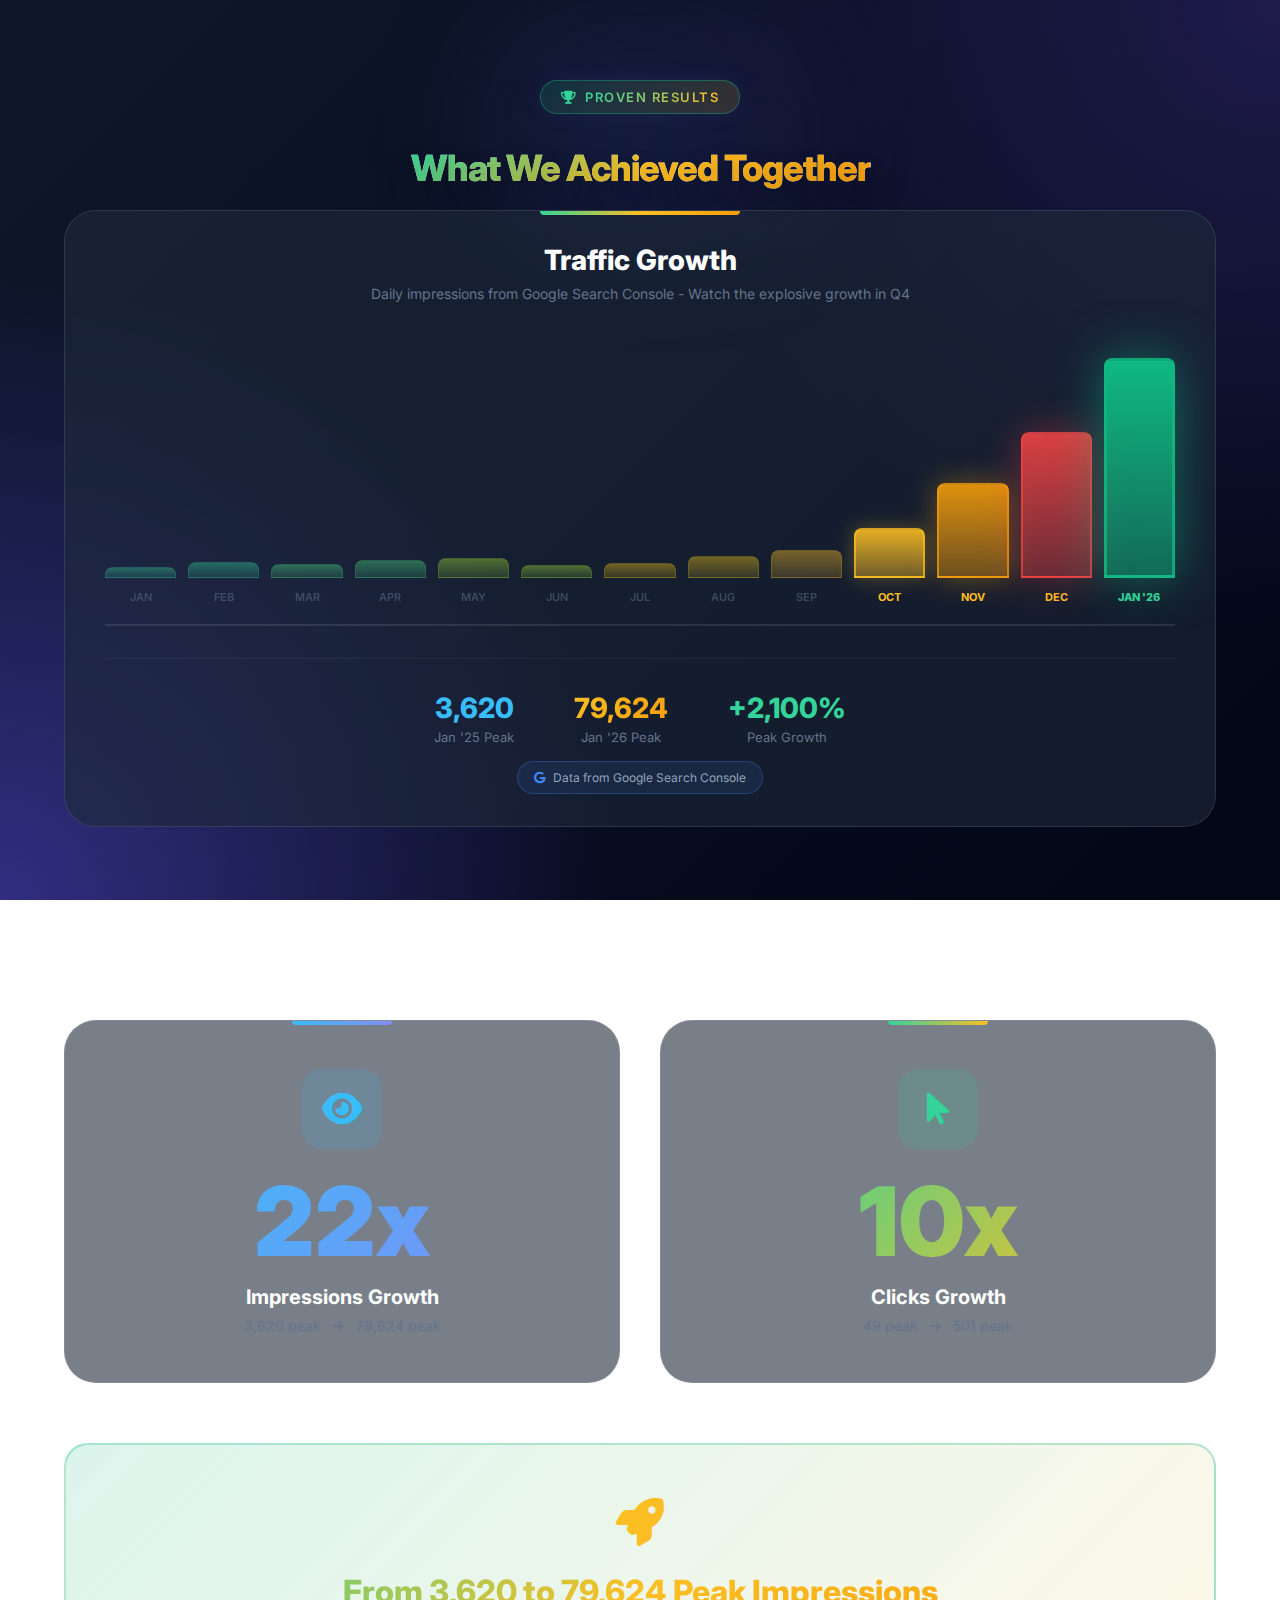
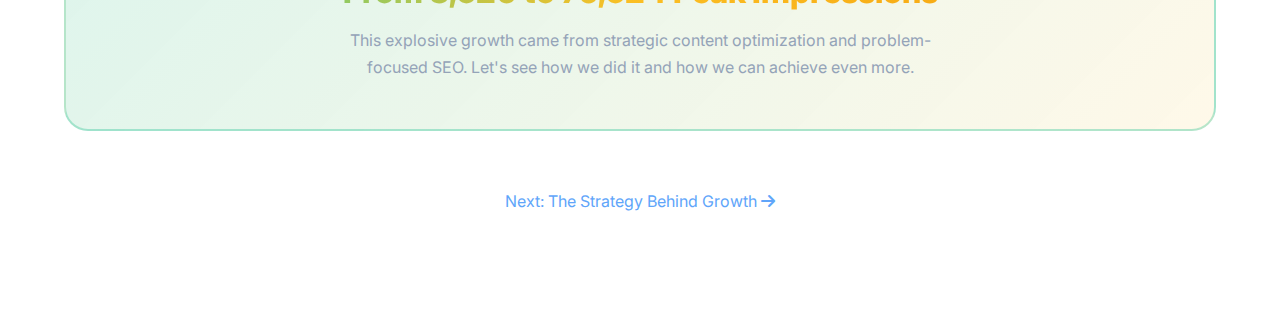
<file: index.html>
<!DOCTYPE html>
<html lang="en">
<head>
    <meta charset="UTF-8">
    <meta name="viewport" content="width=device-width, initial-scale=1.0">
    <meta name="robots" content="noindex, nofollow">
    <title>Our Results: 22x Traffic Growth | VSquare Domain Intelligence</title>
    <link href="https://fonts.googleapis.com/css2?family=Inter:wght@300;400;500;600;700;800;900&display=swap" rel="stylesheet">
    <link rel="stylesheet" href="https://cdnjs.cloudflare.com/ajax/libs/font-awesome/6.4.0/css/all.min.css">
    <link rel="stylesheet" href="styles.css">
    <style>
        /* First Screen Container */
        .first-screen {
            min-height: 100vh;
            box-sizing: border-box;
        }

        /* Big Number Display */
        .big-number-section {
            display: grid;
            grid-template-columns: 1fr 1fr;
            gap: 40px;
            margin-bottom: 60px;
        }

        .big-number-card {
            background: rgba(30, 41, 59, 0.6);
            border: 1px solid rgba(255, 255, 255, 0.1);
            border-radius: 32px;
            padding: 48px 40px;
            text-align: center;
            position: relative;
            overflow: hidden;
            transition: all 0.3s ease;
        }

        .big-number-card:hover {
            transform: translateY(-4px);
            border-color: rgba(255, 255, 255, 0.2);
        }

        .big-number-card::before {
            content: '';
            position: absolute;
            top: 0;
            left: 50%;
            transform: translateX(-50%);
            width: 100px;
            height: 4px;
            border-radius: 0 0 4px 4px;
        }

        .big-number-card.impressions::before {
            background: linear-gradient(90deg, #38bdf8, #818cf8);
        }

        .big-number-card.clicks::before {
            background: linear-gradient(90deg, #34d399, #fbbf24);
        }

        .card-icon {
            width: 80px;
            height: 80px;
            margin: 0 auto 24px;
            border-radius: 20px;
            display: flex;
            align-items: center;
            justify-content: center;
            font-size: 36px;
        }

        .impressions .card-icon {
            background: rgba(56, 189, 248, 0.15);
            color: #38bdf8;
        }

        .clicks .card-icon {
            background: rgba(52, 211, 153, 0.15);
            color: #34d399;
        }

        .big-number {
            font-size: 96px;
            font-weight: 900;
            line-height: 1;
            margin-bottom: 16px;
        }

        .impressions .big-number {
            background: linear-gradient(135deg, #38bdf8 0%, #818cf8 100%);
            -webkit-background-clip: text;
            -webkit-text-fill-color: transparent;
        }

        .clicks .big-number {
            background: linear-gradient(135deg, #34d399 0%, #fbbf24 100%);
            -webkit-background-clip: text;
            -webkit-text-fill-color: transparent;
        }

        .big-number-label {
            font-size: 20px;
            font-weight: 700;
            color: white;
            margin-bottom: 8px;
        }

        .big-number-sub {
            font-size: 14px;
            color: #64748b;
        }

        /* Traffic Growth Section */
        .traffic-growth {
            background: rgba(30, 41, 59, 0.6);
            border: 1px solid rgba(255, 255, 255, 0.1);
            border-radius: 32px;
            padding: 32px 40px;
            position: relative;
            overflow: hidden;
        }

        .traffic-growth::before {
            content: '';
            position: absolute;
            top: 0;
            left: 50%;
            transform: translateX(-50%);
            width: 200px;
            height: 4px;
            background: linear-gradient(90deg, #34d399, #fbbf24, #f59e0b);
            border-radius: 0 0 4px 4px;
        }

        .traffic-title {
            text-align: center;
            margin-bottom: 24px;
        }

        .traffic-title h2 {
            font-size: 28px;
            font-weight: 800;
            color: white;
            margin-bottom: 8px;
        }

        .traffic-title p {
            font-size: 14px;
            color: #64748b;
        }

        /* Monthly Traffic Chart - Fixed Height */
        .monthly-chart {
            display: flex;
            align-items: flex-end;
            justify-content: space-between;
            gap: 12px;
            height: 300px;
            padding: 20px 0;
            border-bottom: 2px solid rgba(255, 255, 255, 0.1);
            position: relative;
        }

        .month-bar-container {
            flex: 1;
            display: flex;
            flex-direction: column;
            align-items: center;
            gap: 12px;
        }

        .month-bar-wrapper {
            height: 250px;
            display: flex;
            align-items: flex-end;
            width: 100%;
        }

        .month-bar {
            width: 100%;
            border-radius: 8px 8px 0 0;
            position: relative;
            transition: all 0.3s ease;
            cursor: pointer;
        }

        .month-bar:hover {
            filter: brightness(1.2);
            transform: scaleY(1.02);
            transform-origin: bottom;
        }

        /* Heights based on PEAK data - scaled proportionally to max 79,624 */
        /* Jan 2025: 3,620 peak -> 4.5% */
        .month-bar[data-month="1"] { height: 11px; background: linear-gradient(180deg, rgba(52, 211, 153, 0.8), rgba(52, 211, 153, 0.3)); border: 1px solid rgba(52, 211, 153, 0.5); }
        /* Feb 2025: 5,016 peak -> 6.3% */
        .month-bar[data-month="2"] { height: 16px; background: linear-gradient(180deg, rgba(52, 211, 153, 0.8), rgba(52, 211, 153, 0.3)); border: 1px solid rgba(52, 211, 153, 0.5); }
        /* Mar 2025: 4,535 peak -> 5.7% */
        .month-bar[data-month="3"] { height: 14px; background: linear-gradient(180deg, rgba(74, 222, 128, 0.8), rgba(74, 222, 128, 0.3)); border: 1px solid rgba(74, 222, 128, 0.5); }
        /* Apr 2025: 5,728 peak -> 7.2% */
        .month-bar[data-month="4"] { height: 18px; background: linear-gradient(180deg, rgba(74, 222, 128, 0.8), rgba(74, 222, 128, 0.3)); border: 1px solid rgba(74, 222, 128, 0.5); }
        /* May 2025: 6,259 peak -> 7.9% */
        .month-bar[data-month="5"] { height: 20px; background: linear-gradient(180deg, rgba(163, 230, 53, 0.8), rgba(163, 230, 53, 0.3)); border: 1px solid rgba(163, 230, 53, 0.5); }
        /* Jun 2025: 4,083 peak -> 5.1% */
        .month-bar[data-month="6"] { height: 13px; background: linear-gradient(180deg, rgba(163, 230, 53, 0.8), rgba(163, 230, 53, 0.3)); border: 1px solid rgba(163, 230, 53, 0.5); }
        /* Jul 2025: 4,819 peak -> 6.1% */
        .month-bar[data-month="7"] { height: 15px; background: linear-gradient(180deg, rgba(250, 204, 21, 0.8), rgba(250, 204, 21, 0.3)); border: 1px solid rgba(250, 204, 21, 0.5); }
        /* Aug 2025: 7,044 peak -> 8.8% */
        .month-bar[data-month="8"] { height: 22px; background: linear-gradient(180deg, rgba(250, 204, 21, 0.8), rgba(250, 204, 21, 0.3)); border: 1px solid rgba(250, 204, 21, 0.5); }
        /* Sep 2025: 9,059 peak -> 11.4% */
        .month-bar[data-month="9"] { height: 28px; background: linear-gradient(180deg, rgba(251, 191, 36, 0.85), rgba(251, 191, 36, 0.35)); border: 1px solid rgba(251, 191, 36, 0.6); }
        /* Oct 2025: 16,035 peak -> 20.1% */
        .month-bar[data-month="10"] { height: 50px; background: linear-gradient(180deg, rgba(251, 191, 36, 0.9), rgba(251, 191, 36, 0.4)); border: 2px solid rgba(251, 191, 36, 0.7); box-shadow: 0 0 20px rgba(251, 191, 36, 0.3); }
        /* Nov 2025: 30,094 peak -> 37.8% */
        .month-bar[data-month="11"] { height: 95px; background: linear-gradient(180deg, rgba(245, 158, 11, 0.9), rgba(245, 158, 11, 0.4)); border: 2px solid rgba(245, 158, 11, 0.7); box-shadow: 0 0 30px rgba(245, 158, 11, 0.4); }
        /* Dec 2025: 46,645 peak -> 58.6% */
        .month-bar[data-month="12"] { height: 146px; background: linear-gradient(180deg, rgba(239, 68, 68, 0.9), rgba(239, 68, 68, 0.4)); border: 2px solid rgba(239, 68, 68, 0.7); box-shadow: 0 0 40px rgba(239, 68, 68, 0.4); }
        /* Jan 2026: 79,624 peak -> 100% */
        .month-bar[data-month="13"] { height: 220px; background: linear-gradient(180deg, rgba(16, 185, 129, 1), rgba(16, 185, 129, 0.5)); border: 3px solid rgba(16, 185, 129, 0.8); box-shadow: 0 0 50px rgba(16, 185, 129, 0.5); animation: currentPulse 2s ease-in-out infinite; }

        @keyframes currentPulse {
            0%, 100% { box-shadow: 0 0 30px rgba(16, 185, 129, 0.5); }
            50% { box-shadow: 0 0 60px rgba(16, 185, 129, 0.7); }
        }

        .month-label {
            font-size: 11px;
            font-weight: 600;
            color: #64748b;
            text-transform: uppercase;
        }

        .month-label.highlight {
            color: #fbbf24;
            font-weight: 700;
        }

        .month-label.current {
            color: #34d399;
            font-weight: 800;
        }

        /* Dim earlier months to highlight growth period */
        .month-bar-container:nth-child(-n+9) {
            opacity: 0.5;
        }

        /* Highlight growth period (Oct, Nov, Dec, Jan) */
        .month-bar-container:nth-child(n+10) {
            opacity: 1;
        }

        .month-bar-container {
            position: relative;
            z-index: 1;
        }


        /* Tooltip for bar click */
        .bar-tooltip {
            position: absolute;
            bottom: calc(100% + 10px);
            left: 50%;
            transform: translateX(-50%);
            background: rgba(15, 23, 42, 0.95);
            border: 1px solid rgba(255, 255, 255, 0.2);
            border-radius: 12px;
            padding: 12px 16px;
            min-width: 140px;
            opacity: 0;
            visibility: hidden;
            transition: all 0.2s ease;
            z-index: 100;
            box-shadow: 0 10px 40px rgba(0, 0, 0, 0.4);
        }

        .bar-tooltip.active {
            opacity: 1;
            visibility: visible;
        }

        .bar-tooltip::after {
            content: '';
            position: absolute;
            top: 100%;
            left: 50%;
            transform: translateX(-50%);
            border: 8px solid transparent;
            border-top-color: rgba(15, 23, 42, 0.95);
        }

        .tooltip-title {
            font-size: 12px;
            font-weight: 700;
            color: white;
            margin-bottom: 8px;
            text-align: center;
        }

        .tooltip-row {
            display: flex;
            justify-content: space-between;
            align-items: center;
            margin-bottom: 6px;
        }

        .tooltip-row:last-child {
            margin-bottom: 0;
        }

        .tooltip-label {
            font-size: 11px;
            color: #94a3b8;
        }

        .tooltip-value {
            font-size: 12px;
            font-weight: 700;
        }

        .tooltip-value.impressions {
            color: #38bdf8;
        }

        .tooltip-value.clicks {
            color: #34d399;
        }

        .month-bar-wrapper {
            position: relative;
        }

        /* Key Stats Row */
        .stats-row {
            display: flex;
            justify-content: center;
            gap: 60px;
            margin-top: 32px;
            padding-top: 32px;
            border-top: 1px solid rgba(255, 255, 255, 0.05);
        }

        .stat-item {
            text-align: center;
        }

        .stat-value {
            font-size: 28px;
            font-weight: 800;
            margin-bottom: 4px;
        }

        .stat-value.blue { color: #38bdf8; }
        .stat-value.green { color: #34d399; }
        .stat-value.gold {
            background: linear-gradient(135deg, #fbbf24, #f59e0b);
            -webkit-background-clip: text;
            -webkit-text-fill-color: transparent;
        }

        .stat-label {
            font-size: 13px;
            color: #64748b;
        }

        /* Data Source */
        .data-source {
            text-align: center;
            margin-top: 16px;
        }

        .data-source span {
            display: inline-flex;
            align-items: center;
            gap: 8px;
            padding: 8px 16px;
            background: rgba(66, 133, 244, 0.1);
            border: 1px solid rgba(66, 133, 244, 0.3);
            border-radius: 20px;
            font-size: 12px;
            color: #94a3b8;
        }

        .data-source i { color: #4285f4; }

        /* Final Statement */
        .final-statement {
            background: linear-gradient(135deg, rgba(16, 185, 129, 0.15) 0%, rgba(251, 191, 36, 0.1) 100%);
            border: 2px solid rgba(16, 185, 129, 0.3);
            border-radius: 24px;
            padding: 48px;
            text-align: center;
            margin-bottom: 60px;
        }

        .final-statement h3 {
            font-size: 32px;
            font-weight: 800;
            background: linear-gradient(135deg, #34d399 0%, #fbbf24 50%, #f59e0b 100%);
            -webkit-background-clip: text;
            -webkit-text-fill-color: transparent;
            margin-bottom: 16px;
        }

        .final-statement p {
            font-size: 16px;
            color: #94a3b8;
            max-width: 600px;
            margin: 0 auto;
            line-height: 1.7;
        }

        /* Responsive */
        @media (max-width: 1024px) {
            .big-number-section {
                grid-template-columns: 1fr;
                gap: 24px;
            }

            .monthly-chart { gap: 8px; }
            .stats-row { gap: 40px; }
        }

        @media (max-width: 768px) {
            .first-screen {
                min-height: 100vh;
                min-height: 100dvh;
            }

            .container {
                padding: 16px;
            }

            .header h1 {
                font-size: 24px !important;
            }

            .header p {
                font-size: 13px !important;
            }

            .header {
                margin-bottom: 16px !important;
            }

            .big-number-section {
                grid-template-columns: 1fr 1fr;
                gap: 16px;
                margin-bottom: 40px;
            }

            .big-number-card {
                padding: 24px 16px;
            }

            .card-icon {
                width: 56px;
                height: 56px;
                font-size: 24px;
                margin-bottom: 16px;
            }

            .big-number {
                font-size: 56px;
            }

            .big-number-label {
                font-size: 14px;
            }

            .big-number-sub {
                font-size: 11px;
            }

            .traffic-growth {
                padding: 20px 16px;
                border-radius: 20px;
            }

            .traffic-title {
                margin-bottom: 16px;
            }

            .traffic-title h2 {
                font-size: 20px;
            }

            .traffic-title p {
                font-size: 12px;
            }

            .monthly-chart {
                gap: 4px;
                height: 200px;
            }

            .bar-tooltip {
                min-width: 120px;
                padding: 10px 12px;
            }

            .tooltip-title {
                font-size: 11px;
            }

            .tooltip-label,
            .tooltip-value {
                font-size: 10px;
            }

            .month-bar-wrapper {
                height: 160px;
            }

            /* Mobile bar heights - scaled down based on peak values */
            .month-bar[data-month="1"] { height: 7px; }
            .month-bar[data-month="2"] { height: 10px; }
            .month-bar[data-month="3"] { height: 9px; }
            .month-bar[data-month="4"] { height: 11px; }
            .month-bar[data-month="5"] { height: 13px; }
            .month-bar[data-month="6"] { height: 8px; }
            .month-bar[data-month="7"] { height: 10px; }
            .month-bar[data-month="8"] { height: 14px; }
            .month-bar[data-month="9"] { height: 18px; }
            .month-bar[data-month="10"] { height: 32px; }
            .month-bar[data-month="11"] { height: 60px; }
            .month-bar[data-month="12"] { height: 94px; }
            .month-bar[data-month="13"] { height: 140px; }

            .month-bar-container {
                gap: 8px;
            }

            .month-label {
                font-size: 8px;
            }

            .stats-row {
                flex-direction: row;
                gap: 20px;
                margin-top: 20px;
                padding-top: 20px;
            }

            .stat-value {
                font-size: 18px;
            }

            .stat-label {
                font-size: 10px;
            }

            .data-source {
                margin-top: 12px;
            }

            .data-source span {
                font-size: 10px;
                padding: 6px 12px;
            }

            .final-statement {
                padding: 32px 20px;
                margin-bottom: 32px;
            }

            .final-statement h3 {
                font-size: 20px !important;
            }

            .final-statement p {
                font-size: 14px;
            }
        }
    </style>
</head>
<body>
    <div class="container">
        <!-- First Screen - Fits Viewport -->
        <div class="first-screen">
            <!-- Hero Section -->
            <header class="header" style="margin-bottom: 20px;">
                <div class="phase-badge" style="background: linear-gradient(135deg, rgba(16, 185, 129, 0.15), rgba(251, 191, 36, 0.15)); border-color: rgba(16, 185, 129, 0.4);">
                    <i class="fa-solid fa-trophy" style="color: #34d399;"></i>
                    <span style="background: linear-gradient(90deg, #34d399, #fbbf24); -webkit-background-clip: text; -webkit-text-fill-color: transparent;">Proven Results</span>
                </div>

                <h1 style="font-size: 36px; margin-bottom: 8px;">
                    <span style="background: linear-gradient(135deg, #34d399 0%, #fbbf24 50%, #f59e0b 100%); -webkit-background-clip: text; -webkit-text-fill-color: transparent;">What We Achieved Together</span>
                </h1>
            </header>

            <!-- Traffic Growth Section -->
            <div class="traffic-growth">
                <div class="traffic-title">
                    <h2>Traffic Growth</h2>
                    <p>Daily impressions from Google Search Console - Watch the explosive growth in Q4</p>
                </div>

                <div class="monthly-chart">
                    <div class="month-bar-container">
                        <div class="month-bar-wrapper">
                            <div class="month-bar" data-month="1"></div>
                            <div class="bar-tooltip">
                                <div class="tooltip-title">Jan '25 Peak</div>
                                <div class="tooltip-row">
                                    <span class="tooltip-label">Impressions</span>
                                    <span class="tooltip-value impressions">3,620</span>
                                </div>
                                <div class="tooltip-row">
                                    <span class="tooltip-label">Clicks</span>
                                    <span class="tooltip-value clicks">49</span>
                                </div>
                            </div>
                        </div>
                        <div class="month-label">Jan</div>
                    </div>
                    <div class="month-bar-container">
                        <div class="month-bar-wrapper">
                            <div class="month-bar" data-month="2"></div>
                            <div class="bar-tooltip">
                                <div class="tooltip-title">Feb '25 Peak</div>
                                <div class="tooltip-row">
                                    <span class="tooltip-label">Impressions</span>
                                    <span class="tooltip-value impressions">5,016</span>
                                </div>
                                <div class="tooltip-row">
                                    <span class="tooltip-label">Clicks</span>
                                    <span class="tooltip-value clicks">38</span>
                                </div>
                            </div>
                        </div>
                        <div class="month-label">Feb</div>
                    </div>
                    <div class="month-bar-container">
                        <div class="month-bar-wrapper">
                            <div class="month-bar" data-month="3"></div>
                            <div class="bar-tooltip">
                                <div class="tooltip-title">Mar '25 Peak</div>
                                <div class="tooltip-row">
                                    <span class="tooltip-label">Impressions</span>
                                    <span class="tooltip-value impressions">4,535</span>
                                </div>
                                <div class="tooltip-row">
                                    <span class="tooltip-label">Clicks</span>
                                    <span class="tooltip-value clicks">42</span>
                                </div>
                            </div>
                        </div>
                        <div class="month-label">Mar</div>
                    </div>
                    <div class="month-bar-container">
                        <div class="month-bar-wrapper">
                            <div class="month-bar" data-month="4"></div>
                            <div class="bar-tooltip">
                                <div class="tooltip-title">Apr '25 Peak</div>
                                <div class="tooltip-row">
                                    <span class="tooltip-label">Impressions</span>
                                    <span class="tooltip-value impressions">5,728</span>
                                </div>
                                <div class="tooltip-row">
                                    <span class="tooltip-label">Clicks</span>
                                    <span class="tooltip-value clicks">45</span>
                                </div>
                            </div>
                        </div>
                        <div class="month-label">Apr</div>
                    </div>
                    <div class="month-bar-container">
                        <div class="month-bar-wrapper">
                            <div class="month-bar" data-month="5"></div>
                            <div class="bar-tooltip">
                                <div class="tooltip-title">May '25 Peak</div>
                                <div class="tooltip-row">
                                    <span class="tooltip-label">Impressions</span>
                                    <span class="tooltip-value impressions">6,259</span>
                                </div>
                                <div class="tooltip-row">
                                    <span class="tooltip-label">Clicks</span>
                                    <span class="tooltip-value clicks">40</span>
                                </div>
                            </div>
                        </div>
                        <div class="month-label">May</div>
                    </div>
                    <div class="month-bar-container">
                        <div class="month-bar-wrapper">
                            <div class="month-bar" data-month="6"></div>
                            <div class="bar-tooltip">
                                <div class="tooltip-title">Jun '25 Peak</div>
                                <div class="tooltip-row">
                                    <span class="tooltip-label">Impressions</span>
                                    <span class="tooltip-value impressions">4,083</span>
                                </div>
                                <div class="tooltip-row">
                                    <span class="tooltip-label">Clicks</span>
                                    <span class="tooltip-value clicks">33</span>
                                </div>
                            </div>
                        </div>
                        <div class="month-label">Jun</div>
                    </div>
                    <div class="month-bar-container">
                        <div class="month-bar-wrapper">
                            <div class="month-bar" data-month="7"></div>
                            <div class="bar-tooltip">
                                <div class="tooltip-title">Jul '25 Peak</div>
                                <div class="tooltip-row">
                                    <span class="tooltip-label">Impressions</span>
                                    <span class="tooltip-value impressions">4,819</span>
                                </div>
                                <div class="tooltip-row">
                                    <span class="tooltip-label">Clicks</span>
                                    <span class="tooltip-value clicks">35</span>
                                </div>
                            </div>
                        </div>
                        <div class="month-label">Jul</div>
                    </div>
                    <div class="month-bar-container">
                        <div class="month-bar-wrapper">
                            <div class="month-bar" data-month="8"></div>
                            <div class="bar-tooltip">
                                <div class="tooltip-title">Aug '25 Peak</div>
                                <div class="tooltip-row">
                                    <span class="tooltip-label">Impressions</span>
                                    <span class="tooltip-value impressions">7,044</span>
                                </div>
                                <div class="tooltip-row">
                                    <span class="tooltip-label">Clicks</span>
                                    <span class="tooltip-value clicks">46</span>
                                </div>
                            </div>
                        </div>
                        <div class="month-label">Aug</div>
                    </div>
                    <div class="month-bar-container">
                        <div class="month-bar-wrapper">
                            <div class="month-bar" data-month="9"></div>
                            <div class="bar-tooltip">
                                <div class="tooltip-title">Sep '25 Peak</div>
                                <div class="tooltip-row">
                                    <span class="tooltip-label">Impressions</span>
                                    <span class="tooltip-value impressions">9,059</span>
                                </div>
                                <div class="tooltip-row">
                                    <span class="tooltip-label">Clicks</span>
                                    <span class="tooltip-value clicks">82</span>
                                </div>
                            </div>
                        </div>
                        <div class="month-label">Sep</div>
                    </div>
                    <div class="month-bar-container">
                        <div class="month-bar-wrapper">
                            <div class="month-bar" data-month="10"></div>
                            <div class="bar-tooltip">
                                <div class="tooltip-title">Oct '25 Peak</div>
                                <div class="tooltip-row">
                                    <span class="tooltip-label">Impressions</span>
                                    <span class="tooltip-value impressions">16,035</span>
                                </div>
                                <div class="tooltip-row">
                                    <span class="tooltip-label">Clicks</span>
                                    <span class="tooltip-value clicks">122</span>
                                </div>
                            </div>
                        </div>
                        <div class="month-label highlight">Oct</div>
                    </div>
                    <div class="month-bar-container">
                        <div class="month-bar-wrapper">
                            <div class="month-bar" data-month="11"></div>
                            <div class="bar-tooltip">
                                <div class="tooltip-title">Nov '25 Peak</div>
                                <div class="tooltip-row">
                                    <span class="tooltip-label">Impressions</span>
                                    <span class="tooltip-value impressions">30,094</span>
                                </div>
                                <div class="tooltip-row">
                                    <span class="tooltip-label">Clicks</span>
                                    <span class="tooltip-value clicks">223</span>
                                </div>
                            </div>
                        </div>
                        <div class="month-label highlight">Nov</div>
                    </div>
                    <div class="month-bar-container">
                        <div class="month-bar-wrapper">
                            <div class="month-bar" data-month="12"></div>
                            <div class="bar-tooltip">
                                <div class="tooltip-title">Dec '25 Peak</div>
                                <div class="tooltip-row">
                                    <span class="tooltip-label">Impressions</span>
                                    <span class="tooltip-value impressions">46,645</span>
                                </div>
                                <div class="tooltip-row">
                                    <span class="tooltip-label">Clicks</span>
                                    <span class="tooltip-value clicks">315</span>
                                </div>
                            </div>
                        </div>
                        <div class="month-label highlight">Dec</div>
                    </div>
                    <div class="month-bar-container">
                        <div class="month-bar-wrapper">
                            <div class="month-bar" data-month="13"></div>
                            <div class="bar-tooltip">
                                <div class="tooltip-title">Jan '26 Peak</div>
                                <div class="tooltip-row">
                                    <span class="tooltip-label">Impressions</span>
                                    <span class="tooltip-value impressions">79,624</span>
                                </div>
                                <div class="tooltip-row">
                                    <span class="tooltip-label">Clicks</span>
                                    <span class="tooltip-value clicks">501</span>
                                </div>
                            </div>
                        </div>
                        <div class="month-label current">Jan '26</div>
                    </div>
                </div>

                <div class="stats-row">
                    <div class="stat-item">
                        <div class="stat-value blue">3,620</div>
                        <div class="stat-label">Jan '25 Peak</div>
                    </div>
                    <div class="stat-item">
                        <div class="stat-value gold">79,624</div>
                        <div class="stat-label">Jan '26 Peak</div>
                    </div>
                    <div class="stat-item">
                        <div class="stat-value green">+2,100%</div>
                        <div class="stat-label">Peak Growth</div>
                    </div>
                </div>

                <div class="data-source">
                    <span><i class="fa-brands fa-google"></i> Data from Google Search Console</span>
                </div>
            </div>
        </div>
        <!-- End First Screen -->

        <!-- Below the Fold - Scroll to see -->
        <!-- Big Numbers Section -->
        <div class="big-number-section" style="margin-top: 40px;">
            <div class="big-number-card impressions">
                <div class="card-icon">
                    <i class="fa-solid fa-eye"></i>
                </div>
                <div class="big-number">22x</div>
                <div class="big-number-label">Impressions Growth</div>
                <div class="big-number-sub">3,620 peak <i class="fa-solid fa-arrow-right" style="margin: 0 8px; font-size: 12px;"></i> 79,624 peak</div>
            </div>

            <div class="big-number-card clicks">
                <div class="card-icon">
                    <i class="fa-solid fa-mouse-pointer"></i>
                </div>
                <div class="big-number">10x</div>
                <div class="big-number-label">Clicks Growth</div>
                <div class="big-number-sub">49 peak <i class="fa-solid fa-arrow-right" style="margin: 0 8px; font-size: 12px;"></i> 501 peak</div>
            </div>
        </div>

        <!-- Final Statement -->
        <div class="final-statement">
            <div style="font-size: 48px; margin-bottom: 20px;">
                <i class="fa-solid fa-rocket" style="color: #fbbf24;"></i>
            </div>
            <h3>From 3,620 to 79,624 Peak Impressions</h3>
            <p>This explosive growth came from strategic content optimization and problem-focused SEO. Let's see how we did it and how we can achieve even more.</p>
        </div>

        <!-- Next Page Link -->
        <div style="text-align: center; margin: 40px 0;">
            <a href="1.traffic-knowledge-graph.html" style="color: #60a5fa; font-size: 16px; text-decoration: none;">
                Next: The Strategy Behind Growth <i class="fa-solid fa-arrow-right"></i>
            </a>
        </div>
    </div>

    <script>
        // Bar click functionality
        document.querySelectorAll('.month-bar').forEach(bar => {
            bar.addEventListener('click', function(e) {
                e.stopPropagation();

                // Close all other tooltips
                document.querySelectorAll('.bar-tooltip').forEach(tip => {
                    tip.classList.remove('active');
                });

                // Toggle current tooltip
                const tooltip = this.parentElement.querySelector('.bar-tooltip');
                tooltip.classList.toggle('active');
            });
        });

        // Close tooltip when clicking outside
        document.addEventListener('click', function() {
            document.querySelectorAll('.bar-tooltip').forEach(tip => {
                tip.classList.remove('active');
            });
        });
    </script>
</body>
</html>
</file>
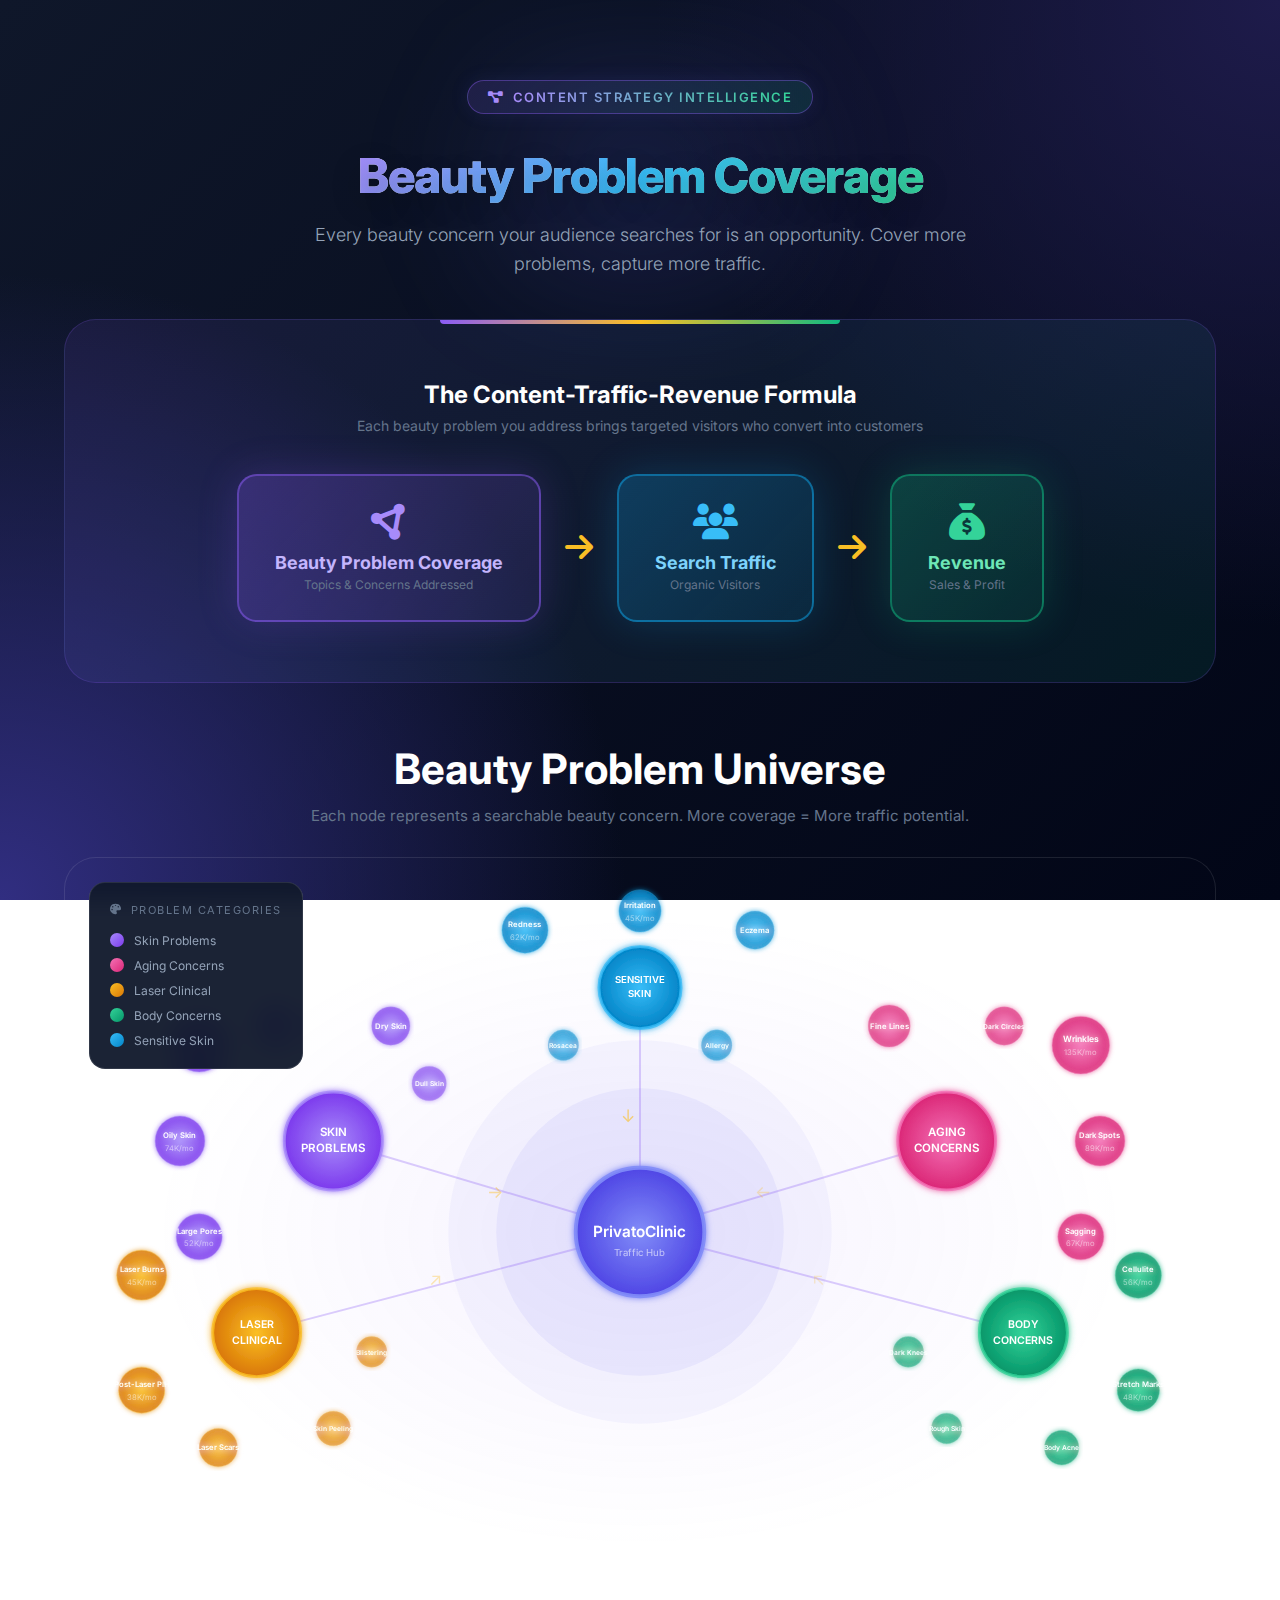
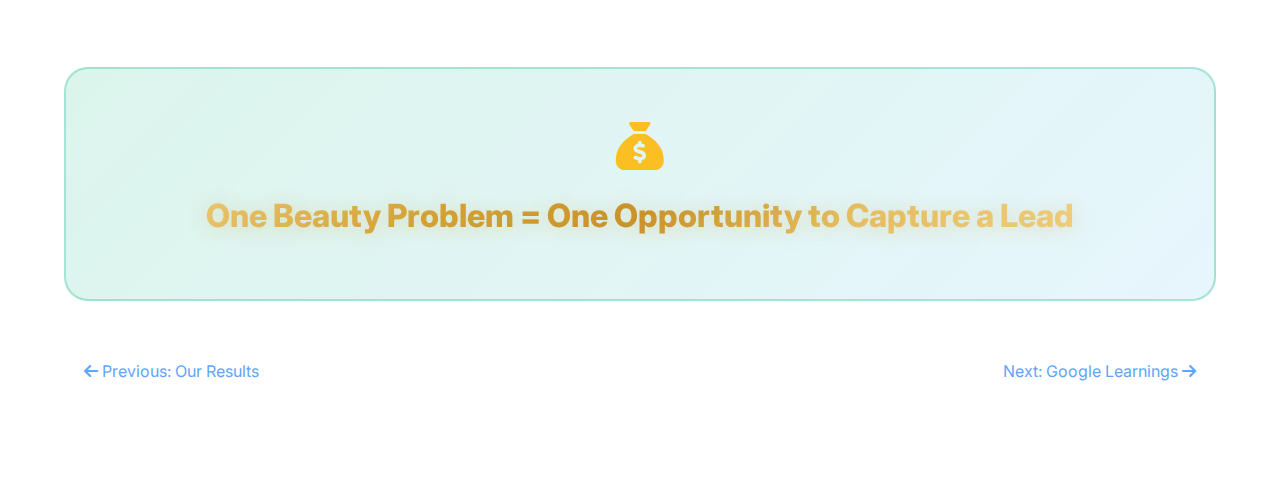
<file: 1.traffic-knowledge-graph.html>
<!DOCTYPE html>
<html lang="en">
<head>
    <meta charset="UTF-8">
    <meta name="viewport" content="width=device-width, initial-scale=1.0">
    <meta name="robots" content="noindex, nofollow">
    <title>Beauty Problem Coverage = Traffic = Money | VSquare Domain Intelligence</title>
    <link href="https://fonts.googleapis.com/css2?family=Inter:wght@300;400;500;600;700;800&display=swap" rel="stylesheet">
    <link rel="stylesheet" href="https://cdnjs.cloudflare.com/ajax/libs/font-awesome/6.4.0/css/all.min.css">
    <link rel="stylesheet" href="styles.css">
    <style>
        /* Hero Formula Section */
        .formula-hero {
            text-align: center;
            margin-bottom: 60px;
            padding: 60px 40px;
            background: linear-gradient(135deg, rgba(139, 92, 246, 0.1) 0%, rgba(16, 185, 129, 0.1) 100%);
            border: 1px solid rgba(139, 92, 246, 0.2);
            border-radius: 32px;
            position: relative;
            overflow: hidden;
        }

        .formula-hero::before {
            content: '';
            position: absolute;
            top: 0;
            left: 50%;
            transform: translateX(-50%);
            width: 400px;
            height: 4px;
            background: linear-gradient(90deg, #8b5cf6, #fbbf24, #10b981);
            border-radius: 0 0 4px 4px;
        }

        .formula-flow {
            display: flex;
            align-items: center;
            justify-content: center;
            gap: 24px;
            flex-wrap: wrap;
            margin-top: 40px;
        }

        .formula-box {
            padding: 28px 36px;
            border-radius: 20px;
            text-align: center;
            position: relative;
        }

        .formula-box.problems {
            background: linear-gradient(135deg, rgba(139, 92, 246, 0.25), rgba(139, 92, 246, 0.1));
            border: 2px solid rgba(139, 92, 246, 0.5);
            box-shadow: 0 0 40px rgba(139, 92, 246, 0.2);
        }

        .formula-box.traffic {
            background: linear-gradient(135deg, rgba(14, 165, 233, 0.25), rgba(14, 165, 233, 0.1));
            border: 2px solid rgba(14, 165, 233, 0.5);
            box-shadow: 0 0 40px rgba(14, 165, 233, 0.2);
        }

        .formula-box.money {
            background: linear-gradient(135deg, rgba(16, 185, 129, 0.25), rgba(16, 185, 129, 0.1));
            border: 2px solid rgba(16, 185, 129, 0.5);
            box-shadow: 0 0 40px rgba(16, 185, 129, 0.2);
        }

        .formula-box i {
            font-size: 36px;
            margin-bottom: 12px;
            display: block;
        }

        .formula-box.problems i { color: #a78bfa; }
        .formula-box.traffic i { color: #38bdf8; }
        .formula-box.money i { color: #34d399; }

        .formula-box-title {
            font-size: 18px;
            font-weight: 700;
            margin-bottom: 4px;
        }

        .formula-box.problems .formula-box-title { color: #c4b5fd; }
        .formula-box.traffic .formula-box-title { color: #7dd3fc; }
        .formula-box.money .formula-box-title { color: #6ee7b7; }

        .formula-box-sub {
            font-size: 12px;
            color: #64748b;
        }

        .formula-arrow {
            font-size: 32px;
            color: #fbbf24;
            animation: pulseArrow 2s ease-in-out infinite;
        }

        @keyframes pulseArrow {
            0%, 100% { opacity: 0.6; transform: scale(1); }
            50% { opacity: 1; transform: scale(1.1); }
        }

        /* Knowledge Graph Container */
        .kg-container {
            position: relative;
            width: 100%;
            height: 750px;
            background: radial-gradient(ellipse at center, rgba(139, 92, 246, 0.08) 0%, transparent 60%);
            border-radius: 32px;
            border: 1px solid rgba(255, 255, 255, 0.1);
            overflow: hidden;
            margin-bottom: 60px;
        }

        .kg-svg {
            width: 100%;
            height: 100%;
        }

        /* Entity Node Styles */
        .entity-node {
            cursor: pointer;
            transition: all 0.3s ease;
        }

        .entity-node:hover {
            filter: brightness(1.3);
        }

        .entity-label {
            font-family: 'Inter', sans-serif;
            font-weight: 600;
            fill: white;
            text-anchor: middle;
            pointer-events: none;
        }

        .entity-sublabel {
            font-family: 'Inter', sans-serif;
            font-weight: 400;
            fill: rgba(255,255,255,0.5);
            text-anchor: middle;
            font-size: 8px;
            pointer-events: none;
        }

        /* Connection Lines */
        .connection-line {
            stroke: rgba(255, 255, 255, 0.1);
            stroke-width: 1;
            fill: none;
        }

        .connection-line.strong {
            stroke: rgba(139, 92, 246, 0.3);
            stroke-width: 2;
        }

        /* Legend */
        .kg-legend {
            position: absolute;
            top: 24px;
            left: 24px;
            background: rgba(15, 23, 42, 0.95);
            backdrop-filter: blur(12px);
            border: 1px solid rgba(255, 255, 255, 0.1);
            border-radius: 16px;
            padding: 20px;
        }

        .legend-title {
            font-size: 11px;
            text-transform: uppercase;
            letter-spacing: 1.5px;
            color: #64748b;
            margin-bottom: 16px;
            display: flex;
            align-items: center;
            gap: 8px;
        }

        .legend-item {
            display: flex;
            align-items: center;
            gap: 10px;
            margin-bottom: 10px;
            font-size: 12px;
            color: #94a3b8;
        }

        .legend-item:last-child {
            margin-bottom: 0;
        }

        .legend-circle {
            border-radius: 50%;
            flex-shrink: 0;
        }

        /* Traffic Stats Panel */
        .kg-stats {
            position: absolute;
            top: 24px;
            right: 24px;
            background: rgba(15, 23, 42, 0.95);
            backdrop-filter: blur(12px);
            border: 1px solid rgba(255, 255, 255, 0.1);
            border-radius: 16px;
            padding: 20px;
            min-width: 200px;
        }

        .kg-stats-title {
            font-size: 11px;
            text-transform: uppercase;
            letter-spacing: 1.5px;
            color: #64748b;
            margin-bottom: 16px;
            display: flex;
            align-items: center;
            gap: 8px;
        }

        .kg-stat-row {
            display: flex;
            justify-content: space-between;
            align-items: center;
            padding: 8px 0;
            border-bottom: 1px solid rgba(255, 255, 255, 0.05);
        }

        .kg-stat-row:last-child {
            border-bottom: none;
        }

        .kg-stat-label {
            font-size: 13px;
            color: #94a3b8;
        }

        .kg-stat-value {
            font-size: 14px;
            font-weight: 700;
            color: #38bdf8;
        }

        .kg-stat-value.highlight {
            color: #34d399;
        }

        /* Center Hub Glow */
        .center-glow {
            animation: centerPulse 4s ease-in-out infinite;
        }

        @keyframes centerPulse {
            0%, 100% { opacity: 0.3; }
            50% { opacity: 0.6; }
        }

        /* Insight Section */
        .insight-section {
            display: grid;
            grid-template-columns: repeat(3, 1fr);
            gap: 24px;
            margin-bottom: 60px;
        }

        .insight-card {
            background: rgba(30, 41, 59, 0.6);
            border: 1px solid rgba(255, 255, 255, 0.1);
            border-radius: 20px;
            padding: 32px;
            text-align: center;
            position: relative;
            overflow: hidden;
            transition: all 0.3s ease;
        }

        .insight-card:hover {
            transform: translateY(-4px);
            border-color: rgba(255, 255, 255, 0.2);
        }

        .insight-card::before {
            content: '';
            position: absolute;
            top: 0;
            left: 50%;
            transform: translateX(-50%);
            width: 60px;
            height: 3px;
            border-radius: 0 0 3px 3px;
        }

        .insight-card:nth-child(1)::before { background: #a78bfa; }
        .insight-card:nth-child(2)::before { background: #38bdf8; }
        .insight-card:nth-child(3)::before { background: #34d399; }

        .insight-icon {
            width: 64px;
            height: 64px;
            margin: 0 auto 20px;
            border-radius: 16px;
            display: flex;
            align-items: center;
            justify-content: center;
            font-size: 28px;
        }

        .insight-card:nth-child(1) .insight-icon {
            background: rgba(167, 139, 250, 0.15);
            color: #a78bfa;
        }

        .insight-card:nth-child(2) .insight-icon {
            background: rgba(56, 189, 248, 0.15);
            color: #38bdf8;
        }

        .insight-card:nth-child(3) .insight-icon {
            background: rgba(52, 211, 153, 0.15);
            color: #34d399;
        }

        .insight-value {
            font-size: 42px;
            font-weight: 800;
            margin-bottom: 8px;
        }

        .insight-card:nth-child(1) .insight-value { color: #a78bfa; }
        .insight-card:nth-child(2) .insight-value { color: #38bdf8; }
        .insight-card:nth-child(3) .insight-value { color: #34d399; }

        .insight-label {
            font-size: 14px;
            color: #94a3b8;
        }

        /* Final CTA */
        .final-cta {
            background: linear-gradient(135deg, rgba(16, 185, 129, 0.15) 0%, rgba(14, 165, 233, 0.1) 100%);
            border: 2px solid rgba(16, 185, 129, 0.3);
            border-radius: 24px;
            padding: 48px;
            text-align: center;
            margin-bottom: 60px;
        }

        .final-cta h3 {
            font-size: 28px;
            font-weight: 800;
            color: white;
            margin-bottom: 16px;
        }

        .final-cta p {
            font-size: 16px;
            color: #94a3b8;
            max-width: 700px;
            margin: 0 auto;
            line-height: 1.7;
        }

        /* Responsive */
        @media (max-width: 1024px) {
            .insight-section { grid-template-columns: 1fr; }
            .formula-flow { gap: 16px; }
        }

        @media (max-width: 768px) {
            .kg-container { height: 500px; }
            .kg-legend, .kg-stats { display: none; }
            .formula-box { padding: 20px 24px; }
            .formula-box i { font-size: 28px; }
            .formula-box-title { font-size: 14px; }
            .formula-arrow { font-size: 24px; }
        }

        /* Enhanced Mobile Responsive Styles */
        @media (max-width: 768px) {
            .container {
                padding: 20px 16px;
            }

            .header h1, [style*="font-size: 48px"] {
                font-size: 28px !important;
            }

            .header p, [style*="font-size: 18px"] {
                font-size: 14px !important;
            }

            .formula-hero {
                padding: 30px 20px;
                margin-bottom: 30px;
            }

            .formula-hero h2 {
                font-size: 18px;
            }

            .formula-flow {
                flex-direction: column;
                gap: 12px;
            }

            .formula-box {
                padding: 16px 20px;
                width: 100%;
            }

            .formula-box i {
                font-size: 24px;
            }

            .formula-box-title {
                font-size: 14px;
            }

            .formula-arrow {
                transform: rotate(90deg);
                font-size: 20px;
            }

            .kg-container {
                height: 350px;
                margin-bottom: 30px;
            }

            .insight-section {
                grid-template-columns: 1fr;
                gap: 16px;
                margin-bottom: 30px;
            }

            .insight-card {
                padding: 24px;
            }

            .insight-value {
                font-size: 32px;
            }

            .final-cta {
                padding: 30px 20px;
                margin-bottom: 30px;
            }

            .final-cta h3 {
                font-size: 20px !important;
            }

            .final-cta p {
                font-size: 14px;
            }

            .section-title {
                font-size: 24px;
            }
        }
    </style>
</head>
<body>
    <div class="container">
        <!-- Hero Section -->
        <header class="header" style="margin-bottom: 40px;">
            <div class="phase-badge" style="background: linear-gradient(135deg, rgba(139, 92, 246, 0.15), rgba(16, 185, 129, 0.15)); border-color: rgba(139, 92, 246, 0.4);">
                <i class="fa-solid fa-diagram-project" style="color: #a78bfa;"></i>
                <span style="background: linear-gradient(90deg, #a78bfa, #34d399); -webkit-background-clip: text; -webkit-text-fill-color: transparent;">Content Strategy Intelligence</span>
            </div>

            <h1 style="font-size: 48px; margin-bottom: 16px;">
                <span style="background: linear-gradient(135deg, #a78bfa 0%, #38bdf8 50%, #34d399 100%); -webkit-background-clip: text; -webkit-text-fill-color: transparent;">Beauty Problem Coverage</span>
            </h1>
            <p style="font-size: 18px; color: #94a3b8; max-width: 700px; margin: 0 auto;">
                Every beauty concern your audience searches for is an opportunity. Cover more problems, capture more traffic.
            </p>
        </header>

        <!-- Formula Hero -->
        <div class="formula-hero">
            <h2 style="font-size: 24px; color: white; margin-bottom: 8px;">The Content-Traffic-Revenue Formula</h2>
            <p style="color: #64748b; font-size: 14px;">Each beauty problem you address brings targeted visitors who convert into customers</p>

            <div class="formula-flow">
                <div class="formula-box problems">
                    <i class="fa-solid fa-circle-nodes"></i>
                    <div class="formula-box-title">Beauty Problem Coverage</div>
                    <div class="formula-box-sub">Topics & Concerns Addressed</div>
                </div>

                <div class="formula-arrow">
                    <i class="fa-solid fa-arrow-right"></i>
                </div>

                <div class="formula-box traffic">
                    <i class="fa-solid fa-users"></i>
                    <div class="formula-box-title">Search Traffic</div>
                    <div class="formula-box-sub">Organic Visitors</div>
                </div>

                <div class="formula-arrow">
                    <i class="fa-solid fa-arrow-right"></i>
                </div>

                <div class="formula-box money">
                    <i class="fa-solid fa-sack-dollar"></i>
                    <div class="formula-box-title">Revenue</div>
                    <div class="formula-box-sub">Sales & Profit</div>
                </div>
            </div>
        </div>

        <!-- Knowledge Graph Section Title -->
        <div style="text-align: center; margin-bottom: 32px;">
            <h2 class="section-title" style="margin-bottom: 12px;">Beauty Problem Universe</h2>
            <p style="color: #64748b; font-size: 15px;">Each node represents a searchable beauty concern. More coverage = More traffic potential.</p>
        </div>

        <!-- Knowledge Graph Visualization -->
        <div class="kg-container">
            <svg class="kg-svg" viewBox="0 0 1200 750">
                <!-- Gradient Definitions -->
                <defs>
                    <!-- Category Gradients -->
                    <radialGradient id="grad-skin" cx="50%" cy="50%" r="50%">
                        <stop offset="0%" style="stop-color:#a78bfa;stop-opacity:1" />
                        <stop offset="100%" style="stop-color:#7c3aed;stop-opacity:1" />
                    </radialGradient>
                    <radialGradient id="grad-aging" cx="50%" cy="50%" r="50%">
                        <stop offset="0%" style="stop-color:#f472b6;stop-opacity:1" />
                        <stop offset="100%" style="stop-color:#db2777;stop-opacity:1" />
                    </radialGradient>
                    <radialGradient id="grad-laser" cx="50%" cy="50%" r="50%">
                        <stop offset="0%" style="stop-color:#fbbf24;stop-opacity:1" />
                        <stop offset="100%" style="stop-color:#d97706;stop-opacity:1" />
                    </radialGradient>
                    <radialGradient id="grad-body" cx="50%" cy="50%" r="50%">
                        <stop offset="0%" style="stop-color:#34d399;stop-opacity:1" />
                        <stop offset="100%" style="stop-color:#059669;stop-opacity:1" />
                    </radialGradient>
                    <radialGradient id="grad-sensitive" cx="50%" cy="50%" r="50%">
                        <stop offset="0%" style="stop-color:#38bdf8;stop-opacity:1" />
                        <stop offset="100%" style="stop-color:#0284c7;stop-opacity:1" />
                    </radialGradient>
                    <radialGradient id="grad-center" cx="50%" cy="50%" r="50%">
                        <stop offset="0%" style="stop-color:#818cf8;stop-opacity:1" />
                        <stop offset="100%" style="stop-color:#4f46e5;stop-opacity:1" />
                    </radialGradient>
                    <filter id="glow">
                        <feGaussianBlur stdDeviation="2.5" result="coloredBlur"/>
                        <feMerge>
                            <feMergeNode in="coloredBlur"/>
                            <feMergeNode in="SourceGraphic"/>
                        </feMerge>
                    </filter>
                    <filter id="glow-strong">
                        <feGaussianBlur stdDeviation="4" result="coloredBlur"/>
                        <feMerge>
                            <feMergeNode in="coloredBlur"/>
                            <feMergeNode in="SourceGraphic"/>
                        </feMerge>
                    </filter>
                </defs>

                <!-- Center Glow Effect -->
                <circle cx="600" cy="375" r="200" fill="rgba(99, 102, 241, 0.05)" class="center-glow"/>
                <circle cx="600" cy="375" r="150" fill="rgba(99, 102, 241, 0.08)" class="center-glow"/>

                <!-- Connection Lines -->
                <g class="connections">
                    <!-- From Center to Categories -->
                    <line class="connection-line strong" x1="600" y1="375" x2="280" y2="280"/>
                    <line class="connection-line strong" x1="600" y1="375" x2="920" y2="280"/>
                    <line class="connection-line strong" x1="600" y1="375" x2="200" y2="480"/>
                    <line class="connection-line strong" x1="600" y1="375" x2="1000" y2="480"/>
                    <line class="connection-line strong" x1="600" y1="375" x2="600" y2="120"/>

                    <!-- Skin Problems connections -->
                    <line class="connection-line" x1="280" y1="280" x2="140" y2="180"/>
                    <line class="connection-line" x1="280" y1="280" x2="120" y2="280"/>
                    <line class="connection-line" x1="280" y1="280" x2="140" y2="380"/>
                    <line class="connection-line" x1="280" y1="280" x2="220" y2="160"/>
                    <line class="connection-line" x1="280" y1="280" x2="340" y2="160"/>
                    <line class="connection-line" x1="280" y1="280" x2="380" y2="220"/>

                    <!-- Aging Problems connections -->
                    <line class="connection-line" x1="920" y1="280" x2="1060" y2="180"/>
                    <line class="connection-line" x1="920" y1="280" x2="1080" y2="280"/>
                    <line class="connection-line" x1="920" y1="280" x2="1060" y2="380"/>
                    <line class="connection-line" x1="920" y1="280" x2="860" y2="160"/>
                    <line class="connection-line" x1="920" y1="280" x2="980" y2="160"/>

                    <!-- Laser/Clinical Problems connections -->
                    <line class="connection-line" x1="200" y1="480" x2="80" y2="420"/>
                    <line class="connection-line" x1="200" y1="480" x2="80" y2="540"/>
                    <line class="connection-line" x1="200" y1="480" x2="160" y2="600"/>
                    <line class="connection-line" x1="200" y1="480" x2="280" y2="580"/>
                    <line class="connection-line" x1="200" y1="480" x2="320" y2="500"/>

                    <!-- Body Problems connections -->
                    <line class="connection-line" x1="1000" y1="480" x2="1120" y2="420"/>
                    <line class="connection-line" x1="1000" y1="480" x2="1120" y2="540"/>
                    <line class="connection-line" x1="1000" y1="480" x2="1040" y2="600"/>
                    <line class="connection-line" x1="1000" y1="480" x2="920" y2="580"/>
                    <line class="connection-line" x1="1000" y1="480" x2="880" y2="500"/>

                    <!-- Sensitive Skin connections -->
                    <line class="connection-line" x1="600" y1="120" x2="480" y2="60"/>
                    <line class="connection-line" x1="600" y1="120" x2="600" y2="40"/>
                    <line class="connection-line" x1="600" y1="120" x2="720" y2="60"/>
                    <line class="connection-line" x1="600" y1="120" x2="520" y2="180"/>
                    <line class="connection-line" x1="600" y1="120" x2="680" y2="180"/>

                    <!-- Cross-category connections -->
                    <line class="connection-line" x1="280" y1="280" x2="200" y2="480" style="stroke-dasharray: 4;"/>
                    <line class="connection-line" x1="920" y1="280" x2="1000" y2="480" style="stroke-dasharray: 4;"/>
                    <line class="connection-line" x1="280" y1="280" x2="600" y2="120" style="stroke-dasharray: 4;"/>
                    <line class="connection-line" x1="920" y1="280" x2="600" y2="120" style="stroke-dasharray: 4;"/>
                </g>

                <!-- Sub-nodes: Skin Problems -->
                <g class="entity-node" filter="url(#glow)">
                    <circle cx="140" cy="180" r="28" fill="url(#grad-skin)" opacity="0.7" stroke="rgba(167,139,250,0.5)" stroke-width="1"/>
                    <text x="140" y="177" class="entity-label" style="font-size: 9px;">Acne</text>
                    <text x="140" y="190" class="entity-sublabel">110K/mo</text>
                </g>
                <g class="entity-node" filter="url(#glow)">
                    <circle cx="120" cy="280" r="26" fill="url(#grad-skin)" opacity="0.7" stroke="rgba(167,139,250,0.5)" stroke-width="1"/>
                    <text x="120" y="277" class="entity-label" style="font-size: 8px;">Oily Skin</text>
                    <text x="120" y="290" class="entity-sublabel">74K/mo</text>
                </g>
                <g class="entity-node" filter="url(#glow)">
                    <circle cx="140" cy="380" r="24" fill="url(#grad-skin)" opacity="0.7" stroke="rgba(167,139,250,0.5)" stroke-width="1"/>
                    <text x="140" y="377" class="entity-label" style="font-size: 8px;">Large Pores</text>
                    <text x="140" y="390" class="entity-sublabel">52K/mo</text>
                </g>
                <g class="entity-node" filter="url(#glow)">
                    <circle cx="220" cy="160" r="22" fill="url(#grad-skin)" opacity="0.6" stroke="rgba(167,139,250,0.4)" stroke-width="1"/>
                    <text x="220" y="163" class="entity-label" style="font-size: 8px;">Blackheads</text>
                </g>
                <g class="entity-node" filter="url(#glow)">
                    <circle cx="340" cy="160" r="20" fill="url(#grad-skin)" opacity="0.6" stroke="rgba(167,139,250,0.4)" stroke-width="1"/>
                    <text x="340" y="163" class="entity-label" style="font-size: 8px;">Dry Skin</text>
                </g>
                <g class="entity-node" filter="url(#glow)">
                    <circle cx="380" cy="220" r="18" fill="url(#grad-skin)" opacity="0.5" stroke="rgba(167,139,250,0.3)" stroke-width="1"/>
                    <text x="380" y="223" class="entity-label" style="font-size: 7px;">Dull Skin</text>
                </g>

                <!-- Sub-nodes: Aging Problems -->
                <g class="entity-node" filter="url(#glow)">
                    <circle cx="1060" cy="180" r="30" fill="url(#grad-aging)" opacity="0.7" stroke="rgba(244,114,182,0.5)" stroke-width="1"/>
                    <text x="1060" y="177" class="entity-label" style="font-size: 9px;">Wrinkles</text>
                    <text x="1060" y="190" class="entity-sublabel">135K/mo</text>
                </g>
                <g class="entity-node" filter="url(#glow)">
                    <circle cx="1080" cy="280" r="26" fill="url(#grad-aging)" opacity="0.7" stroke="rgba(244,114,182,0.5)" stroke-width="1"/>
                    <text x="1080" y="277" class="entity-label" style="font-size: 8px;">Dark Spots</text>
                    <text x="1080" y="290" class="entity-sublabel">89K/mo</text>
                </g>
                <g class="entity-node" filter="url(#glow)">
                    <circle cx="1060" cy="380" r="24" fill="url(#grad-aging)" opacity="0.7" stroke="rgba(244,114,182,0.5)" stroke-width="1"/>
                    <text x="1060" y="377" class="entity-label" style="font-size: 8px;">Sagging</text>
                    <text x="1060" y="390" class="entity-sublabel">67K/mo</text>
                </g>
                <g class="entity-node" filter="url(#glow)">
                    <circle cx="860" cy="160" r="22" fill="url(#grad-aging)" opacity="0.6" stroke="rgba(244,114,182,0.4)" stroke-width="1"/>
                    <text x="860" y="163" class="entity-label" style="font-size: 8px;">Fine Lines</text>
                </g>
                <g class="entity-node" filter="url(#glow)">
                    <circle cx="980" cy="160" r="20" fill="url(#grad-aging)" opacity="0.6" stroke="rgba(244,114,182,0.4)" stroke-width="1"/>
                    <text x="980" y="163" class="entity-label" style="font-size: 7px;">Dark Circles</text>
                </g>

                <!-- Sub-nodes: Laser/Clinical Problems -->
                <g class="entity-node" filter="url(#glow)">
                    <circle cx="80" cy="420" r="26" fill="url(#grad-laser)" opacity="0.7" stroke="rgba(251,191,36,0.5)" stroke-width="1"/>
                    <text x="80" y="417" class="entity-label" style="font-size: 8px;">Laser Burns</text>
                    <text x="80" y="430" class="entity-sublabel">45K/mo</text>
                </g>
                <g class="entity-node" filter="url(#glow)">
                    <circle cx="80" cy="540" r="24" fill="url(#grad-laser)" opacity="0.7" stroke="rgba(251,191,36,0.5)" stroke-width="1"/>
                    <text x="80" y="537" class="entity-label" style="font-size: 8px;">Post-Laser PIH</text>
                    <text x="80" y="550" class="entity-sublabel">38K/mo</text>
                </g>
                <g class="entity-node" filter="url(#glow)">
                    <circle cx="160" cy="600" r="20" fill="url(#grad-laser)" opacity="0.6" stroke="rgba(251,191,36,0.4)" stroke-width="1"/>
                    <text x="160" y="603" class="entity-label" style="font-size: 8px;">Laser Scars</text>
                </g>
                <g class="entity-node" filter="url(#glow)">
                    <circle cx="280" cy="580" r="18" fill="url(#grad-laser)" opacity="0.5" stroke="rgba(251,191,36,0.3)" stroke-width="1"/>
                    <text x="280" y="583" class="entity-label" style="font-size: 7px;">Skin Peeling</text>
                </g>
                <g class="entity-node" filter="url(#glow)">
                    <circle cx="320" cy="500" r="16" fill="url(#grad-laser)" opacity="0.5" stroke="rgba(251,191,36,0.3)" stroke-width="1"/>
                    <text x="320" y="503" class="entity-label" style="font-size: 7px;">Blistering</text>
                </g>

                <!-- Sub-nodes: Body Problems -->
                <g class="entity-node" filter="url(#glow)">
                    <circle cx="1120" cy="420" r="24" fill="url(#grad-body)" opacity="0.7" stroke="rgba(52,211,153,0.5)" stroke-width="1"/>
                    <text x="1120" y="417" class="entity-label" style="font-size: 8px;">Cellulite</text>
                    <text x="1120" y="430" class="entity-sublabel">56K/mo</text>
                </g>
                <g class="entity-node" filter="url(#glow)">
                    <circle cx="1120" cy="540" r="22" fill="url(#grad-body)" opacity="0.7" stroke="rgba(52,211,153,0.5)" stroke-width="1"/>
                    <text x="1120" y="537" class="entity-label" style="font-size: 8px;">Stretch Marks</text>
                    <text x="1120" y="550" class="entity-sublabel">48K/mo</text>
                </g>
                <g class="entity-node" filter="url(#glow)">
                    <circle cx="1040" cy="600" r="18" fill="url(#grad-body)" opacity="0.6" stroke="rgba(52,211,153,0.4)" stroke-width="1"/>
                    <text x="1040" y="603" class="entity-label" style="font-size: 7px;">Body Acne</text>
                </g>
                <g class="entity-node" filter="url(#glow)">
                    <circle cx="920" cy="580" r="16" fill="url(#grad-body)" opacity="0.5" stroke="rgba(52,211,153,0.3)" stroke-width="1"/>
                    <text x="920" y="583" class="entity-label" style="font-size: 7px;">Rough Skin</text>
                </g>
                <g class="entity-node" filter="url(#glow)">
                    <circle cx="880" cy="500" r="16" fill="url(#grad-body)" opacity="0.5" stroke="rgba(52,211,153,0.3)" stroke-width="1"/>
                    <text x="880" y="503" class="entity-label" style="font-size: 7px;">Dark Knees</text>
                </g>

                <!-- Sub-nodes: Sensitive Skin Problems -->
                <g class="entity-node" filter="url(#glow)">
                    <circle cx="480" cy="60" r="24" fill="url(#grad-sensitive)" opacity="0.7" stroke="rgba(56,189,248,0.5)" stroke-width="1"/>
                    <text x="480" y="57" class="entity-label" style="font-size: 8px;">Redness</text>
                    <text x="480" y="70" class="entity-sublabel">62K/mo</text>
                </g>
                <g class="entity-node" filter="url(#glow)">
                    <circle cx="600" cy="40" r="22" fill="url(#grad-sensitive)" opacity="0.7" stroke="rgba(56,189,248,0.5)" stroke-width="1"/>
                    <text x="600" y="37" class="entity-label" style="font-size: 8px;">Irritation</text>
                    <text x="600" y="50" class="entity-sublabel">45K/mo</text>
                </g>
                <g class="entity-node" filter="url(#glow)">
                    <circle cx="720" cy="60" r="20" fill="url(#grad-sensitive)" opacity="0.6" stroke="rgba(56,189,248,0.4)" stroke-width="1"/>
                    <text x="720" y="63" class="entity-label" style="font-size: 8px;">Eczema</text>
                </g>
                <g class="entity-node" filter="url(#glow)">
                    <circle cx="520" cy="180" r="16" fill="url(#grad-sensitive)" opacity="0.5" stroke="rgba(56,189,248,0.3)" stroke-width="1"/>
                    <text x="520" y="183" class="entity-label" style="font-size: 7px;">Rosacea</text>
                </g>
                <g class="entity-node" filter="url(#glow)">
                    <circle cx="680" cy="180" r="16" fill="url(#grad-sensitive)" opacity="0.5" stroke="rgba(56,189,248,0.3)" stroke-width="1"/>
                    <text x="680" y="183" class="entity-label" style="font-size: 7px;">Allergy</text>
                </g>

                <!-- Main Category Nodes -->
                <g class="entity-node" filter="url(#glow-strong)">
                    <circle cx="280" cy="280" r="50" fill="url(#grad-skin)" stroke="rgba(167,139,250,0.8)" stroke-width="3">
                        <animate attributeName="r" values="50;52;50" dur="3s" repeatCount="indefinite"/>
                    </circle>
                    <text x="280" y="275" class="entity-label" style="font-size: 12px;">SKIN</text>
                    <text x="280" y="292" class="entity-label" style="font-size: 12px;">PROBLEMS</text>
                </g>

                <g class="entity-node" filter="url(#glow-strong)">
                    <circle cx="920" cy="280" r="50" fill="url(#grad-aging)" stroke="rgba(244,114,182,0.8)" stroke-width="3">
                        <animate attributeName="r" values="50;52;50" dur="3.5s" repeatCount="indefinite"/>
                    </circle>
                    <text x="920" y="275" class="entity-label" style="font-size: 12px;">AGING</text>
                    <text x="920" y="292" class="entity-label" style="font-size: 12px;">CONCERNS</text>
                </g>

                <g class="entity-node" filter="url(#glow-strong)">
                    <circle cx="200" cy="480" r="45" fill="url(#grad-laser)" stroke="rgba(251,191,36,0.8)" stroke-width="3">
                        <animate attributeName="r" values="45;47;45" dur="4s" repeatCount="indefinite"/>
                    </circle>
                    <text x="200" y="475" class="entity-label" style="font-size: 11px;">LASER</text>
                    <text x="200" y="492" class="entity-label" style="font-size: 11px;">CLINICAL</text>
                </g>

                <g class="entity-node" filter="url(#glow-strong)">
                    <circle cx="1000" cy="480" r="45" fill="url(#grad-body)" stroke="rgba(52,211,153,0.8)" stroke-width="3">
                        <animate attributeName="r" values="45;47;45" dur="3.8s" repeatCount="indefinite"/>
                    </circle>
                    <text x="1000" y="475" class="entity-label" style="font-size: 11px;">BODY</text>
                    <text x="1000" y="492" class="entity-label" style="font-size: 11px;">CONCERNS</text>
                </g>

                <g class="entity-node" filter="url(#glow-strong)">
                    <circle cx="600" cy="120" r="42" fill="url(#grad-sensitive)" stroke="rgba(56,189,248,0.8)" stroke-width="3">
                        <animate attributeName="r" values="42;44;42" dur="4.2s" repeatCount="indefinite"/>
                    </circle>
                    <text x="600" y="115" class="entity-label" style="font-size: 10px;">SENSITIVE</text>
                    <text x="600" y="130" class="entity-label" style="font-size: 10px;">SKIN</text>
                </g>

                <!-- Center Hub: Website -->
                <g class="entity-node" filter="url(#glow-strong)">
                    <circle cx="600" cy="375" r="65" fill="url(#grad-center)" stroke="rgba(129,140,248,0.9)" stroke-width="4">
                        <animate attributeName="r" values="65;68;65" dur="2.5s" repeatCount="indefinite"/>
                    </circle>
                    <text x="600" y="380" class="entity-label" style="font-size: 16px;">PrivatoClinic</text>
                    <text x="600" y="400" style="font-size: 10px; fill: rgba(255,255,255,0.6); text-anchor: middle;">Traffic Hub</text>
                </g>

                <!-- Traffic Flow Indicators -->
                <g style="opacity: 0.6;">
                    <text x="440" y="340" style="font-size: 18px; fill: #fbbf24;">
                        <animate attributeName="opacity" values="0.3;0.8;0.3" dur="2s" repeatCount="indefinite"/>
                        &#x2192;
                    </text>
                    <text x="720" y="340" style="font-size: 18px; fill: #fbbf24;">
                        <animate attributeName="opacity" values="0.3;0.8;0.3" dur="2s" repeatCount="indefinite" begin="0.5s"/>
                        &#x2190;
                    </text>
                    <text x="580" y="260" style="font-size: 18px; fill: #fbbf24;">
                        <animate attributeName="opacity" values="0.3;0.8;0.3" dur="2s" repeatCount="indefinite" begin="1s"/>
                        &#x2193;
                    </text>
                    <text x="380" y="430" style="font-size: 18px; fill: #fbbf24;">
                        <animate attributeName="opacity" values="0.3;0.8;0.3" dur="2s" repeatCount="indefinite" begin="0.3s"/>
                        &#x2197;
                    </text>
                    <text x="780" y="430" style="font-size: 18px; fill: #fbbf24;">
                        <animate attributeName="opacity" values="0.3;0.8;0.3" dur="2s" repeatCount="indefinite" begin="0.7s"/>
                        &#x2196;
                    </text>
                </g>
            </svg>

            <!-- Legend -->
            <div class="kg-legend">
                <div class="legend-title">
                    <i class="fa-solid fa-palette"></i> Problem Categories
                </div>
                <div class="legend-item">
                    <div class="legend-circle" style="width: 14px; height: 14px; background: linear-gradient(135deg, #a78bfa, #7c3aed);"></div>
                    <span>Skin Problems</span>
                </div>
                <div class="legend-item">
                    <div class="legend-circle" style="width: 14px; height: 14px; background: linear-gradient(135deg, #f472b6, #db2777);"></div>
                    <span>Aging Concerns</span>
                </div>
                <div class="legend-item">
                    <div class="legend-circle" style="width: 14px; height: 14px; background: linear-gradient(135deg, #fbbf24, #d97706);"></div>
                    <span>Laser Clinical</span>
                </div>
                <div class="legend-item">
                    <div class="legend-circle" style="width: 14px; height: 14px; background: linear-gradient(135deg, #34d399, #059669);"></div>
                    <span>Body Concerns</span>
                </div>
                <div class="legend-item">
                    <div class="legend-circle" style="width: 14px; height: 14px; background: linear-gradient(135deg, #38bdf8, #0284c7);"></div>
                    <span>Sensitive Skin</span>
                </div>
            </div>

        </div>

        <!-- Final CTA -->
        <div class="final-cta">
            <div style="font-size: 48px; margin-bottom: 20px;">
                <i class="fa-solid fa-sack-dollar" style="color: #fbbf24;"></i>
            </div>
            <h3 style="font-size: 32px; font-weight: 800; background: linear-gradient(135deg, #f5d78e 0%, #d4a437 30%, #c9922a 50%, #e8c266 70%, #f5d78e 100%); -webkit-background-clip: text; -webkit-text-fill-color: transparent; text-shadow: 0 2px 20px rgba(212, 164, 55, 0.3);">One Beauty Problem = One Opportunity to Capture a Lead</h3>
        </div>

        <!-- Navigation Links -->
        <div style="display: flex; justify-content: space-between; margin: 40px 0; padding: 0 20px;">
            <a href="0.previous-work.html" style="color: #60a5fa; font-size: 16px; text-decoration: none;">
                <i class="fa-solid fa-arrow-left"></i> Previous: Our Results
            </a>
            <a href="2.google-learnings.html" style="color: #60a5fa; font-size: 16px; text-decoration: none;">
                Next: Google Learnings <i class="fa-solid fa-arrow-right"></i>
            </a>
        </div>
    </div>
</body>
</html>
</file>
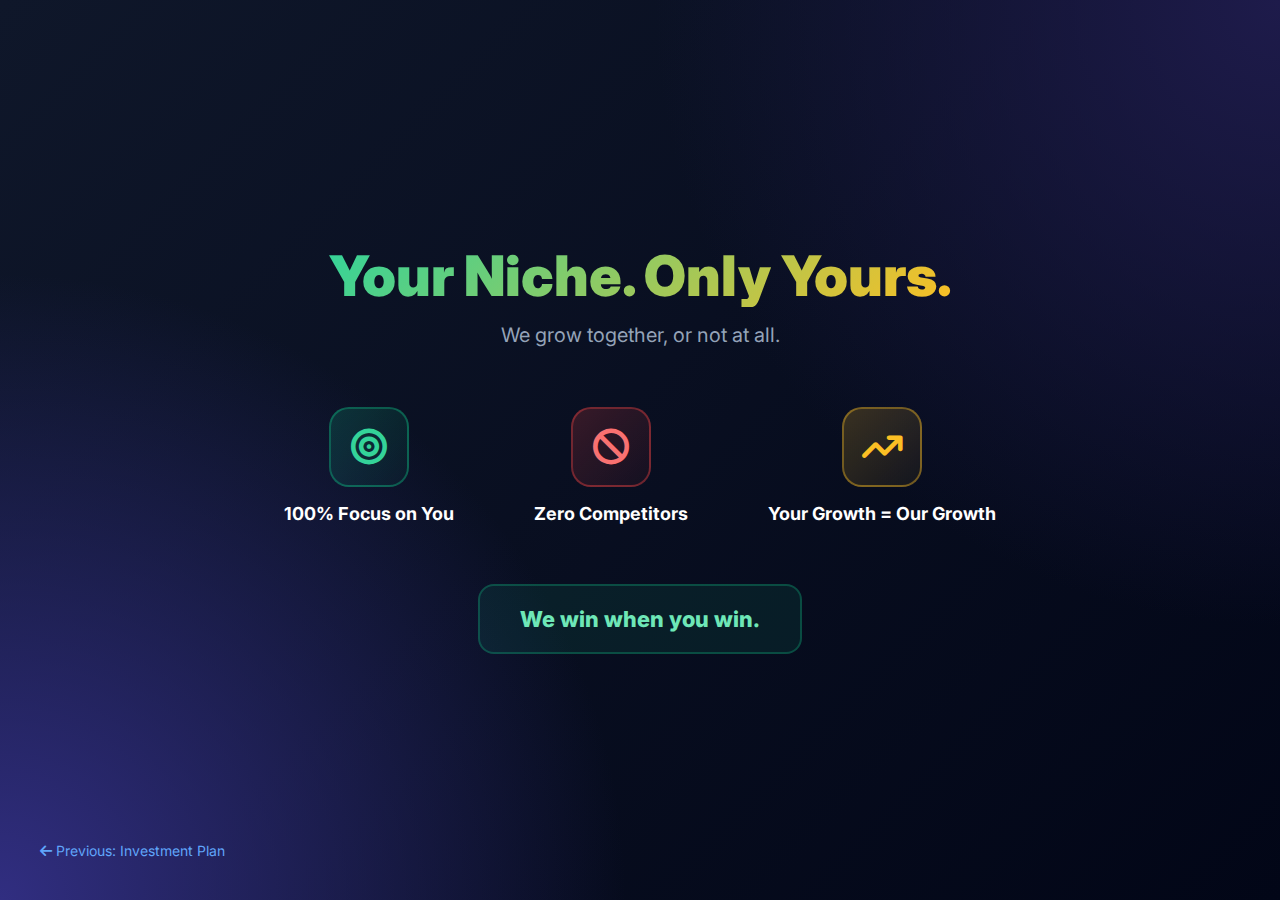
<file: 10.growth-together.html>
<!DOCTYPE html>
<html lang="en">
<head>
    <meta charset="UTF-8">
    <meta name="viewport" content="width=device-width, initial-scale=1.0">
    <meta name="robots" content="noindex, nofollow">
    <title>Exclusive Partnership | Growing Together</title>
    <link href="https://fonts.googleapis.com/css2?family=Inter:wght@300;400;500;600;700;800;900&display=swap" rel="stylesheet">
    <link rel="stylesheet" href="https://cdnjs.cloudflare.com/ajax/libs/font-awesome/6.4.0/css/all.min.css">
    <style>
        * {
            margin: 0;
            padding: 0;
            box-sizing: border-box;
        }

        html, body {
            height: 100%;
            overflow: hidden;
            font-family: 'Inter', system-ui, -apple-system, sans-serif;
            background: radial-gradient(circle at top right, #1e1b4b, transparent 40%),
                        radial-gradient(circle at bottom left, #312e81, transparent 40%),
                        linear-gradient(135deg, #0f172a 0%, #020617 100%);
            background-attachment: fixed;
            color: #f8fafc;
        }

        .container {
            height: 100vh;
            display: flex;
            flex-direction: column;
            justify-content: center;
            align-items: center;
            padding: 40px;
            text-align: center;
        }

        /* Main Statement */
        .main-statement {
            margin-bottom: 60px;
        }

        .main-statement h1 {
            font-size: 56px;
            font-weight: 900;
            background: linear-gradient(135deg, #34d399 0%, #fbbf24 100%);
            -webkit-background-clip: text;
            -webkit-text-fill-color: transparent;
            margin-bottom: 16px;
            line-height: 1.1;
        }

        .main-statement p {
            font-size: 20px;
            color: #94a3b8;
        }

        /* Commitment Points */
        .commitments {
            display: flex;
            gap: 80px;
            margin-bottom: 60px;
        }

        .commit-item {
            display: flex;
            flex-direction: column;
            align-items: center;
            gap: 16px;
        }

        .commit-icon {
            width: 80px;
            height: 80px;
            border-radius: 20px;
            display: flex;
            align-items: center;
            justify-content: center;
            font-size: 36px;
        }

        .commit-item:nth-child(1) .commit-icon {
            background: linear-gradient(135deg, rgba(16, 185, 129, 0.2), rgba(16, 185, 129, 0.05));
            border: 2px solid rgba(16, 185, 129, 0.4);
            color: #34d399;
        }

        .commit-item:nth-child(2) .commit-icon {
            background: linear-gradient(135deg, rgba(239, 68, 68, 0.2), rgba(239, 68, 68, 0.05));
            border: 2px solid rgba(239, 68, 68, 0.4);
            color: #f87171;
        }

        .commit-item:nth-child(3) .commit-icon {
            background: linear-gradient(135deg, rgba(251, 191, 36, 0.2), rgba(251, 191, 36, 0.05));
            border: 2px solid rgba(251, 191, 36, 0.4);
            color: #fbbf24;
        }

        .commit-text {
            font-size: 18px;
            font-weight: 700;
            color: white;
        }

        /* Bottom Line */
        .bottom-line {
            padding: 20px 40px;
            background: rgba(16, 185, 129, 0.1);
            border: 2px solid rgba(16, 185, 129, 0.3);
            border-radius: 16px;
        }

        .bottom-line p {
            font-size: 22px;
            font-weight: 800;
            color: #6ee7b7;
        }

        /* Navigation */
        .nav-links {
            position: absolute;
            bottom: 40px;
            left: 40px;
        }

        .nav-links a {
            color: #60a5fa;
            font-size: 14px;
            text-decoration: none;
        }

        /* Responsive */
        @media (max-width: 900px) {
            .commitments {
                gap: 40px;
            }
        }

        @media (max-width: 768px) {
            html, body {
                height: auto;
                overflow: auto;
            }

            .container {
                height: auto;
                min-height: 100vh;
                padding: 40px 24px;
                justify-content: center;
            }

            .main-statement {
                margin-bottom: 40px;
            }

            .main-statement h1 {
                font-size: 36px;
            }

            .main-statement p {
                font-size: 16px;
            }

            .commitments {
                flex-direction: column;
                gap: 28px;
                margin-bottom: 40px;
            }

            .commit-item {
                flex-direction: row;
                gap: 20px;
            }

            .commit-icon {
                width: 60px;
                height: 60px;
                min-width: 60px;
                font-size: 28px;
            }

            .commit-text {
                font-size: 16px;
                text-align: left;
            }

            .bottom-line {
                padding: 16px 24px;
            }

            .bottom-line p {
                font-size: 16px;
            }

            .nav-links {
                position: relative;
                bottom: auto;
                left: auto;
                margin-top: 40px;
            }
        }
    </style>
</head>
<body>
    <div class="container">
        <div class="main-statement">
            <h1>Your Niche. Only Yours.</h1>
            <p>We grow together, or not at all.</p>
        </div>

        <div class="commitments">
            <div class="commit-item">
                <div class="commit-icon">
                    <i class="fa-solid fa-bullseye"></i>
                </div>
                <div class="commit-text">100% Focus on You</div>
            </div>

            <div class="commit-item">
                <div class="commit-icon">
                    <i class="fa-solid fa-ban"></i>
                </div>
                <div class="commit-text">Zero Competitors</div>
            </div>

            <div class="commit-item">
                <div class="commit-icon">
                    <i class="fa-solid fa-arrow-trend-up"></i>
                </div>
                <div class="commit-text">Your Growth = Our Growth</div>
            </div>
        </div>

        <div class="bottom-line">
            <p>We win when you win.</p>
        </div>

        <div class="nav-links">
            <a href="9.investment-roi.html">
                <i class="fa-solid fa-arrow-left"></i> Previous: Investment Plan
            </a>
        </div>
    </div>
</body>
</html>
</file>
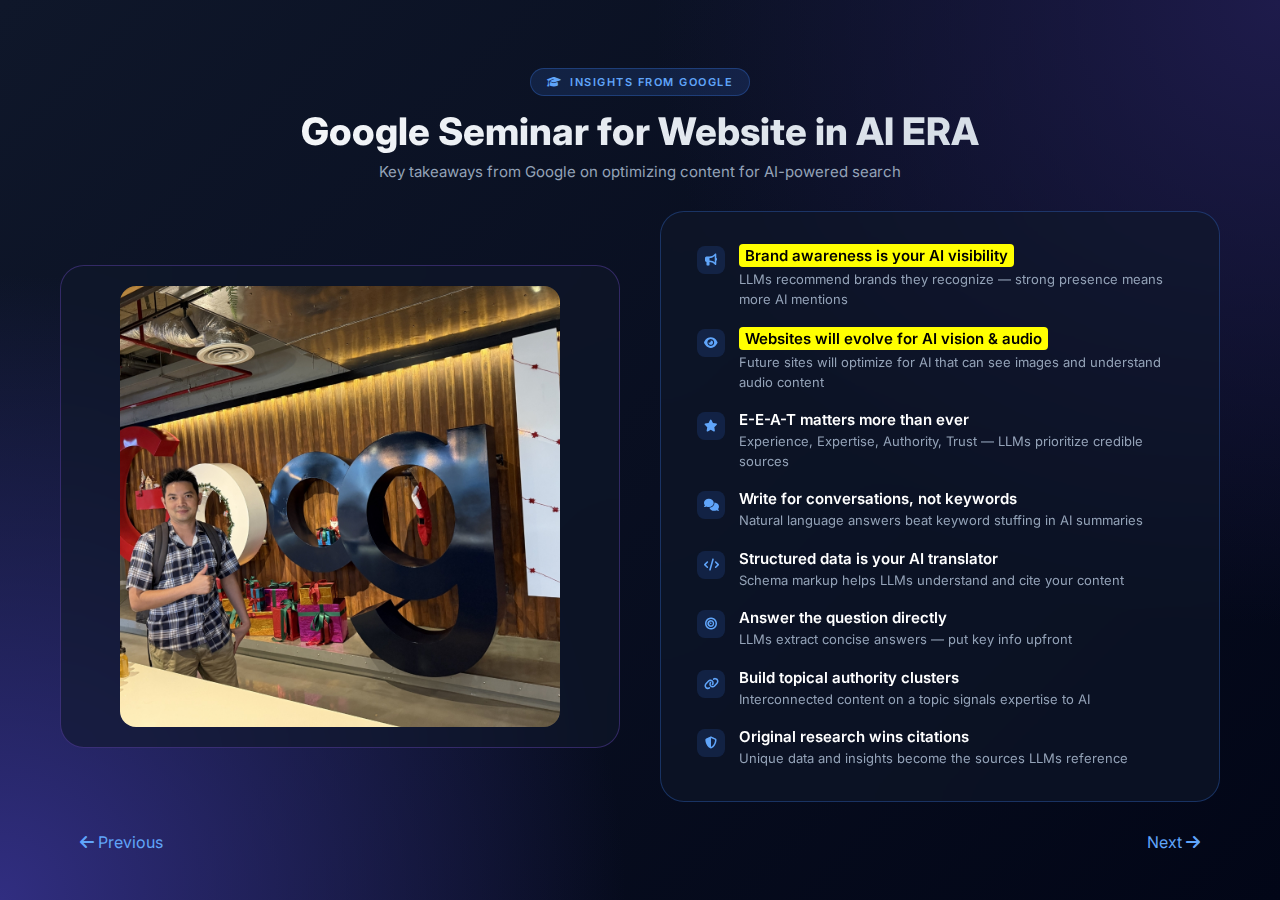
<file: 2.google-learnings.html>
<!DOCTYPE html>
<html lang="en">
<head>
    <meta charset="UTF-8">
    <meta name="viewport" content="width=device-width, initial-scale=1.0">
    <meta name="robots" content="noindex, nofollow">
    <title>Google Learnings | SEO for LLM Era</title>
    <link href="https://fonts.googleapis.com/css2?family=Inter:wght@300;400;500;600;700;800&display=swap" rel="stylesheet">
    <link rel="stylesheet" href="https://cdnjs.cloudflare.com/ajax/libs/font-awesome/6.4.0/css/all.min.css">
    <link rel="stylesheet" href="styles.css">
    <style>
        html, body {
            height: 100%;
            overflow: hidden;
        }
        .fullscreen-container {
            height: 100vh;
            display: flex;
            flex-direction: column;
            justify-content: center;
            padding: 40px 60px;
            max-width: 1400px;
            margin: 0 auto;
        }
        .hero-header {
            text-align: center;
            margin-bottom: 30px;
            margin-top: 20px;
        }
        .hero-header h1 {
            font-size: 38px;
            font-weight: 800;
            background: linear-gradient(135deg, #ffffff 0%, #cbd5e1 100%);
            -webkit-background-clip: text;
            -webkit-text-fill-color: transparent;
            margin-bottom: 8px;
        }
        .hero-header p {
            font-size: 15px;
            color: var(--text-muted);
        }
        .main-grid {
            display: grid;
            grid-template-columns: 1fr 1fr;
            gap: 40px;
            align-items: center;
        }
        .panel {
            background: rgba(15, 23, 42, 0.6);
            backdrop-filter: blur(20px);
            border-radius: 24px;
            padding: 32px 36px;
        }
        .panel.learnings {
            border: 1px solid rgba(59, 130, 246, 0.3);
        }
        .image-panel {
            background: rgba(15, 23, 42, 0.6);
            backdrop-filter: blur(20px);
            border-radius: 24px;
            padding: 20px;
            border: 1px solid rgba(139, 92, 246, 0.3);
            display: flex;
            flex-direction: column;
            align-items: center;
        }
        .image-panel img {
            width: 85%;
            max-width: 85%;
            border-radius: 16px;
            object-fit: cover;
        }
        .panel-header {
            display: flex;
            align-items: center;
            gap: 14px;
            margin-bottom: 28px;
            padding-bottom: 20px;
            border-bottom: 1px solid rgba(255, 255, 255, 0.08);
        }
        .panel-icon {
            width: 48px;
            height: 48px;
            border-radius: 12px;
            display: flex;
            align-items: center;
            justify-content: center;
            font-size: 22px;
        }
        .learnings .panel-icon {
            background: linear-gradient(135deg, rgba(59, 130, 246, 0.3), rgba(37, 99, 235, 0.2));
            color: #60a5fa;
        }
        .panel-title {
            font-size: 20px;
            font-weight: 700;
        }
        .learnings .panel-title { color: #60a5fa; }
        .panel-subtitle {
            font-size: 12px;
            color: var(--text-muted);
        }
        .bullet-list {
            list-style: none;
            padding: 0;
            margin: 0;
            display: flex;
            flex-direction: column;
            gap: 18px;
        }
        .bullet-item {
            display: flex;
            align-items: flex-start;
            gap: 14px;
        }
        .bullet-icon {
            width: 28px;
            height: 28px;
            min-width: 28px;
            border-radius: 8px;
            display: flex;
            align-items: center;
            justify-content: center;
            font-size: 12px;
            margin-top: 2px;
        }
        .learnings .bullet-icon {
            background: rgba(59, 130, 246, 0.15);
            color: #60a5fa;
        }
        .bullet-text {
            flex: 1;
        }
        .bullet-title {
            font-size: 15px;
            font-weight: 600;
            color: white;
            margin-bottom: 3px;
        }
        .bullet-desc {
            font-size: 13px;
            color: var(--text-muted);
            line-height: 1.5;
        }
        .nav-back {
            position: absolute;
            top: 24px;
            left: 32px;
            display: inline-flex;
            align-items: center;
            gap: 8px;
            color: #818cf8;
            text-decoration: none;
            font-size: 13px;
            font-weight: 500;
            opacity: 0.8;
            transition: opacity 0.3s;
        }
        .nav-back:hover {
            opacity: 1;
        }

        /* Mobile Responsive Styles */
        @media (max-width: 1024px) {
            .main-grid {
                grid-template-columns: 1fr !important;
                gap: 24px !important;
            }

            .image-panel {
                order: 2;
                max-width: 400px;
                margin: 0 auto;
            }

            .panel.learnings {
                order: 1;
            }
        }

        @media (max-width: 768px) {
            html, body {
                height: auto !important;
                overflow: auto !important;
                overflow-x: hidden !important;
            }

            .fullscreen-container {
                height: auto !important;
                min-height: auto !important;
                padding: 20px 16px !important;
                justify-content: flex-start !important;
            }

            .hero-header {
                margin-bottom: 20px !important;
                margin-top: 10px !important;
            }

            .hero-header h1 {
                font-size: 22px !important;
                line-height: 1.3 !important;
            }

            .hero-header p {
                font-size: 13px !important;
            }

            .hero-header > div:first-child {
                font-size: 9px !important;
                padding: 5px 12px !important;
            }

            .main-grid {
                display: flex !important;
                flex-direction: column !important;
                gap: 16px !important;
            }

            .image-panel {
                order: 2 !important;
                padding: 12px !important;
                max-width: 280px !important;
                margin: 0 auto !important;
            }

            .image-panel img {
                width: 100% !important;
                max-width: 100% !important;
                border-radius: 12px !important;
            }

            .panel.learnings {
                order: 1 !important;
            }

            .panel {
                padding: 20px 16px !important;
            }

            .panel-header {
                margin-bottom: 16px !important;
                padding-bottom: 12px !important;
            }

            .panel-icon {
                width: 36px !important;
                height: 36px !important;
                font-size: 16px !important;
            }

            .panel-title {
                font-size: 15px !important;
            }

            .bullet-list {
                gap: 12px !important;
            }

            .bullet-item {
                gap: 10px !important;
            }

            .bullet-icon {
                width: 24px !important;
                height: 24px !important;
                min-width: 24px !important;
                font-size: 10px !important;
            }

            .bullet-title {
                font-size: 13px !important;
                line-height: 1.3 !important;
            }

            .bullet-desc {
                font-size: 11px !important;
                line-height: 1.4 !important;
            }

            /* Navigation fix */
            .nav-links-mobile {
                flex-direction: column !important;
                gap: 12px !important;
                align-items: center !important;
            }
        }

        @media (max-width: 480px) {
            .hero-header h1 {
                font-size: 18px !important;
            }

            .image-panel {
                max-width: 220px !important;
            }

            .bullet-title {
                font-size: 12px !important;
            }

            .bullet-desc {
                font-size: 10px !important;
            }
        }
    </style>
</head>
<body>

    <div class="fullscreen-container">
        <!-- Header -->
        <div class="hero-header">
            <div style="display: inline-flex; align-items: center; gap: 8px; background: rgba(59, 130, 246, 0.15); border: 1px solid rgba(59, 130, 246, 0.3); padding: 6px 16px; border-radius: 100px; font-size: 11px; font-weight: 600; letter-spacing: 1.5px; text-transform: uppercase; color: #60a5fa; margin-bottom: 12px;">
                <i class="fa-solid fa-graduation-cap"></i>
                Insights from Google
            </div>
            <h1>Google Seminar for Website in AI ERA</h1>
            <p>Key takeaways from Google on optimizing content for AI-powered search</p>
        </div>

        <!-- Main Grid: Image & Learnings -->
        <div class="main-grid">
            <!-- Image Panel -->
            <div class="image-panel">
                <img src="thanart.jpg" alt="Visit to Google Office">
            </div>

            <!-- Learnings Panel -->
            <div class="panel learnings">
                                <ul class="bullet-list">
                    <li class="bullet-item">
                        <div class="bullet-icon"><i class="fa-solid fa-bullhorn"></i></div>
                        <div class="bullet-text">
                            <div class="bullet-title" style="background-color: yellow; color: #000; padding: 2px 6px; border-radius: 4px; display: inline-block;">Brand awareness is your AI visibility</div>
                            <div class="bullet-desc">LLMs recommend brands they recognize — strong presence means more AI mentions</div>
                        </div>
                    </li>
                    <li class="bullet-item">
                        <div class="bullet-icon"><i class="fa-solid fa-eye"></i></div>
                        <div class="bullet-text">
                            <div class="bullet-title" style="background-color: yellow; color: #000; padding: 2px 6px; border-radius: 4px; display: inline-block;">Websites will evolve for AI vision & audio</div>
                            <div class="bullet-desc">Future sites will optimize for AI that can see images and understand audio content</div>
                        </div>
                    </li>
                    <li class="bullet-item">
                        <div class="bullet-icon"><i class="fa-solid fa-star"></i></div>
                        <div class="bullet-text">
                            <div class="bullet-title">E-E-A-T matters more than ever</div>
                            <div class="bullet-desc">Experience, Expertise, Authority, Trust — LLMs prioritize credible sources</div>
                        </div>
                    </li>
                    <li class="bullet-item">
                        <div class="bullet-icon"><i class="fa-solid fa-comments"></i></div>
                        <div class="bullet-text">
                            <div class="bullet-title">Write for conversations, not keywords</div>
                            <div class="bullet-desc">Natural language answers beat keyword stuffing in AI summaries</div>
                        </div>
                    </li>
                    <li class="bullet-item">
                        <div class="bullet-icon"><i class="fa-solid fa-code"></i></div>
                        <div class="bullet-text">
                            <div class="bullet-title">Structured data is your AI translator</div>
                            <div class="bullet-desc">Schema markup helps LLMs understand and cite your content</div>
                        </div>
                    </li>
                    <li class="bullet-item">
                        <div class="bullet-icon"><i class="fa-solid fa-bullseye"></i></div>
                        <div class="bullet-text">
                            <div class="bullet-title">Answer the question directly</div>
                            <div class="bullet-desc">LLMs extract concise answers — put key info upfront</div>
                        </div>
                    </li>
                    <li class="bullet-item">
                        <div class="bullet-icon"><i class="fa-solid fa-link"></i></div>
                        <div class="bullet-text">
                            <div class="bullet-title">Build topical authority clusters</div>
                            <div class="bullet-desc">Interconnected content on a topic signals expertise to AI</div>
                        </div>
                    </li>
                    <li class="bullet-item">
                        <div class="bullet-icon"><i class="fa-solid fa-shield-halved"></i></div>
                        <div class="bullet-text">
                            <div class="bullet-title">Original research wins citations</div>
                            <div class="bullet-desc">Unique data and insights become the sources LLMs reference</div>
                        </div>
                    </li>
                </ul>
            </div>
        </div>

        <!-- Navigation Links -->
        <div class="nav-links-mobile" style="display: flex; justify-content: space-between; margin-top: 30px; padding: 0 20px;">
            <a href="1.traffic-knowledge-graph.html" style="color: #60a5fa; font-size: 16px; text-decoration: none;">
                <i class="fa-solid fa-arrow-left"></i> Previous
            </a>
            <a href="3.multi-domain-strategy.html" style="color: #60a5fa; font-size: 16px; text-decoration: none;">
                Next <i class="fa-solid fa-arrow-right"></i>
            </a>
        </div>
    </div>
</body>
</html>
</file>
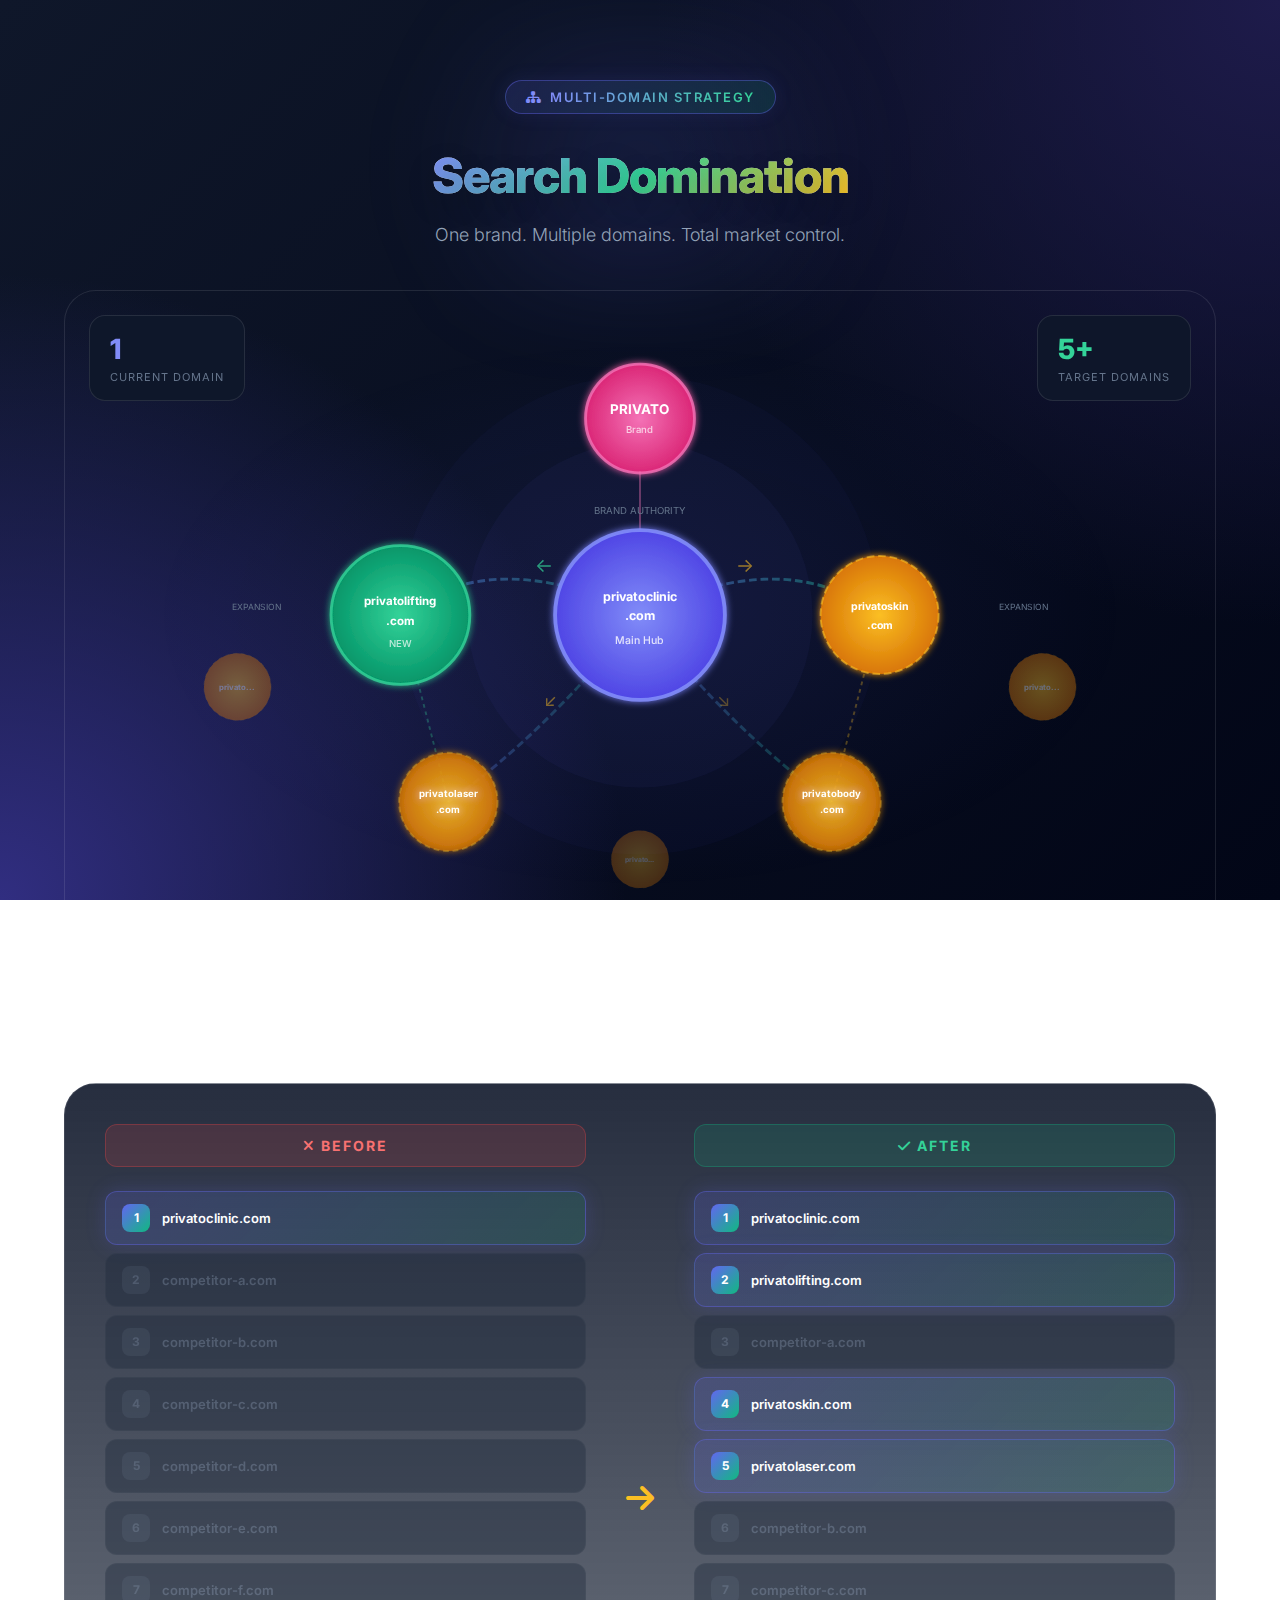
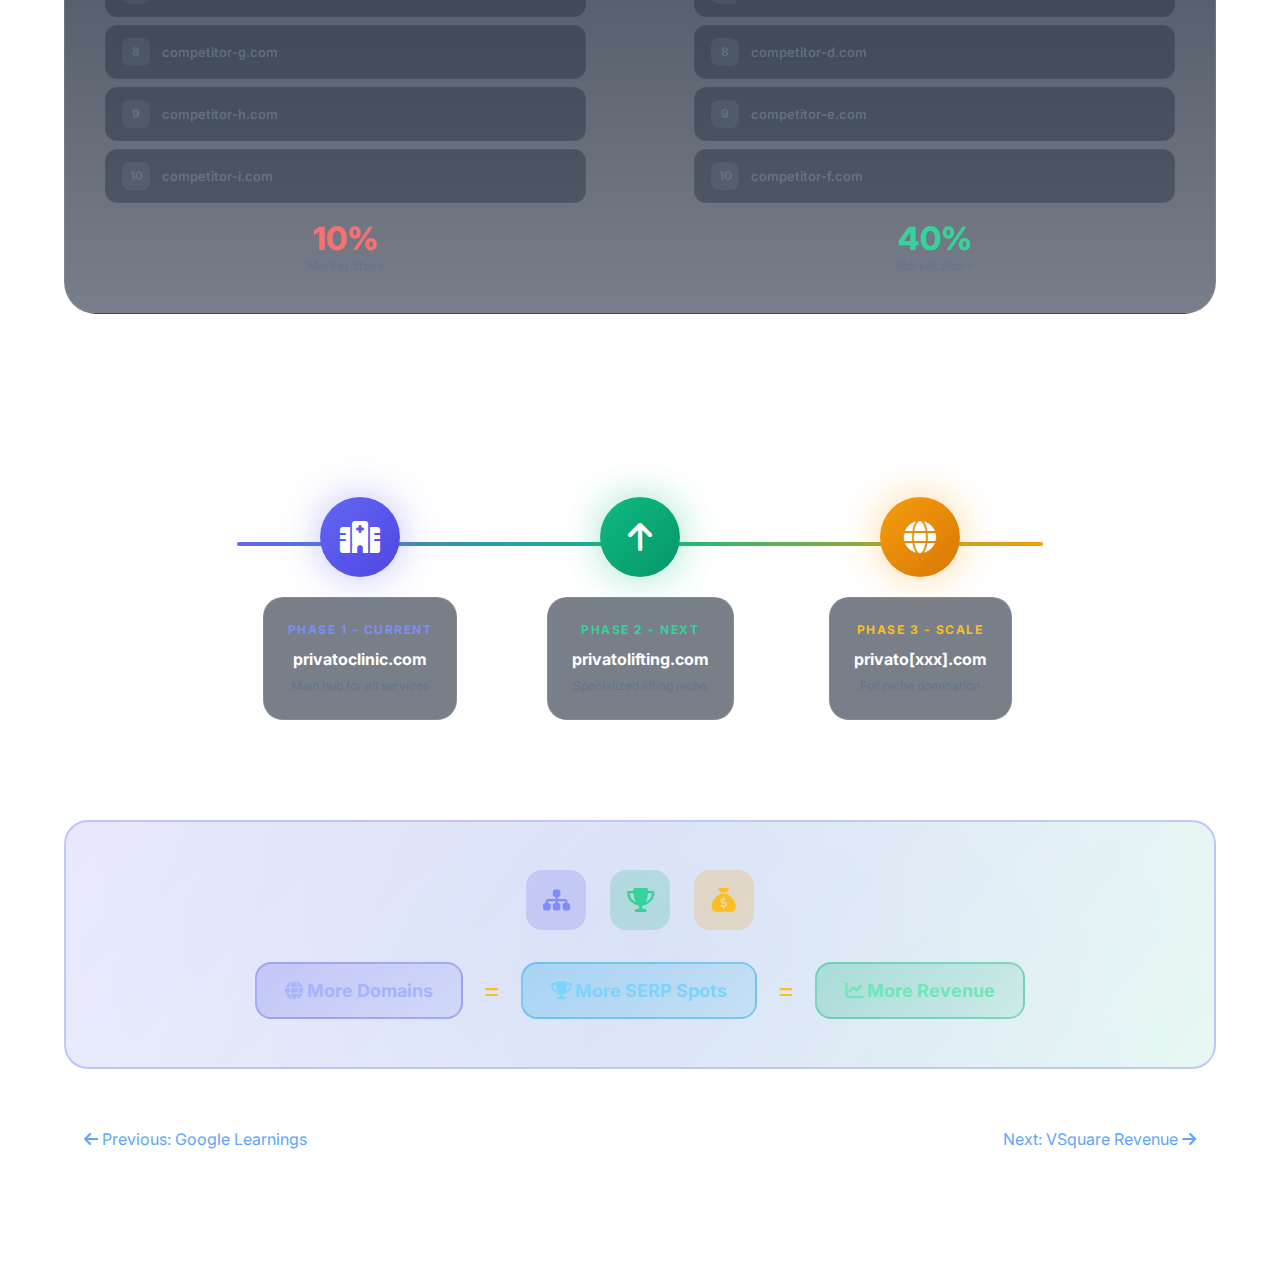
<file: 3.multi-domain-strategy.html>
<!DOCTYPE html>
<html lang="en">
<head>
    <meta charset="UTF-8">
    <meta name="viewport" content="width=device-width, initial-scale=1.0">
    <meta name="robots" content="noindex, nofollow">
    <title>Multi-Domain Strategy | Search Domination Blueprint</title>
    <link href="https://fonts.googleapis.com/css2?family=Inter:wght@300;400;500;600;700;800&display=swap" rel="stylesheet">
    <link rel="stylesheet" href="https://cdnjs.cloudflare.com/ajax/libs/font-awesome/6.4.0/css/all.min.css">
    <link rel="stylesheet" href="styles.css">
    <style>
        /* Strategy Hero */
        .strategy-hero {
            text-align: center;
            margin-bottom: 60px;
            padding: 60px 40px;
            background: linear-gradient(135deg, rgba(99, 102, 241, 0.1) 0%, rgba(16, 185, 129, 0.1) 100%);
            border: 1px solid rgba(99, 102, 241, 0.2);
            border-radius: 32px;
            position: relative;
            overflow: hidden;
        }

        .strategy-hero::before {
            content: '';
            position: absolute;
            top: 0;
            left: 50%;
            transform: translateX(-50%);
            width: 400px;
            height: 4px;
            background: linear-gradient(90deg, #6366f1, #10b981, #f59e0b);
            border-radius: 0 0 4px 4px;
        }

        /* Domain Empire Visual */
        .empire-container {
            position: relative;
            width: 100%;
            height: 650px;
            background: radial-gradient(ellipse at center, rgba(99, 102, 241, 0.08) 0%, transparent 60%);
            border-radius: 32px;
            border: 1px solid rgba(255, 255, 255, 0.1);
            overflow: hidden;
            margin-bottom: 60px;
        }

        .empire-svg {
            width: 100%;
            height: 100%;
        }

        /* Domain Node Styles */
        .domain-node {
            cursor: pointer;
            transition: all 0.3s ease;
        }

        .domain-node:hover {
            filter: brightness(1.3);
        }

        .domain-label {
            font-family: 'Inter', sans-serif;
            font-weight: 700;
            fill: white;
            text-anchor: middle;
        }

        .domain-sublabel {
            font-family: 'Inter', sans-serif;
            font-weight: 500;
            fill: rgba(255,255,255,0.7);
            text-anchor: middle;
        }

        /* Animated Pulse */
        @keyframes domainPulse {
            0%, 100% { opacity: 0.3; transform: scale(1); }
            50% { opacity: 0.6; transform: scale(1.02); }
        }

        .pulse-ring {
            animation: domainPulse 3s ease-in-out infinite;
        }

        /* Traffic Flow Animation */
        @keyframes flowTraffic {
            0% { stroke-dashoffset: 20; }
            100% { stroke-dashoffset: 0; }
        }

        .traffic-flow {
            stroke-dasharray: 8 4;
            animation: flowTraffic 1s linear infinite;
        }

        /* Search Domination Section */
        .search-domination {
            position: relative;
            width: 100%;
            background: linear-gradient(180deg, rgba(15, 23, 42, 0.9) 0%, rgba(30, 41, 59, 0.6) 100%);
            border-radius: 32px;
            border: 1px solid rgba(255, 255, 255, 0.1);
            margin-bottom: 60px;
            padding: 40px;
        }

        .serp-container {
            display: flex;
            gap: 40px;
            height: 100%;
            align-items: center;
        }

        .serp-before, .serp-after {
            flex: 1;
            height: 100%;
            position: relative;
        }

        .serp-title {
            text-align: center;
            font-size: 14px;
            font-weight: 700;
            text-transform: uppercase;
            letter-spacing: 2px;
            margin-bottom: 24px;
            padding: 12px 24px;
            border-radius: 12px;
        }

        .serp-before .serp-title {
            background: rgba(239, 68, 68, 0.15);
            color: #f87171;
            border: 1px solid rgba(239, 68, 68, 0.3);
        }

        .serp-after .serp-title {
            background: rgba(16, 185, 129, 0.15);
            color: #34d399;
            border: 1px solid rgba(16, 185, 129, 0.3);
        }

        .serp-results {
            display: flex;
            flex-direction: column;
            gap: 8px;
        }

        .serp-result {
            display: flex;
            align-items: center;
            gap: 12px;
            padding: 12px 16px;
            background: rgba(30, 41, 59, 0.8);
            border-radius: 12px;
            border: 1px solid rgba(255, 255, 255, 0.05);
            transition: all 0.3s ease;
        }

        .serp-result.yours {
            background: linear-gradient(135deg, rgba(99, 102, 241, 0.2), rgba(16, 185, 129, 0.15));
            border-color: rgba(99, 102, 241, 0.4);
            box-shadow: 0 0 20px rgba(99, 102, 241, 0.2);
        }

        .serp-result.competitor {
            opacity: 0.5;
        }

        .serp-rank {
            width: 28px;
            height: 28px;
            border-radius: 8px;
            display: flex;
            align-items: center;
            justify-content: center;
            font-size: 12px;
            font-weight: 700;
            flex-shrink: 0;
        }

        .serp-result.yours .serp-rank {
            background: linear-gradient(135deg, #6366f1, #10b981);
            color: white;
        }

        .serp-result.competitor .serp-rank {
            background: rgba(100, 116, 139, 0.3);
            color: #64748b;
        }

        .serp-domain {
            font-size: 13px;
            font-weight: 600;
            color: white;
        }

        .serp-result.competitor .serp-domain {
            color: #64748b;
        }

        .serp-arrow {
            display: flex;
            flex-direction: column;
            align-items: center;
            justify-content: center;
            gap: 8px;
        }

        .serp-arrow i {
            font-size: 32px;
            color: #fbbf24;
            animation: pulseArrow 2s ease-in-out infinite;
        }

        @keyframes pulseArrow {
            0%, 100% { opacity: 0.6; transform: translateX(0); }
            50% { opacity: 1; transform: translateX(5px); }
        }

        /* Stats Badge */
        .stats-badge {
            position: absolute;
            background: rgba(15, 23, 42, 0.95);
            backdrop-filter: blur(12px);
            border: 1px solid rgba(255, 255, 255, 0.1);
            border-radius: 16px;
            padding: 16px 20px;
        }

        .stats-badge.top-left {
            top: 24px;
            left: 24px;
        }

        .stats-badge.top-right {
            top: 24px;
            right: 24px;
        }

        .stats-badge.bottom-center {
            bottom: 24px;
            left: 50%;
            transform: translateX(-50%);
        }

        .stats-badge-value {
            font-size: 28px;
            font-weight: 800;
            margin-bottom: 4px;
        }

        .stats-badge-label {
            font-size: 11px;
            color: #64748b;
            text-transform: uppercase;
            letter-spacing: 1px;
        }

        /* Expansion Timeline */
        .expansion-timeline {
            display: flex;
            justify-content: center;
            align-items: flex-start;
            gap: 0;
            margin-bottom: 60px;
            padding: 40px 20px;
            position: relative;
        }

        .expansion-timeline::before {
            content: '';
            position: absolute;
            top: 85px;
            left: 15%;
            right: 15%;
            height: 4px;
            background: linear-gradient(90deg, #6366f1, #10b981, #f59e0b);
            border-radius: 2px;
        }

        .timeline-phase {
            display: flex;
            flex-direction: column;
            align-items: center;
            flex: 1;
            max-width: 280px;
            position: relative;
            z-index: 1;
        }

        .timeline-icon {
            width: 80px;
            height: 80px;
            border-radius: 50%;
            display: flex;
            align-items: center;
            justify-content: center;
            font-size: 32px;
            margin-bottom: 20px;
            position: relative;
        }

        .timeline-phase:nth-child(1) .timeline-icon {
            background: linear-gradient(135deg, #6366f1, #4f46e5);
            box-shadow: 0 0 40px rgba(99, 102, 241, 0.4);
        }

        .timeline-phase:nth-child(2) .timeline-icon {
            background: linear-gradient(135deg, #10b981, #059669);
            box-shadow: 0 0 40px rgba(16, 185, 129, 0.4);
        }

        .timeline-phase:nth-child(3) .timeline-icon {
            background: linear-gradient(135deg, #f59e0b, #d97706);
            box-shadow: 0 0 40px rgba(245, 158, 11, 0.4);
        }

        .timeline-icon i {
            color: white;
        }

        .timeline-content {
            text-align: center;
            padding: 24px;
            background: rgba(30, 41, 59, 0.6);
            border-radius: 20px;
            border: 1px solid rgba(255, 255, 255, 0.1);
        }

        .timeline-label {
            font-size: 12px;
            font-weight: 700;
            text-transform: uppercase;
            letter-spacing: 1.5px;
            margin-bottom: 12px;
        }

        .timeline-phase:nth-child(1) .timeline-label { color: #818cf8; }
        .timeline-phase:nth-child(2) .timeline-label { color: #34d399; }
        .timeline-phase:nth-child(3) .timeline-label { color: #fbbf24; }

        .timeline-domain {
            font-size: 16px;
            font-weight: 700;
            color: white;
            margin-bottom: 8px;
        }

        .timeline-desc {
            font-size: 12px;
            color: #64748b;
            line-height: 1.5;
        }

        /* Final Vision */
        .final-vision {
            background: linear-gradient(135deg, rgba(99, 102, 241, 0.15) 0%, rgba(16, 185, 129, 0.1) 100%);
            border: 2px solid rgba(99, 102, 241, 0.3);
            border-radius: 24px;
            padding: 48px;
            text-align: center;
            margin-bottom: 60px;
            position: relative;
            overflow: hidden;
        }

        .final-vision::before {
            content: '';
            position: absolute;
            top: -50%;
            left: -50%;
            width: 200%;
            height: 200%;
            background: radial-gradient(circle at center, rgba(99, 102, 241, 0.1) 0%, transparent 50%);
            animation: rotateGlow 20s linear infinite;
        }

        @keyframes rotateGlow {
            0% { transform: rotate(0deg); }
            100% { transform: rotate(360deg); }
        }

        .vision-icons {
            display: flex;
            justify-content: center;
            gap: 24px;
            margin-bottom: 24px;
            position: relative;
            z-index: 1;
        }

        .vision-icon {
            width: 60px;
            height: 60px;
            border-radius: 16px;
            display: flex;
            align-items: center;
            justify-content: center;
            font-size: 24px;
        }

        .vision-icon:nth-child(1) {
            background: rgba(99, 102, 241, 0.2);
            color: #818cf8;
        }

        .vision-icon:nth-child(2) {
            background: rgba(16, 185, 129, 0.2);
            color: #34d399;
        }

        .vision-icon:nth-child(3) {
            background: rgba(245, 158, 11, 0.2);
            color: #fbbf24;
        }

        .vision-equation {
            display: flex;
            align-items: center;
            justify-content: center;
            gap: 20px;
            margin-top: 32px;
            flex-wrap: wrap;
            position: relative;
            z-index: 1;
        }

        .equation-item {
            padding: 16px 28px;
            border-radius: 16px;
            font-weight: 700;
            font-size: 18px;
        }

        .equation-item.domains {
            background: linear-gradient(135deg, rgba(99, 102, 241, 0.25), rgba(99, 102, 241, 0.1));
            border: 2px solid rgba(99, 102, 241, 0.4);
            color: #a5b4fc;
        }

        .equation-item.serp {
            background: linear-gradient(135deg, rgba(14, 165, 233, 0.25), rgba(14, 165, 233, 0.1));
            border: 2px solid rgba(14, 165, 233, 0.4);
            color: #7dd3fc;
        }

        .equation-item.revenue {
            background: linear-gradient(135deg, rgba(16, 185, 129, 0.25), rgba(16, 185, 129, 0.1));
            border: 2px solid rgba(16, 185, 129, 0.4);
            color: #6ee7b7;
        }

        .equation-operator {
            font-size: 28px;
            color: #fbbf24;
        }

        /* Responsive */
        @media (max-width: 1024px) {
            .serp-container {
                flex-direction: column;
                gap: 20px;
            }
            .serp-arrow {
                transform: rotate(90deg);
            }
            .expansion-timeline {
                flex-direction: column;
                gap: 40px;
            }
            .expansion-timeline::before {
                display: none;
            }
        }

        @media (max-width: 768px) {
            .container {
                padding: 20px 16px;
            }

            .header h1, [style*="font-size: 48px"] {
                font-size: 28px !important;
            }

            .header p, [style*="font-size: 18px"] {
                font-size: 14px !important;
            }

            .strategy-hero {
                padding: 30px 20px;
                margin-bottom: 30px;
            }

            .empire-container {
                height: 400px;
                margin-bottom: 30px;
            }

            .search-domination {
                height: auto;
                padding: 20px;
                margin-bottom: 30px;
            }

            .serp-title {
                font-size: 12px;
                padding: 10px 16px;
            }

            .serp-result {
                padding: 10px 12px;
            }

            .serp-rank {
                width: 24px;
                height: 24px;
                font-size: 10px;
            }

            .serp-domain {
                font-size: 11px;
            }

            .serp-arrow i {
                font-size: 24px;
            }

            [style*="font-size: 32px"] {
                font-size: 24px !important;
            }

            .stats-badge {
                display: none;
            }

            .expansion-timeline {
                padding: 20px 10px;
            }

            .timeline-phase {
                max-width: 100%;
            }

            .timeline-icon {
                width: 60px;
                height: 60px;
                font-size: 24px;
            }

            .timeline-content {
                padding: 16px;
            }

            .timeline-label {
                font-size: 10px;
            }

            .timeline-domain {
                font-size: 14px;
            }

            .final-vision {
                padding: 30px 20px;
                margin-bottom: 30px;
            }

            .vision-icons {
                gap: 12px;
            }

            .vision-icon {
                width: 48px;
                height: 48px;
                font-size: 20px;
            }

            .vision-equation {
                gap: 8px;
                flex-direction: column;
            }

            .equation-item {
                padding: 12px 16px;
                font-size: 12px;
                width: 100%;
                text-align: center;
            }

            .equation-operator {
                font-size: 20px;
            }

            .section-title {
                font-size: 24px;
            }

            [style*="display: flex"][style*="justify-content: space-between"][style*="margin: 40px"] {
                flex-direction: column;
                gap: 16px;
                align-items: center;
            }
        }
    </style>
</head>
<body>
    <div class="container">
        <!-- Hero Section -->
        <header class="header" style="margin-bottom: 40px;">
            <div class="phase-badge" style="background: linear-gradient(135deg, rgba(99, 102, 241, 0.15), rgba(16, 185, 129, 0.15)); border-color: rgba(99, 102, 241, 0.4);">
                <i class="fa-solid fa-sitemap" style="color: #818cf8;"></i>
                <span style="background: linear-gradient(90deg, #818cf8, #34d399); -webkit-background-clip: text; -webkit-text-fill-color: transparent;">Multi-Domain Strategy</span>
            </div>

            <h1 style="font-size: 48px; margin-bottom: 16px;">
                <span style="background: linear-gradient(135deg, #818cf8 0%, #34d399 50%, #fbbf24 100%); -webkit-background-clip: text; -webkit-text-fill-color: transparent;">Search Domination</span>
            </h1>
            <p style="font-size: 18px; color: #94a3b8; max-width: 700px; margin: 0 auto;">
                One brand. Multiple domains. Total market control.
            </p>
        </header>

        <!-- Domain Empire Visualization -->
        <div class="empire-container">
            <svg class="empire-svg" viewBox="0 0 1200 650">
                <defs>
                    <!-- Gradients -->
                    <radialGradient id="grad-main" cx="50%" cy="50%" r="50%">
                        <stop offset="0%" style="stop-color:#818cf8;stop-opacity:1" />
                        <stop offset="100%" style="stop-color:#4f46e5;stop-opacity:1" />
                    </radialGradient>
                    <radialGradient id="grad-lifting" cx="50%" cy="50%" r="50%">
                        <stop offset="0%" style="stop-color:#34d399;stop-opacity:1" />
                        <stop offset="100%" style="stop-color:#059669;stop-opacity:1" />
                    </radialGradient>
                    <radialGradient id="grad-future" cx="50%" cy="50%" r="50%">
                        <stop offset="0%" style="stop-color:#fbbf24;stop-opacity:1" />
                        <stop offset="100%" style="stop-color:#d97706;stop-opacity:1" />
                    </radialGradient>
                    <radialGradient id="grad-brand" cx="50%" cy="50%" r="50%">
                        <stop offset="0%" style="stop-color:#f472b6;stop-opacity:1" />
                        <stop offset="100%" style="stop-color:#db2777;stop-opacity:1" />
                    </radialGradient>
                    <filter id="glow-domain">
                        <feGaussianBlur stdDeviation="4" result="coloredBlur"/>
                        <feMerge>
                            <feMergeNode in="coloredBlur"/>
                            <feMergeNode in="SourceGraphic"/>
                        </feMerge>
                    </filter>
                    <linearGradient id="traffic-grad" x1="0%" y1="0%" x2="100%" y2="0%">
                        <stop offset="0%" style="stop-color:#6366f1;stop-opacity:0.8" />
                        <stop offset="100%" style="stop-color:#10b981;stop-opacity:0.8" />
                    </linearGradient>
                </defs>

                <!-- Background Glow -->
                <circle cx="600" cy="325" r="250" fill="rgba(99, 102, 241, 0.03)" class="pulse-ring"/>
                <circle cx="600" cy="325" r="180" fill="rgba(99, 102, 241, 0.05)" class="pulse-ring"/>

                <!-- Traffic Flow Lines -->
                <g class="traffic-flows">
                    <!-- Main to Lifting -->
                    <path d="M 600 325 Q 450 250 350 325" fill="none" stroke="url(#traffic-grad)" stroke-width="3" class="traffic-flow" opacity="0.6"/>
                    <!-- Main to Future 1 -->
                    <path d="M 600 325 Q 750 250 850 325" fill="none" stroke="url(#traffic-grad)" stroke-width="3" class="traffic-flow" opacity="0.6"/>
                    <!-- Main to Future 2 -->
                    <path d="M 600 325 Q 500 450 400 520" fill="none" stroke="url(#traffic-grad)" stroke-width="3" class="traffic-flow" opacity="0.4"/>
                    <!-- Main to Future 3 -->
                    <path d="M 600 325 Q 700 450 800 520" fill="none" stroke="url(#traffic-grad)" stroke-width="3" class="traffic-flow" opacity="0.4"/>
                    <!-- Lifting to Future 2 -->
                    <path d="M 350 325 Q 375 420 400 520" fill="none" stroke="rgba(52, 211, 153, 0.3)" stroke-width="2" stroke-dasharray="4 4"/>
                    <!-- Future 1 to Future 3 -->
                    <path d="M 850 325 Q 825 420 800 520" fill="none" stroke="rgba(251, 191, 36, 0.3)" stroke-width="2" stroke-dasharray="4 4"/>
                </g>

                <!-- Brand Center (Top) -->
                <g class="domain-node" filter="url(#glow-domain)">
                    <circle cx="600" cy="120" r="55" fill="url(#grad-brand)" stroke="rgba(244, 114, 182, 0.8)" stroke-width="3">
                        <animate attributeName="r" values="55;58;55" dur="3s" repeatCount="indefinite"/>
                    </circle>
                    <text x="600" y="115" class="domain-label" style="font-size: 14px;">PRIVATO</text>
                    <text x="600" y="135" class="domain-sublabel" style="font-size: 10px;">Brand</text>
                </g>

                <!-- Connection from Brand to Main -->
                <line x1="600" y1="175" x2="600" y2="240" stroke="rgba(244, 114, 182, 0.4)" stroke-width="2"/>

                <!-- Main Domain (Center) -->
                <g class="domain-node" filter="url(#glow-domain)">
                    <circle cx="600" cy="325" r="85" fill="url(#grad-main)" stroke="rgba(129, 140, 248, 0.9)" stroke-width="4">
                        <animate attributeName="r" values="85;90;85" dur="2.5s" repeatCount="indefinite"/>
                    </circle>
                    <text x="600" y="310" class="domain-label" style="font-size: 13px;">privatoclinic</text>
                    <text x="600" y="330" class="domain-label" style="font-size: 13px;">.com</text>
                    <text x="600" y="355" class="domain-sublabel" style="font-size: 11px; fill: rgba(255,255,255,0.8);">Main Hub</text>
                </g>

                <!-- Lifting Domain (Left) -->
                <g class="domain-node" filter="url(#glow-domain)">
                    <circle cx="350" cy="325" r="70" fill="url(#grad-lifting)" stroke="rgba(52, 211, 153, 0.8)" stroke-width="3">
                        <animate attributeName="r" values="70;74;70" dur="3s" repeatCount="indefinite"/>
                    </circle>
                    <text x="350" y="315" class="domain-label" style="font-size: 12px;">privatolifting</text>
                    <text x="350" y="335" class="domain-label" style="font-size: 12px;">.com</text>
                    <text x="350" y="358" class="domain-sublabel" style="font-size: 10px; fill: rgba(255,255,255,0.7);">NEW</text>
                </g>

                <!-- Future Domain 1 (Right) -->
                <g class="domain-node" filter="url(#glow-domain)">
                    <circle cx="850" cy="325" r="60" fill="url(#grad-future)" stroke="rgba(251, 191, 36, 0.6)" stroke-width="2" stroke-dasharray="8 4">
                        <animate attributeName="r" values="60;63;60" dur="3.5s" repeatCount="indefinite"/>
                    </circle>
                    <text x="850" y="320" class="domain-label" style="font-size: 11px;">privatoskin</text>
                    <text x="850" y="340" class="domain-label" style="font-size: 11px;">.com</text>
                </g>

                <!-- Future Domain 2 (Bottom Left) -->
                <g class="domain-node" filter="url(#glow-domain)">
                    <circle cx="400" cy="520" r="50" fill="url(#grad-future)" stroke="rgba(251, 191, 36, 0.5)" stroke-width="2" stroke-dasharray="6 4" opacity="0.7">
                        <animate attributeName="r" values="50;53;50" dur="4s" repeatCount="indefinite"/>
                    </circle>
                    <text x="400" y="515" class="domain-label" style="font-size: 10px;">privatolaser</text>
                    <text x="400" y="532" class="domain-label" style="font-size: 10px;">.com</text>
                </g>

                <!-- Future Domain 3 (Bottom Right) -->
                <g class="domain-node" filter="url(#glow-domain)">
                    <circle cx="800" cy="520" r="50" fill="url(#grad-future)" stroke="rgba(251, 191, 36, 0.5)" stroke-width="2" stroke-dasharray="6 4" opacity="0.7">
                        <animate attributeName="r" values="50;53;50" dur="4.2s" repeatCount="indefinite"/>
                    </circle>
                    <text x="800" y="515" class="domain-label" style="font-size: 10px;">privatobody</text>
                    <text x="800" y="532" class="domain-label" style="font-size: 10px;">.com</text>
                </g>

                <!-- More Future Domains (Small, Faded) -->
                <g class="domain-node" opacity="0.4">
                    <circle cx="180" cy="400" r="35" fill="url(#grad-future)" stroke="rgba(251, 191, 36, 0.3)" stroke-width="1" stroke-dasharray="4 4"/>
                    <text x="180" y="403" class="domain-label" style="font-size: 8px;">privato...</text>
                </g>
                <g class="domain-node" opacity="0.4">
                    <circle cx="1020" cy="400" r="35" fill="url(#grad-future)" stroke="rgba(251, 191, 36, 0.3)" stroke-width="1" stroke-dasharray="4 4"/>
                    <text x="1020" y="403" class="domain-label" style="font-size: 8px;">privato...</text>
                </g>
                <g class="domain-node" opacity="0.3">
                    <circle cx="600" cy="580" r="30" fill="url(#grad-future)" stroke="rgba(251, 191, 36, 0.2)" stroke-width="1" stroke-dasharray="4 4"/>
                    <text x="600" y="583" class="domain-label" style="font-size: 7px;">privato...</text>
                </g>

                <!-- Traffic Arrows -->
                <g style="opacity: 0.8;">
                    <text x="490" y="280" style="font-size: 20px; fill: #34d399;">
                        <animate attributeName="opacity" values="0.4;1;0.4" dur="1.5s" repeatCount="indefinite"/>
                        &#8592;
                    </text>
                    <text x="700" y="280" style="font-size: 20px; fill: #fbbf24;">
                        <animate attributeName="opacity" values="0.4;1;0.4" dur="1.5s" repeatCount="indefinite" begin="0.5s"/>
                        &#8594;
                    </text>
                    <text x="500" y="420" style="font-size: 18px; fill: #fbbf24;">
                        <animate attributeName="opacity" values="0.3;0.8;0.3" dur="2s" repeatCount="indefinite" begin="0.3s"/>
                        &#8601;
                    </text>
                    <text x="680" y="420" style="font-size: 18px; fill: #fbbf24;">
                        <animate attributeName="opacity" values="0.3;0.8;0.3" dur="2s" repeatCount="indefinite" begin="0.7s"/>
                        &#8600;
                    </text>
                </g>

                <!-- Labels -->
                <text x="600" y="220" style="font-size: 10px; fill: #64748b; text-anchor: middle;">BRAND AUTHORITY</text>
                <text x="200" y="320" style="font-size: 9px; fill: #64748b; text-anchor: middle;">EXPANSION</text>
                <text x="1000" y="320" style="font-size: 9px; fill: #64748b; text-anchor: middle;">EXPANSION</text>
            </svg>

            <!-- Stats Badges -->
            <div class="stats-badge top-left">
                <div class="stats-badge-value" style="color: #818cf8;">1</div>
                <div class="stats-badge-label">Current Domain</div>
            </div>
            <div class="stats-badge top-right">
                <div class="stats-badge-value" style="color: #34d399;">5+</div>
                <div class="stats-badge-label">Target Domains</div>
            </div>
        </div>

        <!-- Search Domination Visual -->
        <div style="text-align: center; margin-bottom: 32px;">
            <h2 class="section-title" style="margin-bottom: 12px;">Search Result Domination</h2>
        </div>

        <div class="search-domination">
            <div class="serp-container">
                <!-- Before -->
                <div class="serp-before">
                    <div class="serp-title">
                        <i class="fa-solid fa-xmark"></i> Before
                    </div>
                    <div class="serp-results">
                        <div class="serp-result yours">
                            <div class="serp-rank">1</div>
                            <div class="serp-domain">privatoclinic.com</div>
                        </div>
                        <div class="serp-result competitor">
                            <div class="serp-rank">2</div>
                            <div class="serp-domain">competitor-a.com</div>
                        </div>
                        <div class="serp-result competitor">
                            <div class="serp-rank">3</div>
                            <div class="serp-domain">competitor-b.com</div>
                        </div>
                        <div class="serp-result competitor">
                            <div class="serp-rank">4</div>
                            <div class="serp-domain">competitor-c.com</div>
                        </div>
                        <div class="serp-result competitor">
                            <div class="serp-rank">5</div>
                            <div class="serp-domain">competitor-d.com</div>
                        </div>
                        <div class="serp-result competitor">
                            <div class="serp-rank">6</div>
                            <div class="serp-domain">competitor-e.com</div>
                        </div>
                        <div class="serp-result competitor">
                            <div class="serp-rank">7</div>
                            <div class="serp-domain">competitor-f.com</div>
                        </div>
                        <div class="serp-result competitor">
                            <div class="serp-rank">8</div>
                            <div class="serp-domain">competitor-g.com</div>
                        </div>
                        <div class="serp-result competitor">
                            <div class="serp-rank">9</div>
                            <div class="serp-domain">competitor-h.com</div>
                        </div>
                        <div class="serp-result competitor">
                            <div class="serp-rank">10</div>
                            <div class="serp-domain">competitor-i.com</div>
                        </div>
                    </div>
                    <div style="text-align: center; margin-top: 16px;">
                        <span style="font-size: 32px; font-weight: 800; color: #f87171;">10%</span>
                        <span style="font-size: 12px; color: #64748b; display: block;">Market Share</span>
                    </div>
                </div>

                <!-- Arrow -->
                <div class="serp-arrow">
                    <i class="fa-solid fa-arrow-right"></i>
                </div>

                <!-- After -->
                <div class="serp-after">
                    <div class="serp-title">
                        <i class="fa-solid fa-check"></i> After
                    </div>
                    <div class="serp-results">
                        <div class="serp-result yours">
                            <div class="serp-rank">1</div>
                            <div class="serp-domain">privatoclinic.com</div>
                        </div>
                        <div class="serp-result yours">
                            <div class="serp-rank">2</div>
                            <div class="serp-domain">privatolifting.com</div>
                        </div>
                        <div class="serp-result competitor">
                            <div class="serp-rank">3</div>
                            <div class="serp-domain">competitor-a.com</div>
                        </div>
                        <div class="serp-result yours">
                            <div class="serp-rank">4</div>
                            <div class="serp-domain">privatoskin.com</div>
                        </div>
                        <div class="serp-result yours">
                            <div class="serp-rank">5</div>
                            <div class="serp-domain">privatolaser.com</div>
                        </div>
                        <div class="serp-result competitor">
                            <div class="serp-rank">6</div>
                            <div class="serp-domain">competitor-b.com</div>
                        </div>
                        <div class="serp-result competitor">
                            <div class="serp-rank">7</div>
                            <div class="serp-domain">competitor-c.com</div>
                        </div>
                        <div class="serp-result competitor">
                            <div class="serp-rank">8</div>
                            <div class="serp-domain">competitor-d.com</div>
                        </div>
                        <div class="serp-result competitor">
                            <div class="serp-rank">9</div>
                            <div class="serp-domain">competitor-e.com</div>
                        </div>
                        <div class="serp-result competitor">
                            <div class="serp-rank">10</div>
                            <div class="serp-domain">competitor-f.com</div>
                        </div>
                    </div>
                    <div style="text-align: center; margin-top: 16px;">
                        <span style="font-size: 32px; font-weight: 800; color: #34d399;">40%</span>
                        <span style="font-size: 12px; color: #64748b; display: block;">Market Share</span>
                    </div>
                </div>
            </div>
        </div>

        <!-- Expansion Timeline -->
        <div style="text-align: center; margin-bottom: 32px;">
            <h2 class="section-title" style="margin-bottom: 12px;">Expansion Roadmap</h2>
        </div>

        <div class="expansion-timeline">
            <div class="timeline-phase">
                <div class="timeline-icon">
                    <i class="fa-solid fa-hospital"></i>
                </div>
                <div class="timeline-content">
                    <div class="timeline-label">Phase 1 - Current</div>
                    <div class="timeline-domain">privatoclinic.com</div>
                    <div class="timeline-desc">Main hub for all services</div>
                </div>
            </div>

            <div class="timeline-phase">
                <div class="timeline-icon">
                    <i class="fa-solid fa-arrow-up"></i>
                </div>
                <div class="timeline-content">
                    <div class="timeline-label">Phase 2 - Next</div>
                    <div class="timeline-domain">privatolifting.com</div>
                    <div class="timeline-desc">Specialized lifting niche</div>
                </div>
            </div>

            <div class="timeline-phase">
                <div class="timeline-icon">
                    <i class="fa-solid fa-globe"></i>
                </div>
                <div class="timeline-content">
                    <div class="timeline-label">Phase 3 - Scale</div>
                    <div class="timeline-domain">privato[xxx].com</div>
                    <div class="timeline-desc">Full niche domination</div>
                </div>
            </div>
        </div>

        <!-- Final Vision -->
        <div class="final-vision">
            <div class="vision-icons">
                <div class="vision-icon"><i class="fa-solid fa-sitemap"></i></div>
                <div class="vision-icon"><i class="fa-solid fa-trophy"></i></div>
                <div class="vision-icon"><i class="fa-solid fa-sack-dollar"></i></div>
            </div>

            <div class="vision-equation">
                <div class="equation-item domains">
                    <i class="fa-solid fa-globe"></i> More Domains
                </div>
                <div class="equation-operator">=</div>
                <div class="equation-item serp">
                    <i class="fa-solid fa-trophy"></i> More SERP Spots
                </div>
                <div class="equation-operator">=</div>
                <div class="equation-item revenue">
                    <i class="fa-solid fa-chart-line"></i> More Revenue
                </div>
            </div>
        </div>

        <!-- Navigation Links -->
        <div style="display: flex; justify-content: space-between; margin: 40px 0; padding: 0 20px;">
            <a href="2.google-learnings.html" style="color: #60a5fa; font-size: 16px; text-decoration: none;">
                <i class="fa-solid fa-arrow-left"></i> Previous: Google Learnings
            </a>
            <a href="4.vsquare-revenue.html" style="color: #60a5fa; font-size: 16px; text-decoration: none;">
                Next: VSquare Revenue <i class="fa-solid fa-arrow-right"></i>
            </a>
        </div>

    </div>
</body>
</html>
</file>
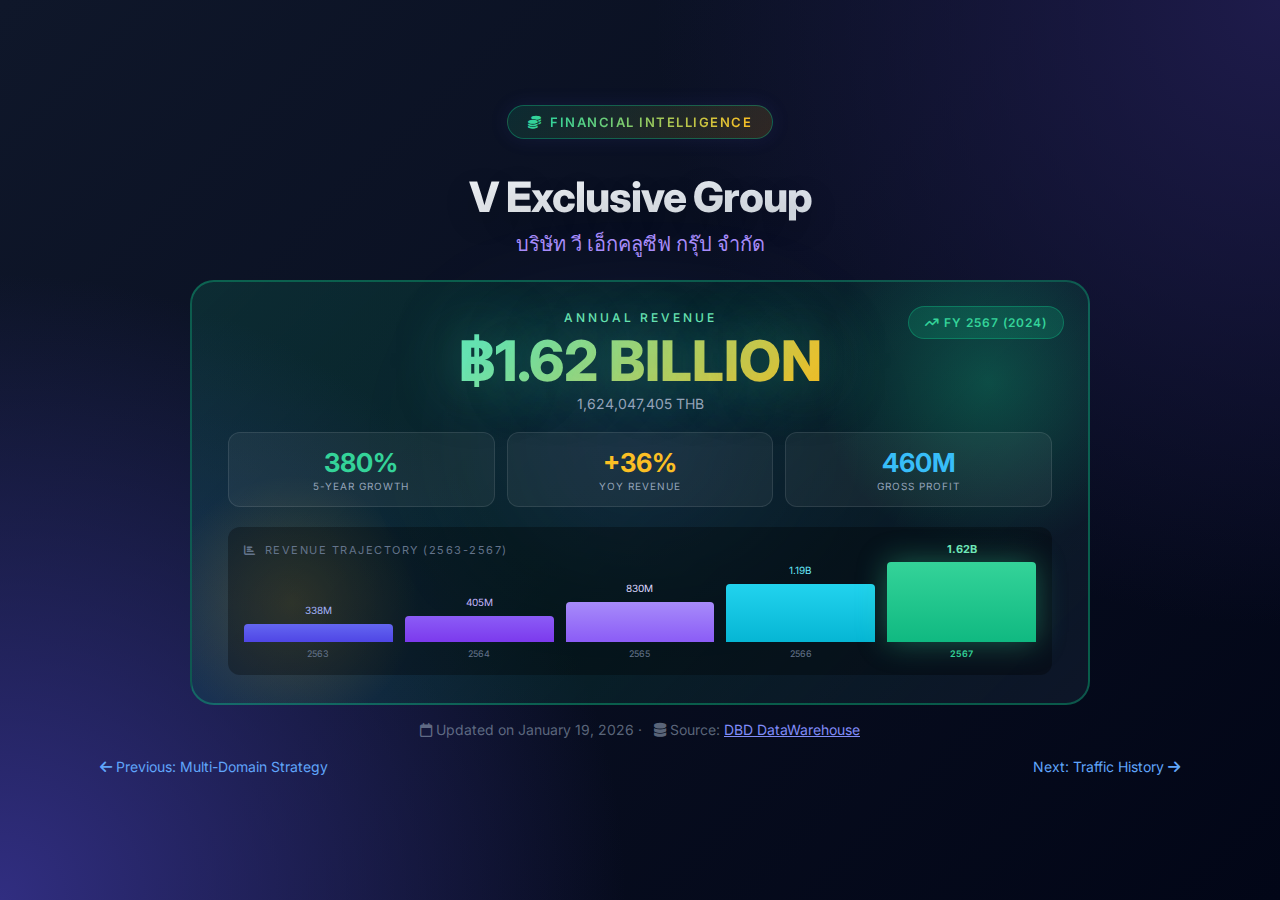
<file: 4.vsquare-revenue.html>
<!DOCTYPE html>
<html lang="en">
<head>
    <meta charset="UTF-8">
    <meta name="viewport" content="width=device-width, initial-scale=1.0">
    <meta name="robots" content="noindex, nofollow">
    <title>V Exclusive Group | Financial Performance | VSquare Domain Intelligence</title>
    <link href="https://fonts.googleapis.com/css2?family=Inter:wght@300;400;500;600;700;800&display=swap" rel="stylesheet">
    <link rel="stylesheet" href="https://cdnjs.cloudflare.com/ajax/libs/font-awesome/6.4.0/css/all.min.css">
    <link rel="stylesheet" href="styles.css">
    <style>
        html, body {
            height: 100%;
            overflow: hidden;
        }
        .container {
            height: 100vh;
            display: flex;
            flex-direction: column;
            justify-content: center;
            padding: 20px 40px;
        }
        .header {
            margin-bottom: 20px !important;
        }
        .footer, .section-nav {
            display: none;
        }

        @media (max-width: 1024px) {
            [style*="grid-template-columns: repeat(3"] {
                grid-template-columns: 1fr 1fr !important;
            }
        }

        @media (max-width: 768px) {
            html, body {
                height: auto;
                overflow: auto;
            }

            .container {
                height: auto;
                min-height: 100vh;
                padding: 20px 16px;
            }

            .header {
                margin-bottom: 20px !important;
            }

            [style*="font-size: 42px"] {
                font-size: 28px !important;
            }

            [style*="font-size: 20px"] {
                font-size: 14px !important;
            }

            [style*="padding: 28px 36px"] {
                padding: 20px 16px !important;
            }

            [style*="font-size: 56px"] {
                font-size: 32px !important;
            }

            [style*="font-size: 26px"] {
                font-size: 18px !important;
            }

            [style*="grid-template-columns: repeat(3"] {
                grid-template-columns: 1fr !important;
                gap: 8px !important;
            }

            [style*="padding: 14px"] {
                padding: 10px !important;
            }

            [style*="height: 90px"] {
                height: 70px !important;
            }

            [style*="gap: 12px"][style*="display: flex"][style*="align-items: flex-end"] {
                gap: 6px !important;
            }

            [style*="font-size: 10px"] {
                font-size: 8px !important;
            }

            .report-date {
                font-size: 11px;
            }

            [style*="display: flex"][style*="justify-content: space-between"][style*="margin-top: 20px"] {
                flex-direction: column;
                gap: 12px;
                align-items: center;
            }

            [style*="display: flex"][style*="justify-content: space-between"][style*="margin-top: 20px"] a {
                font-size: 12px !important;
            }
        }
    </style>
</head>
<body>
    <div class="container">
        <!-- Hero Section - Financial Performance -->
        <header class="header" style="margin-bottom: 60px;">
            <div class="phase-badge" style="background: linear-gradient(135deg, rgba(16, 185, 129, 0.15), rgba(245, 158, 11, 0.15)); border-color: rgba(16, 185, 129, 0.4);">
                <i class="fa-solid fa-coins" style="color: #34d399;"></i>
                <span style="background: linear-gradient(90deg, #34d399, #fbbf24); -webkit-background-clip: text; -webkit-text-fill-color: transparent;">Financial Intelligence</span>
            </div>

            <!-- Company Identity -->
            <div style="margin-bottom: 20px;">
                <h1 style="font-size: 42px; margin-bottom: 6px;">V Exclusive Group</h1>
                <div style="font-size: 20px; color: #a78bfa; font-weight: 500;">บริษัท วี เอ็กคลูซีฟ กรุ๊ป จำกัด</div>
            </div>

            <!-- Massive Revenue Hero Card -->
            <div style="position: relative; background: linear-gradient(135deg, rgba(16, 185, 129, 0.15) 0%, rgba(6, 78, 59, 0.3) 50%, rgba(15, 23, 42, 0.9) 100%); border: 2px solid rgba(16, 185, 129, 0.4); border-radius: 24px; padding: 28px 36px; max-width: 900px; margin: 0 auto; overflow: hidden;">
                <!-- Animated glow effect -->
                <div style="position: absolute; top: -100px; right: -100px; width: 400px; height: 400px; background: radial-gradient(circle, rgba(16, 185, 129, 0.3) 0%, transparent 60%); animation: pulse 3s ease-in-out infinite;"></div>
                <div style="position: absolute; bottom: -50px; left: -50px; width: 300px; height: 300px; background: radial-gradient(circle, rgba(251, 191, 36, 0.2) 0%, transparent 60%); animation: pulse 4s ease-in-out infinite reverse;"></div>

                <!-- Revenue Badge -->
                <div style="position: absolute; top: 24px; right: 24px; background: rgba(16, 185, 129, 0.2); border: 1px solid rgba(16, 185, 129, 0.4); border-radius: 100px; padding: 8px 16px; font-size: 12px; font-weight: 600; color: #34d399; text-transform: uppercase; letter-spacing: 1px;">
                    <i class="fa-solid fa-arrow-trend-up"></i> FY 2567 (2024)
                </div>

                <div style="position: relative; z-index: 1;">
                    <div style="text-align: center; margin-bottom: 20px;">
                        <div style="font-size: 12px; text-transform: uppercase; letter-spacing: 3px; color: #6ee7b7; margin-bottom: 8px; font-weight: 500;">Annual Revenue</div>
                        <div style="font-size: 56px; font-weight: 800; background: linear-gradient(135deg, #34d399 0%, #6ee7b7 30%, #fbbf24 70%, #f59e0b 100%); -webkit-background-clip: text; -webkit-text-fill-color: transparent; line-height: 1; margin-bottom: 6px; text-shadow: 0 0 60px rgba(52, 211, 153, 0.5); animation: shimmer 3s ease-in-out infinite;">
                            ฿1.62 BILLION
                        </div>
                        <div style="font-size: 14px; color: #94a3b8;">1,624,047,405 THB</div>
                    </div>

                    <!-- Growth Stats Row -->
                    <div style="display: grid; grid-template-columns: repeat(3, 1fr); gap: 12px; margin-bottom: 20px;">
                        <div style="background: rgba(255, 255, 255, 0.05); border: 1px solid rgba(255, 255, 255, 0.1); border-radius: 12px; padding: 14px; text-align: center;">
                            <div style="font-size: 26px; font-weight: 700; color: #34d399; margin-bottom: 2px;">380%</div>
                            <div style="font-size: 10px; color: #94a3b8; text-transform: uppercase; letter-spacing: 1px;">5-Year Growth</div>
                        </div>
                        <div style="background: rgba(255, 255, 255, 0.05); border: 1px solid rgba(255, 255, 255, 0.1); border-radius: 12px; padding: 14px; text-align: center;">
                            <div style="font-size: 26px; font-weight: 700; color: #fbbf24; margin-bottom: 2px;">+36%</div>
                            <div style="font-size: 10px; color: #94a3b8; text-transform: uppercase; letter-spacing: 1px;">YoY Revenue</div>
                        </div>
                        <div style="background: rgba(255, 255, 255, 0.05); border: 1px solid rgba(255, 255, 255, 0.1); border-radius: 12px; padding: 14px; text-align: center;">
                            <div style="font-size: 26px; font-weight: 700; color: #38bdf8; margin-bottom: 2px;">460M</div>
                            <div style="font-size: 10px; color: #94a3b8; text-transform: uppercase; letter-spacing: 1px;">Gross Profit</div>
                        </div>
                    </div>

                    <!-- Visual Revenue Bar Chart -->
                    <div style="background: rgba(0, 0, 0, 0.3); border-radius: 12px; padding: 16px;">
                        <div style="font-size: 11px; color: #64748b; text-transform: uppercase; letter-spacing: 1.5px; margin-bottom: 12px; display: flex; align-items: center; gap: 8px;">
                            <i class="fa-solid fa-chart-bar"></i> Revenue Trajectory (2563-2567)
                        </div>
                        <div style="display: flex; align-items: flex-end; gap: 12px; height: 90px;">
                            <div style="flex: 1; display: flex; flex-direction: column; align-items: center; gap: 6px;">
                                <div style="width: 100%; height: 18px; background: linear-gradient(180deg, #6366f1, #4f46e5); border-radius: 4px 4px 0 0; position: relative;">
                                    <span style="position: absolute; top: -20px; left: 50%; transform: translateX(-50%); font-size: 10px; color: #a5b4fc; white-space: nowrap;">338M</span>
                                </div>
                                <span style="font-size: 9px; color: #64748b;">2563</span>
                            </div>
                            <div style="flex: 1; display: flex; flex-direction: column; align-items: center; gap: 6px;">
                                <div style="width: 100%; height: 26px; background: linear-gradient(180deg, #8b5cf6, #7c3aed); border-radius: 4px 4px 0 0; position: relative;">
                                    <span style="position: absolute; top: -20px; left: 50%; transform: translateX(-50%); font-size: 10px; color: #c4b5fd; white-space: nowrap;">405M</span>
                                </div>
                                <span style="font-size: 9px; color: #64748b;">2564</span>
                            </div>
                            <div style="flex: 1; display: flex; flex-direction: column; align-items: center; gap: 6px;">
                                <div style="width: 100%; height: 40px; background: linear-gradient(180deg, #a78bfa, #8b5cf6); border-radius: 4px 4px 0 0; position: relative;">
                                    <span style="position: absolute; top: -20px; left: 50%; transform: translateX(-50%); font-size: 10px; color: #ddd6fe; white-space: nowrap;">830M</span>
                                </div>
                                <span style="font-size: 9px; color: #64748b;">2565</span>
                            </div>
                            <div style="flex: 1; display: flex; flex-direction: column; align-items: center; gap: 6px;">
                                <div style="width: 100%; height: 58px; background: linear-gradient(180deg, #22d3ee, #06b6d4); border-radius: 4px 4px 0 0; position: relative;">
                                    <span style="position: absolute; top: -20px; left: 50%; transform: translateX(-50%); font-size: 10px; color: #67e8f9; white-space: nowrap;">1.19B</span>
                                </div>
                                <span style="font-size: 9px; color: #64748b;">2566</span>
                            </div>
                            <div style="flex: 1; display: flex; flex-direction: column; align-items: center; gap: 6px;">
                                <div style="width: 100%; height: 80px; background: linear-gradient(180deg, #34d399, #10b981); border-radius: 4px 4px 0 0; box-shadow: 0 0 30px rgba(52, 211, 153, 0.4); position: relative;">
                                    <span style="position: absolute; top: -20px; left: 50%; transform: translateX(-50%); font-size: 11px; color: #6ee7b7; font-weight: 700; white-space: nowrap;">1.62B</span>
                                </div>
                                <span style="font-size: 9px; color: #34d399; font-weight: 600;">2567</span>
                            </div>
                        </div>
                    </div>
                </div>
            </div>

            <div class="report-date" style="margin-top: 16px;">
                <i class="fa-regular fa-calendar"></i> Updated on January 19, 2026 · <i class="fa-solid fa-database" style="margin-left: 8px;"></i> Source: <a href="https://datawarehouse.dbd.go.th/company/profile/50105560205922" target="_blank" style="color: #818cf8;">DBD DataWarehouse</a>
            </div>

            <!-- Navigation Links -->
            <div style="display: flex; justify-content: space-between; margin-top: 20px; padding: 0 20px;">
                <a href="3.multi-domain-strategy.html" style="color: #60a5fa; font-size: 14px; text-decoration: none;">
                    <i class="fa-solid fa-arrow-left"></i> Previous: Multi-Domain Strategy
                </a>
                <a href="5.vsquare-traffic-history.html" style="color: #60a5fa; font-size: 14px; text-decoration: none;">
                    Next: Traffic History <i class="fa-solid fa-arrow-right"></i>
                </a>
            </div>
        </header>

        <!-- Section Navigation -->
        <div class="section-nav">
            <div></div>
            <a href="traffic-ranking.html">
                Next: Traffic Ranking <i class="fa-solid fa-arrow-right"></i>
            </a>
        </div>

        <!-- Footer -->
        <footer class="footer">
            <p class="footer-brand"><i class="fa-solid fa-shield-halved"></i> Domain Intelligence Report</p>
            <p class="footer-note">Data collected via DNS lookup, WHOIS queries, HTTP header analysis & Creden.co (Thai DBD) | Generated by Claude AI</p>

            <div class="nav-links">
                <a href="index.html" class="nav-link" style="background: rgba(16, 185, 129, 0.2); border-color: rgba(16, 185, 129, 0.4); color: #34d399;"><i class="fa-solid fa-coins"></i> Financial</a>
                <a href="traffic-ranking.html" class="nav-link"><i class="fa-solid fa-trophy"></i> Ranking</a>
                <a href="traffic-history.html" class="nav-link"><i class="fa-solid fa-chart-line"></i> History</a>
                <a href="traffic-comparison.html" class="nav-link"><i class="fa-solid fa-chart-bar"></i> Comparison</a>
                <a href="domain-infrastructure.html" class="nav-link"><i class="fa-solid fa-server"></i> Infrastructure</a>
                <a href="technology-stack.html" class="nav-link"><i class="fa-solid fa-layer-group"></i> Tech Stack</a>
                <a href="conclusion.html" class="nav-link"><i class="fa-solid fa-clipboard-check"></i> Conclusion</a>
                <a href="3.multi-domain-strategy.html" class="nav-link"><i class="fa-solid fa-sitemap"></i> Multi-Domain</a>
            </div>
        </footer>
    </div>
</body>
</html>
</file>
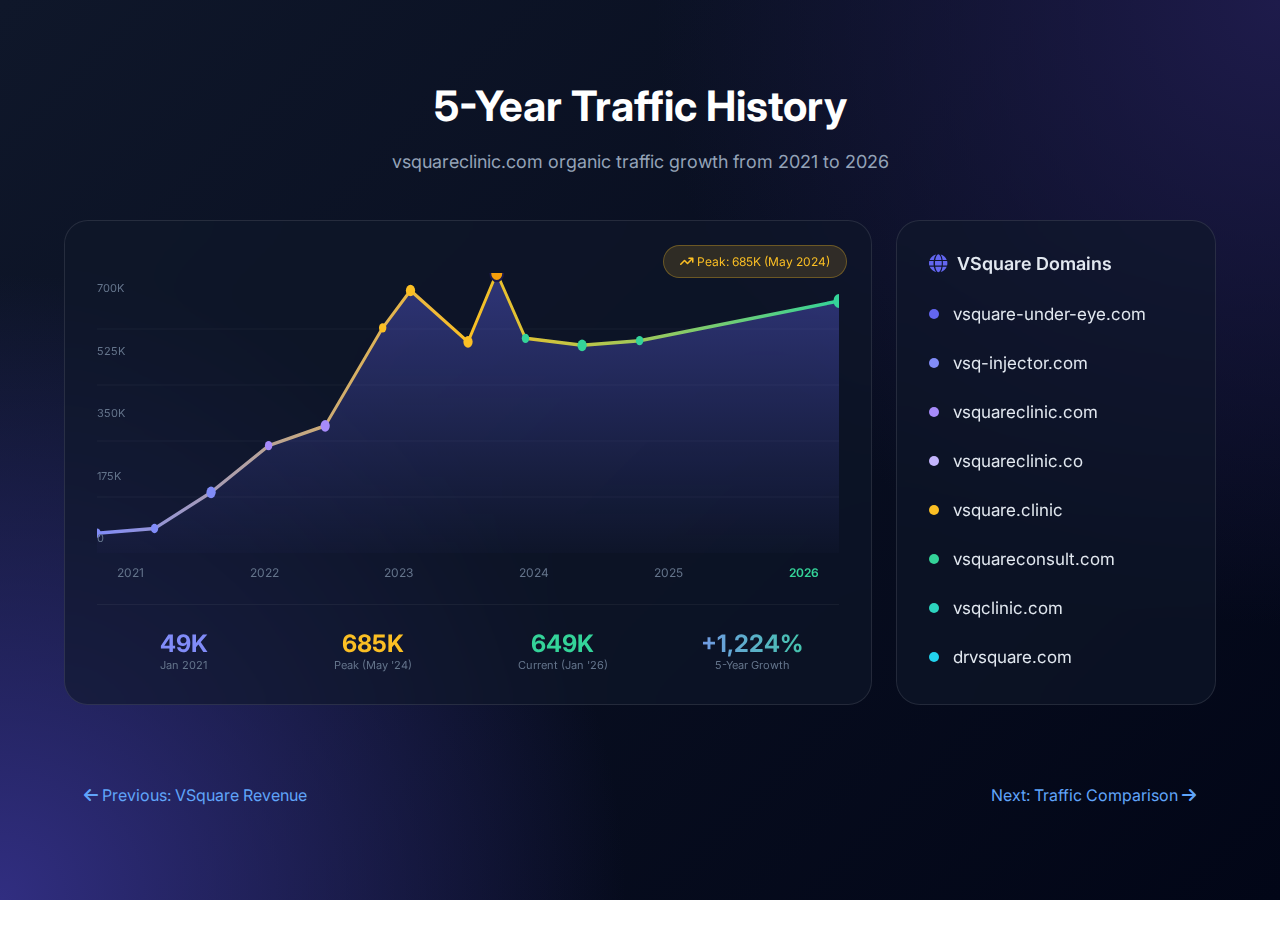
<file: 5.vsquare-traffic-history.html>
<!DOCTYPE html>
<html lang="en">
<head>
    <meta charset="UTF-8">
    <meta name="viewport" content="width=device-width, initial-scale=1.0">
    <meta name="robots" content="noindex, nofollow">
    <title>5-Year Traffic History | VSquare Domain Intelligence</title>
    <link href="https://fonts.googleapis.com/css2?family=Inter:wght@300;400;500;600;700;800&display=swap" rel="stylesheet">
    <link rel="stylesheet" href="https://cdnjs.cloudflare.com/ajax/libs/font-awesome/6.4.0/css/all.min.css">
    <link rel="stylesheet" href="styles.css">
    <style>
        @media (max-width: 1024px) {
            [style*="display: flex"][style*="gap: 24px"]:not([style*="flex-direction"]) {
                flex-direction: column !important;
            }

            [style*="width: 320px"] {
                width: 100% !important;
            }
        }

        @media (max-width: 768px) {
            .container {
                padding: 20px 16px;
            }

            .section-title {
                font-size: 24px;
            }

            .section-subtitle {
                font-size: 14px;
            }

            [style*="display: flex"][style*="gap: 24px"]:not([style*="flex-direction"]) {
                flex-direction: column !important;
                gap: 16px !important;
            }

            [style*="width: 320px"] {
                width: 100% !important;
            }

            [style*="padding: 32px"] {
                padding: 20px !important;
            }

            [style*="height: 280px"] {
                height: 200px !important;
            }

            [style*="grid-template-columns: repeat(4"] {
                grid-template-columns: repeat(2, 1fr) !important;
                gap: 12px !important;
            }

            [style*="font-size: 24px"] {
                font-size: 18px !important;
            }

            [style*="font-size: 18px"] {
                font-size: 14px !important;
            }

            [style*="font-size: 17px"] {
                font-size: 14px !important;
            }

            [style*="gap: 18px"][style*="flex-direction: column"] {
                gap: 12px !important;
            }

            [style*="display: flex"][style*="justify-content: space-between"][style*="margin: 40px"] {
                flex-direction: column;
                gap: 16px;
                align-items: center;
                margin: 20px 0 !important;
            }
        }
    </style>
</head>
<body>
    <div class="container">
        <!-- 5-Year Traffic History -->
        <section style="margin-bottom: 80px; animation: fadeIn 1s ease 0.12s forwards; opacity: 1;">
            <h2 class="section-title">5-Year Traffic History</h2>
            <p class="section-subtitle">vsquareclinic.com organic traffic growth from 2021 to 2026</p>

            <div style="display: flex; gap: 24px;">
                <!-- Chart Section -->
                <div style="flex: 1; background: rgba(15, 23, 42, 0.6); backdrop-filter: blur(20px); border: 1px solid rgba(255, 255, 255, 0.1); border-radius: 24px; padding: 32px; position: relative; overflow: hidden;">
                    <!-- Peak indicator -->
                    <div style="position: absolute; top: 24px; right: 24px; background: rgba(251, 191, 36, 0.15); border: 1px solid rgba(251, 191, 36, 0.3); border-radius: 100px; padding: 8px 16px; font-size: 12px; color: #fbbf24;">
                        <i class="fa-solid fa-arrow-trend-up"></i> Peak: 685K (May 2024)
                    </div>

                    <!-- SVG Chart -->
                    <div style="position: relative; height: 280px; margin-top: 20px;">
                        <svg viewBox="0 0 800 240" style="width: 100%; height: 100%;" preserveAspectRatio="none">
                            <defs>
                                <linearGradient id="areaGradient" x1="0%" y1="0%" x2="0%" y2="100%">
                                    <stop offset="0%" style="stop-color:#6366f1;stop-opacity:0.4"/>
                                    <stop offset="100%" style="stop-color:#6366f1;stop-opacity:0.02"/>
                                </linearGradient>
                                <linearGradient id="lineGradient" x1="0%" y1="0%" x2="100%" y2="0%">
                                    <stop offset="0%" style="stop-color:#818cf8"/>
                                    <stop offset="50%" style="stop-color:#fbbf24"/>
                                    <stop offset="100%" style="stop-color:#34d399"/>
                                </linearGradient>
                            </defs>
                            <!-- Grid lines -->
                            <g stroke="rgba(255,255,255,0.05)" stroke-width="1">
                                <line x1="0" y1="48" x2="800" y2="48"/>
                                <line x1="0" y1="96" x2="800" y2="96"/>
                                <line x1="0" y1="144" x2="800" y2="144"/>
                                <line x1="0" y1="192" x2="800" y2="192"/>
                            </g>
                            <!-- Area fill -->
                            <path d="M0,223 L62,219 L123,188 L185,148 L246,131 L308,47 L338,15 L400,59 L431,0 L462,56 L523,62 L585,58 L800,24 L800,240 L0,240 Z" fill="url(#areaGradient)"/>
                            <!-- Line -->
                            <path d="M0,223 L62,219 L123,188 L185,148 L246,131 L308,47 L338,15 L400,59 L431,0 L462,56 L523,62 L585,58 L800,24" fill="none" stroke="url(#lineGradient)" stroke-width="3" stroke-linecap="round" stroke-linejoin="round"/>
                            <!-- Data points -->
                            <g fill="#818cf8">
                                <circle cx="0" cy="223" r="4"/><circle cx="62" cy="219" r="4"/><circle cx="123" cy="188" r="5"/>
                            </g>
                            <g fill="#a78bfa">
                                <circle cx="185" cy="148" r="4"/><circle cx="246" cy="131" r="5"/>
                            </g>
                            <g fill="#fbbf24">
                                <circle cx="308" cy="47" r="4"/><circle cx="338" cy="15" r="5"/><circle cx="400" cy="59" r="5"/>
                            </g>
                            <circle cx="431" cy="0" r="7" fill="#f59e0b" stroke="#1e1b4b" stroke-width="2"/><!-- Peak -->
                            <g fill="#34d399">
                                <circle cx="462" cy="56" r="4"/><circle cx="523" cy="62" r="5"/><circle cx="585" cy="58" r="4"/><circle cx="800" cy="24" r="6"/>
                            </g>
                        </svg>
                        <!-- Y-axis labels -->
                        <div style="position: absolute; left: 0; top: 0; height: 100%; display: flex; flex-direction: column; justify-content: space-between; font-size: 11px; color: #64748b; padding: 8px 0;">
                            <span>700K</span><span>525K</span><span>350K</span><span>175K</span><span>0</span>
                        </div>
                    </div>
                    <!-- X-axis labels -->
                    <div style="display: flex; justify-content: space-between; margin-top: 12px; font-size: 12px; color: #64748b; padding: 0 20px;">
                        <span>2021</span><span>2022</span><span>2023</span><span>2024</span><span>2025</span><span style="color: #34d399; font-weight: 600;">2026</span>
                    </div>
                    <!-- Stats row -->
                    <div style="display: grid; grid-template-columns: repeat(4, 1fr); gap: 16px; margin-top: 24px; padding-top: 24px; border-top: 1px solid rgba(255,255,255,0.05);">
                        <div style="text-align: center;">
                            <div style="font-size: 24px; font-weight: 700; color: #818cf8;">49K</div>
                            <div style="font-size: 11px; color: #64748b;">Jan 2021</div>
                        </div>
                        <div style="text-align: center;">
                            <div style="font-size: 24px; font-weight: 700; color: #fbbf24;">685K</div>
                            <div style="font-size: 11px; color: #64748b;">Peak (May '24)</div>
                        </div>
                        <div style="text-align: center;">
                            <div style="font-size: 24px; font-weight: 700; color: #34d399;">649K</div>
                            <div style="font-size: 11px; color: #64748b;">Current (Jan '26)</div>
                        </div>
                        <div style="text-align: center;">
                            <div style="font-size: 24px; font-weight: 700; background: linear-gradient(90deg, #818cf8, #34d399); -webkit-background-clip: text; -webkit-text-fill-color: transparent;">+1,224%</div>
                            <div style="font-size: 11px; color: #64748b;">5-Year Growth</div>
                        </div>
                    </div>
                </div>

                <!-- Domain List Section -->
                <div style="width: 320px; background: rgba(15, 23, 42, 0.6); backdrop-filter: blur(20px); border: 1px solid rgba(255, 255, 255, 0.1); border-radius: 24px; padding: 32px; display: flex; flex-direction: column;">
                    <div style="font-size: 18px; font-weight: 600; color: #e2e8f0; margin-bottom: 24px;">
                        <i class="fa-solid fa-globe" style="color: #6366f1; margin-right: 10px;"></i>VSquare Domains
                    </div>
                    <ul style="list-style: none; padding: 0; margin: 0; display: flex; flex-direction: column; gap: 18px; flex: 1; justify-content: space-around;">
                        <li style="display: flex; align-items: center; gap: 14px; font-size: 17px; color: #e2e8f0;">
                            <span style="width: 10px; height: 10px; background: #6366f1; border-radius: 50%; flex-shrink: 0;"></span>
                            vsquare-under-eye.com
                        </li>
                        <li style="display: flex; align-items: center; gap: 14px; font-size: 17px; color: #e2e8f0;">
                            <span style="width: 10px; height: 10px; background: #818cf8; border-radius: 50%; flex-shrink: 0;"></span>
                            vsq-injector.com
                        </li>
                        <li style="display: flex; align-items: center; gap: 14px; font-size: 17px; color: #e2e8f0;">
                            <span style="width: 10px; height: 10px; background: #a78bfa; border-radius: 50%; flex-shrink: 0;"></span>
                            vsquareclinic.com
                        </li>
                        <li style="display: flex; align-items: center; gap: 14px; font-size: 17px; color: #e2e8f0;">
                            <span style="width: 10px; height: 10px; background: #c4b5fd; border-radius: 50%; flex-shrink: 0;"></span>
                            vsquareclinic.co
                        </li>
                        <li style="display: flex; align-items: center; gap: 14px; font-size: 17px; color: #e2e8f0;">
                            <span style="width: 10px; height: 10px; background: #fbbf24; border-radius: 50%; flex-shrink: 0;"></span>
                            vsquare.clinic
                        </li>
                        <li style="display: flex; align-items: center; gap: 14px; font-size: 17px; color: #e2e8f0;">
                            <span style="width: 10px; height: 10px; background: #34d399; border-radius: 50%; flex-shrink: 0;"></span>
                            vsquareconsult.com
                        </li>
                        <li style="display: flex; align-items: center; gap: 14px; font-size: 17px; color: #e2e8f0;">
                            <span style="width: 10px; height: 10px; background: #2dd4bf; border-radius: 50%; flex-shrink: 0;"></span>
                            vsqclinic.com
                        </li>
                        <li style="display: flex; align-items: center; gap: 14px; font-size: 17px; color: #e2e8f0;">
                            <span style="width: 10px; height: 10px; background: #22d3ee; border-radius: 50%; flex-shrink: 0;"></span>
                            drvsquare.com
                        </li>
                    </ul>
                </div>
            </div>
        </section>

        <!-- Navigation Links -->
        <div style="display: flex; justify-content: space-between; margin: 40px 0; padding: 0 20px;">
            <a href="4.vsquare-revenue.html" style="color: #60a5fa; font-size: 16px; text-decoration: none;">
                <i class="fa-solid fa-arrow-left"></i> Previous: VSquare Revenue
            </a>
            <a href="6.traffic-comparison.html" style="color: #60a5fa; font-size: 16px; text-decoration: none;">
                Next: Traffic Comparison <i class="fa-solid fa-arrow-right"></i>
            </a>
        </div>

    </div>
</body>
</html>
</file>
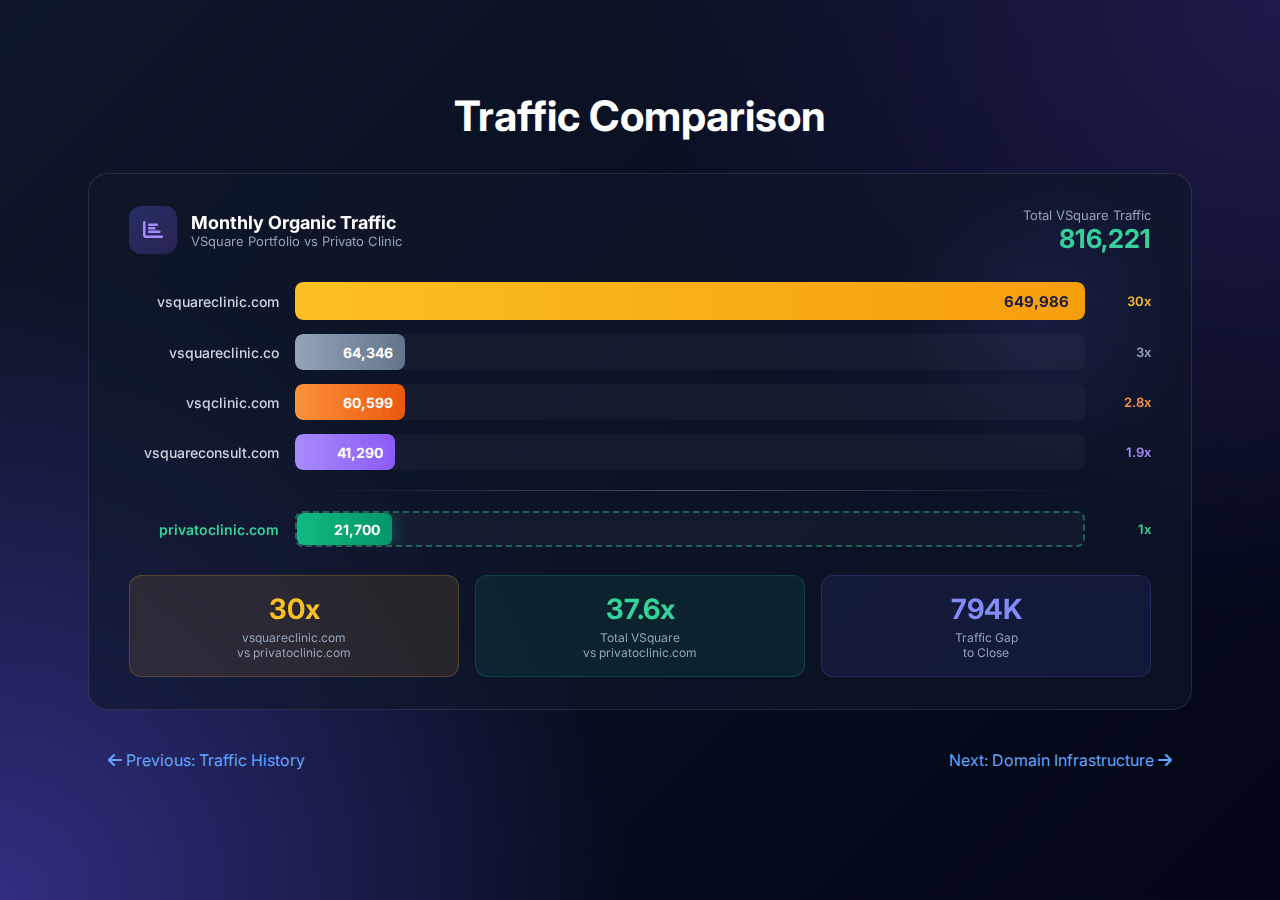
<file: 6.traffic-comparison.html>
<!DOCTYPE html>
<html lang="en">
<head>
    <meta charset="UTF-8">
    <meta name="viewport" content="width=device-width, initial-scale=1.0">
    <meta name="robots" content="noindex, nofollow">
    <title>Traffic Comparison | VSquare Domain Intelligence</title>
    <link href="https://fonts.googleapis.com/css2?family=Inter:wght@300;400;500;600;700;800&display=swap" rel="stylesheet">
    <link rel="stylesheet" href="https://cdnjs.cloudflare.com/ajax/libs/font-awesome/6.4.0/css/all.min.css">
    <link rel="stylesheet" href="styles.css">
    <style>
        html, body {
            height: 100vh;
            margin: 0;
            overflow: hidden;
        }
        .container {
            height: 100vh;
            display: flex;
            flex-direction: column;
            justify-content: center;
            padding: 24px 48px;
            box-sizing: border-box;
        }

        @media (max-width: 1024px) {
            [style*="grid-template-columns: repeat(3"] {
                grid-template-columns: 1fr 1fr !important;
            }
        }

        @media (max-width: 768px) {
            html, body {
                height: auto;
                overflow: auto;
            }

            .container {
                height: auto;
                min-height: 100vh;
                padding: 20px 16px;
            }

            .section-title {
                font-size: 24px;
                margin-bottom: 20px !important;
            }

            [style*="padding: 32px 40px"] {
                padding: 20px 16px !important;
            }

            [style*="width: 150px"] {
                width: 80px !important;
                font-size: 11px !important;
            }

            [style*="height: 38px"], [style*="height: 36px"] {
                height: 32px !important;
            }

            [style*="font-size: 15px"], [style*="font-size: 14px"] {
                font-size: 12px !important;
            }

            [style*="width: 50px"] {
                width: 35px !important;
                font-size: 11px !important;
            }

            [style*="font-size: 18px"] {
                font-size: 14px !important;
            }

            [style*="font-size: 26px"] {
                font-size: 18px !important;
            }

            [style*="grid-template-columns: repeat(3"] {
                grid-template-columns: 1fr !important;
                gap: 12px !important;
            }

            [style*="font-size: 28px"] {
                font-size: 22px !important;
            }

            [style*="display: flex"][style*="justify-content: space-between"][style*="margin: 40px"] {
                flex-direction: column;
                gap: 16px;
                align-items: center;
                margin: 20px 0 !important;
            }
        }
    </style>
</head>
<body>
    <div class="container">
        <!-- Traffic Comparison Section -->
        <section style="animation: fadeIn 1s ease 0.15s forwards; opacity: 1;">
            <h2 class="section-title" style="margin-bottom: 32px;">Traffic Comparison</h2>

            <div style="background: rgba(15, 23, 42, 0.6); backdrop-filter: blur(20px); border: 1px solid rgba(255, 255, 255, 0.1); border-radius: 20px; padding: 32px 40px; position: relative; overflow: hidden;">
                <!-- Decorative background -->
                <div style="position: absolute; top: 0; right: 0; width: 300px; height: 300px; background: radial-gradient(circle, rgba(99, 102, 241, 0.1) 0%, transparent 70%); pointer-events: none;"></div>

                <!-- Chart Header -->
                <div style="display: flex; justify-content: space-between; align-items: center; margin-bottom: 28px;">
                    <div style="display: flex; align-items: center; gap: 14px;">
                        <div style="width: 48px; height: 48px; background: linear-gradient(135deg, rgba(99, 102, 241, 0.3), rgba(139, 92, 246, 0.2)); border-radius: 12px; display: flex; align-items: center; justify-content: center;">
                            <i class="fa-solid fa-chart-bar" style="color: #a78bfa; font-size: 20px;"></i>
                        </div>
                        <div>
                            <div style="font-size: 18px; font-weight: 700; color: white;">Monthly Organic Traffic</div>
                            <div style="font-size: 13px; color: var(--text-muted);">VSquare Portfolio vs Privato Clinic</div>
                        </div>
                    </div>
                    <div style="text-align: right;">
                        <div style="font-size: 13px; color: var(--text-muted);">Total VSquare Traffic</div>
                        <div style="font-size: 26px; font-weight: 700; color: #34d399;">816,221</div>
                    </div>
                </div>

                <!-- Bar Chart -->
                <div style="display: flex; flex-direction: column; gap: 14px;">
                    <!-- vsquareclinic.com -->
                    <div style="display: flex; align-items: center; gap: 16px;">
                        <div style="width: 150px; text-align: right; font-size: 14px; color: #cbd5e1; font-weight: 500;">vsquareclinic.com</div>
                        <div style="flex: 1; position: relative; height: 38px; background: rgba(255,255,255,0.03); border-radius: 8px; overflow: hidden;">
                            <div style="position: absolute; left: 0; top: 0; bottom: 0; width: 100%; background: linear-gradient(90deg, #fbbf24, #f59e0b); border-radius: 8px; display: flex; align-items: center; justify-content: flex-end; padding-right: 16px; box-shadow: 0 0 30px rgba(251, 191, 36, 0.3);">
                                <span style="font-size: 15px; font-weight: 700; color: #1e1b4b;">649,986</span>
                            </div>
                        </div>
                        <div style="width: 50px; text-align: right; font-size: 13px; color: #fbbf24; font-weight: 600;">30x</div>
                    </div>

                    <!-- vsquareclinic.co -->
                    <div style="display: flex; align-items: center; gap: 16px;">
                        <div style="width: 150px; text-align: right; font-size: 14px; color: #cbd5e1; font-weight: 500;">vsquareclinic.co</div>
                        <div style="flex: 1; position: relative; height: 36px; background: rgba(255,255,255,0.03); border-radius: 8px; overflow: hidden;">
                            <div style="position: absolute; left: 0; top: 0; bottom: 0; width: 9.9%; min-width: 110px; background: linear-gradient(90deg, #94a3b8, #64748b); border-radius: 8px; display: flex; align-items: center; justify-content: flex-end; padding-right: 12px;">
                                <span style="font-size: 14px; font-weight: 700; color: white;">64,346</span>
                            </div>
                        </div>
                        <div style="width: 50px; text-align: right; font-size: 13px; color: #94a3b8; font-weight: 600;">3x</div>
                    </div>

                    <!-- vsqclinic.com -->
                    <div style="display: flex; align-items: center; gap: 16px;">
                        <div style="width: 150px; text-align: right; font-size: 14px; color: #cbd5e1; font-weight: 500;">vsqclinic.com</div>
                        <div style="flex: 1; position: relative; height: 36px; background: rgba(255,255,255,0.03); border-radius: 8px; overflow: hidden;">
                            <div style="position: absolute; left: 0; top: 0; bottom: 0; width: 9.3%; min-width: 110px; background: linear-gradient(90deg, #fb923c, #ea580c); border-radius: 8px; display: flex; align-items: center; justify-content: flex-end; padding-right: 12px;">
                                <span style="font-size: 14px; font-weight: 700; color: white;">60,599</span>
                            </div>
                        </div>
                        <div style="width: 50px; text-align: right; font-size: 13px; color: #fb923c; font-weight: 600;">2.8x</div>
                    </div>

                    <!-- vsquareconsult.com -->
                    <div style="display: flex; align-items: center; gap: 16px;">
                        <div style="width: 150px; text-align: right; font-size: 14px; color: #cbd5e1; font-weight: 500;">vsquareconsult.com</div>
                        <div style="flex: 1; position: relative; height: 36px; background: rgba(255,255,255,0.03); border-radius: 8px; overflow: hidden;">
                            <div style="position: absolute; left: 0; top: 0; bottom: 0; width: 6.4%; min-width: 100px; background: linear-gradient(90deg, #a78bfa, #8b5cf6); border-radius: 8px; display: flex; align-items: center; justify-content: flex-end; padding-right: 12px;">
                                <span style="font-size: 14px; font-weight: 700; color: white;">41,290</span>
                            </div>
                        </div>
                        <div style="width: 50px; text-align: right; font-size: 13px; color: #a78bfa; font-weight: 600;">1.9x</div>
                    </div>

                    <!-- Divider -->
                    <div style="display: flex; align-items: center; gap: 16px; margin: 6px 0;">
                        <div style="width: 150px;"></div>
                        <div style="flex: 1; height: 1px; background: linear-gradient(90deg, transparent, rgba(255,255,255,0.25), transparent);"></div>
                        <div style="width: 50px;"></div>
                    </div>

                    <!-- privatoclinic.com (Baseline) -->
                    <div style="display: flex; align-items: center; gap: 16px;">
                        <div style="width: 150px; text-align: right; font-size: 14px; color: #34d399; font-weight: 600;">privatoclinic.com</div>
                        <div style="flex: 1; position: relative; height: 36px; background: rgba(255,255,255,0.03); border-radius: 8px; overflow: hidden; border: 2px dashed rgba(52, 211, 153, 0.4);">
                            <div style="position: absolute; left: 0; top: 0; bottom: 0; width: 3.3%; min-width: 95px; background: linear-gradient(90deg, #10b981, #059669); border-radius: 6px; display: flex; align-items: center; justify-content: flex-end; padding-right: 12px; box-shadow: 0 0 20px rgba(16, 185, 129, 0.4);">
                                <span style="font-size: 14px; font-weight: 700; color: white;">21,700</span>
                            </div>
                        </div>
                        <div style="width: 50px; text-align: right; font-size: 13px; color: #34d399; font-weight: 600;">1x</div>
                    </div>
                </div>

                <!-- Insights -->
                <div style="margin-top: 28px; display: grid; grid-template-columns: repeat(3, 1fr); gap: 16px;">
                    <div style="background: rgba(251, 191, 36, 0.1); border: 1px solid rgba(251, 191, 36, 0.2); border-radius: 12px; padding: 16px; text-align: center;">
                        <div style="font-size: 28px; font-weight: 700; color: #fbbf24;">30x</div>
                        <div style="font-size: 12px; color: var(--text-muted); margin-top: 4px;">vsquareclinic.com<br>vs privatoclinic.com</div>
                    </div>
                    <div style="background: rgba(16, 185, 129, 0.1); border: 1px solid rgba(16, 185, 129, 0.2); border-radius: 12px; padding: 16px; text-align: center;">
                        <div style="font-size: 28px; font-weight: 700; color: #34d399;">37.6x</div>
                        <div style="font-size: 12px; color: var(--text-muted); margin-top: 4px;">Total VSquare<br>vs privatoclinic.com</div>
                    </div>
                    <div style="background: rgba(99, 102, 241, 0.1); border: 1px solid rgba(99, 102, 241, 0.2); border-radius: 12px; padding: 16px; text-align: center;">
                        <div style="font-size: 28px; font-weight: 700; color: #818cf8;">794K</div>
                        <div style="font-size: 12px; color: var(--text-muted); margin-top: 4px;">Traffic Gap<br>to Close</div>
                    </div>
                </div>
            </div>
        </section>

        <!-- Navigation Links -->
        <div style="display: flex; justify-content: space-between; margin: 40px 0; padding: 0 20px;">
            <a href="5.vsquare-traffic-history.html" style="color: #60a5fa; font-size: 16px; text-decoration: none;">
                <i class="fa-solid fa-arrow-left"></i> Previous: Traffic History
            </a>
            <a href="7.domain-infrastructure.html" style="color: #60a5fa; font-size: 16px; text-decoration: none;">
                Next: Domain Infrastructure <i class="fa-solid fa-arrow-right"></i>
            </a>
        </div>
    </div>
</body>
</html>
</file>
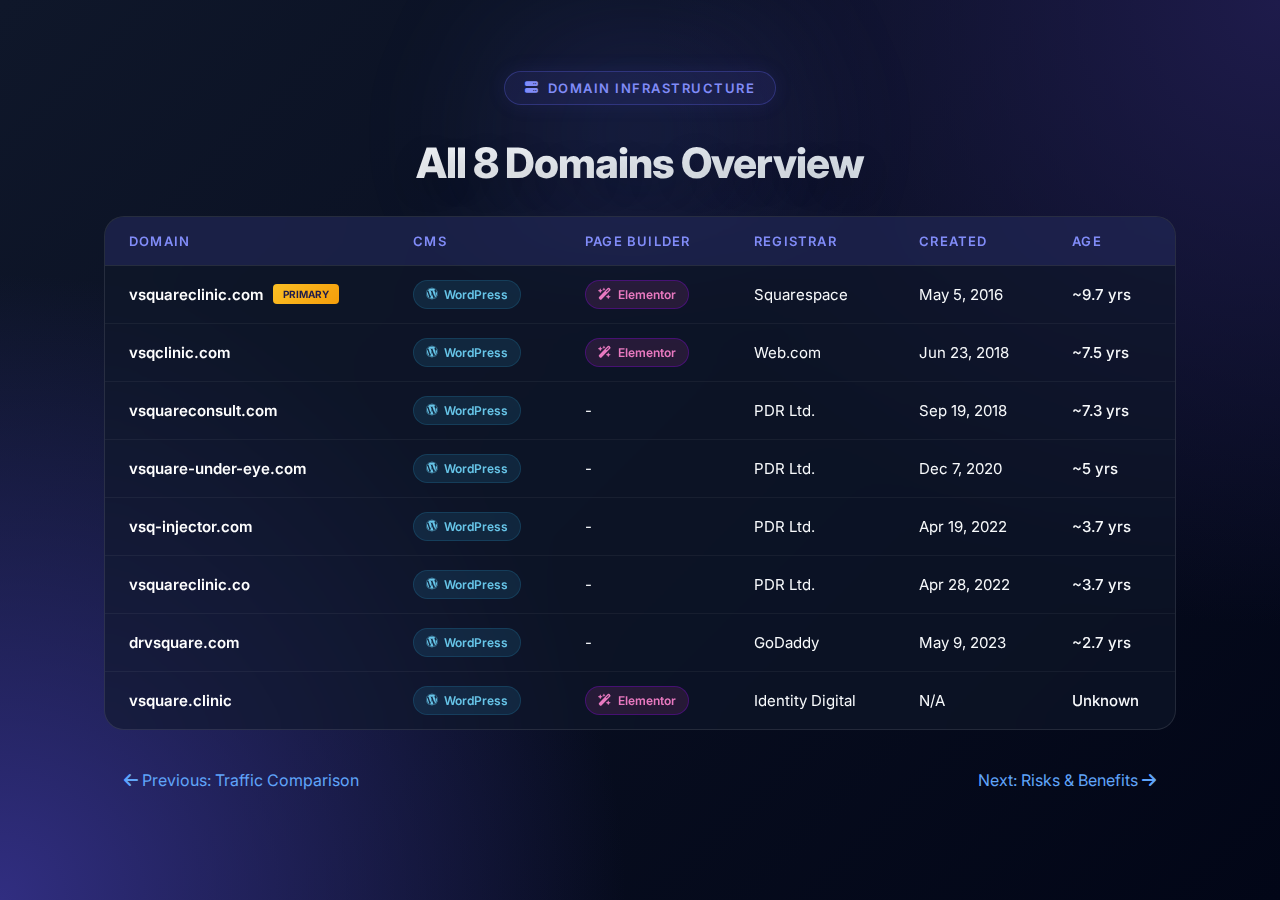
<file: 7.domain-infrastructure.html>
<!DOCTYPE html>
<html lang="en">
<head>
    <meta charset="UTF-8">
    <meta name="viewport" content="width=device-width, initial-scale=1.0">
    <meta name="robots" content="noindex, nofollow">
    <title>Domain Infrastructure | VSquare Domain Intelligence</title>
    <link href="https://fonts.googleapis.com/css2?family=Inter:wght@300;400;500;600;700;800&display=swap" rel="stylesheet">
    <link rel="stylesheet" href="https://cdnjs.cloudflare.com/ajax/libs/font-awesome/6.4.0/css/all.min.css">
    <link rel="stylesheet" href="styles.css">
    <style>
        html, body {
            height: 100vh;
            margin: 0;
            overflow: hidden;
        }
        .container {
            height: 100vh;
            display: flex;
            flex-direction: column;
            justify-content: center;
            padding: 24px 64px;
            box-sizing: border-box;
        }

        .compact-header { margin-bottom: 20px; }
        .compact-header h1 { font-size: 42px; margin-bottom: 8px; }
        .compact-header p { font-size: 18px; }

        .unified-table {
            background: rgba(15, 23, 42, 0.6);
            backdrop-filter: blur(20px);
            border: 1px solid rgba(255, 255, 255, 0.1);
            border-radius: 20px;
            overflow: hidden;
        }

        .unified-table table {
            width: 100%;
            border-collapse: collapse;
        }

        .unified-table th {
            background: rgba(99, 102, 241, 0.15);
            padding: 16px 24px;
            text-align: left;
            font-size: 13px;
            font-weight: 600;
            text-transform: uppercase;
            letter-spacing: 1.2px;
            color: #818cf8;
            border-bottom: 1px solid rgba(255, 255, 255, 0.1);
        }

        .unified-table td {
            padding: 14px 24px;
            font-size: 15px;
            color: var(--text-main);
            border-bottom: 1px solid rgba(255, 255, 255, 0.05);
            vertical-align: middle;
        }

        .unified-table tr:last-child td { border-bottom: none; }
        .unified-table tr:hover { background: rgba(255, 255, 255, 0.02); }

        .domain-name {
            font-weight: 600;
            color: white;
            display: flex;
            align-items: center;
            gap: 10px;
            font-size: 15px;
        }

        .domain-name .primary {
            background: linear-gradient(135deg, #fbbf24, #f59e0b);
            color: #1e1b4b;
            font-size: 10px;
            padding: 4px 10px;
            border-radius: 4px;
            font-weight: 700;
        }

        .registrar-cell {
            font-size: 14px;
            color: #94a3b8;
        }

        .date-cell {
            font-size: 14px;
            color: #a78bfa;
            white-space: nowrap;
        }

        .age-cell {
            font-size: 13px;
            color: #34d399;
            font-weight: 500;
        }

        .badge-sm {
            display: inline-flex;
            align-items: center;
            gap: 6px;
            padding: 6px 12px;
            border-radius: 100px;
            font-size: 12px;
            font-weight: 600;
        }

        .badge-wordpress { background: rgba(33, 117, 155, 0.2); color: #67c5e8; }
        .badge-elementor { background: rgba(146, 55, 124, 0.2); color: #e879c0; }

        .info-cards {
            display: grid;
            grid-template-columns: repeat(2, 1fr);
            gap: 20px;
            margin-bottom: 24px;
        }

        .info-card {
            background: rgba(15, 23, 42, 0.6);
            backdrop-filter: blur(20px);
            border: 1px solid rgba(255, 255, 255, 0.1);
            border-radius: 16px;
            padding: 20px 24px;
            text-align: center;
        }

        .info-card.highlight {
            background: linear-gradient(135deg, rgba(16, 185, 129, 0.1), rgba(14, 165, 233, 0.1));
            border-color: rgba(16, 185, 129, 0.3);
        }

        .info-card-icon {
            width: 48px;
            height: 48px;
            margin: 0 auto 12px;
            border-radius: 12px;
            display: flex;
            align-items: center;
            justify-content: center;
            font-size: 20px;
        }

        .info-card-icon.cf { background: rgba(245, 158, 11, 0.2); color: #fbbf24; }
        .info-card-icon.ns { background: rgba(16, 185, 129, 0.2); color: #34d399; }

        .info-card h4 {
            font-size: 12px;
            color: var(--text-muted);
            text-transform: uppercase;
            letter-spacing: 1px;
            margin-bottom: 8px;
        }

        .info-card .value {
            font-size: 18px;
            font-weight: 600;
            color: white;
        }

        .info-card code {
            display: block;
            font-family: 'Menlo', monospace;
            font-size: 13px;
            color: #86efac;
            margin-top: 4px;
        }

        @media (max-width: 1024px) {
            .container {
                padding: 24px 32px;
            }
        }

        @media (max-width: 768px) {
            html, body {
                height: auto;
                overflow: auto;
            }

            .container {
                height: auto;
                min-height: 100vh;
                padding: 20px 16px;
            }

            .compact-header h1 {
                font-size: 28px;
            }

            .unified-table {
                overflow-x: auto;
                -webkit-overflow-scrolling: touch;
            }

            .unified-table table {
                min-width: 700px;
            }

            .unified-table th {
                padding: 12px 16px;
                font-size: 10px;
            }

            .unified-table td {
                padding: 10px 16px;
                font-size: 13px;
            }

            .domain-name {
                font-size: 13px;
                flex-wrap: wrap;
            }

            .domain-name .primary {
                font-size: 8px;
                padding: 2px 6px;
            }

            .badge-sm {
                padding: 4px 8px;
                font-size: 10px;
            }

            .registrar-cell {
                font-size: 12px;
            }

            .date-cell {
                font-size: 12px;
            }

            .age-cell {
                font-size: 11px;
            }

            [style*="display: flex"][style*="justify-content: space-between"][style*="margin: 40px"] {
                flex-direction: column;
                gap: 16px;
                align-items: center;
                margin: 20px 0 !important;
            }
        }
    </style>
</head>
<body>
    <div class="container">
        <!-- Header -->
        <header class="header compact-header">
            <div class="phase-badge">
                <i class="fa-solid fa-server"></i>
                <span>Domain Infrastructure</span>
            </div>
            <h1>All 8 Domains Overview</h1>
        </header>

        <!-- Unified Domain Table -->
        <div class="unified-table">
            <table>
                <thead>
                    <tr>
                        <th>Domain</th>
                        <th>CMS</th>
                        <th>Page Builder</th>
                        <th>Registrar</th>
                        <th>Created</th>
                        <th>Age</th>
                    </tr>
                </thead>
                <tbody>
                    <tr>
                        <td><div class="domain-name">vsquareclinic.com <span class="primary">PRIMARY</span></div></td>
                        <td><span class="badge-sm badge-wordpress"><i class="fa-brands fa-wordpress"></i> WordPress</span></td>
                        <td><span class="badge-sm badge-elementor"><i class="fa-solid fa-wand-magic-sparkles"></i> Elementor</span></td>
                        <td class="registrar-cell">Squarespace</td>
                        <td class="date-cell">May 5, 2016</td>
                        <td class="age-cell">~9.7 yrs</td>
                    </tr>
                    <tr>
                        <td><div class="domain-name">vsqclinic.com</div></td>
                        <td><span class="badge-sm badge-wordpress"><i class="fa-brands fa-wordpress"></i> WordPress</span></td>
                        <td><span class="badge-sm badge-elementor"><i class="fa-solid fa-wand-magic-sparkles"></i> Elementor</span></td>
                        <td class="registrar-cell">Web.com</td>
                        <td class="date-cell">Jun 23, 2018</td>
                        <td class="age-cell">~7.5 yrs</td>
                    </tr>
                    <tr>
                        <td><div class="domain-name">vsquareconsult.com</div></td>
                        <td><span class="badge-sm badge-wordpress"><i class="fa-brands fa-wordpress"></i> WordPress</span></td>
                        <td>-</td>
                        <td class="registrar-cell">PDR Ltd.</td>
                        <td class="date-cell">Sep 19, 2018</td>
                        <td class="age-cell">~7.3 yrs</td>
                    </tr>
                    <tr>
                        <td><div class="domain-name">vsquare-under-eye.com</div></td>
                        <td><span class="badge-sm badge-wordpress"><i class="fa-brands fa-wordpress"></i> WordPress</span></td>
                        <td>-</td>
                        <td class="registrar-cell">PDR Ltd.</td>
                        <td class="date-cell">Dec 7, 2020</td>
                        <td class="age-cell">~5 yrs</td>
                    </tr>
                    <tr>
                        <td><div class="domain-name">vsq-injector.com</div></td>
                        <td><span class="badge-sm badge-wordpress"><i class="fa-brands fa-wordpress"></i> WordPress</span></td>
                        <td>-</td>
                        <td class="registrar-cell">PDR Ltd.</td>
                        <td class="date-cell">Apr 19, 2022</td>
                        <td class="age-cell">~3.7 yrs</td>
                    </tr>
                    <tr>
                        <td><div class="domain-name">vsquareclinic.co</div></td>
                        <td><span class="badge-sm badge-wordpress"><i class="fa-brands fa-wordpress"></i> WordPress</span></td>
                        <td>-</td>
                        <td class="registrar-cell">PDR Ltd.</td>
                        <td class="date-cell">Apr 28, 2022</td>
                        <td class="age-cell">~3.7 yrs</td>
                    </tr>
                    <tr>
                        <td><div class="domain-name">drvsquare.com</div></td>
                        <td><span class="badge-sm badge-wordpress"><i class="fa-brands fa-wordpress"></i> WordPress</span></td>
                        <td>-</td>
                        <td class="registrar-cell">GoDaddy</td>
                        <td class="date-cell">May 9, 2023</td>
                        <td class="age-cell">~2.7 yrs</td>
                    </tr>
                    <tr>
                        <td><div class="domain-name">vsquare.clinic</div></td>
                        <td><span class="badge-sm badge-wordpress"><i class="fa-brands fa-wordpress"></i> WordPress</span></td>
                        <td><span class="badge-sm badge-elementor"><i class="fa-solid fa-wand-magic-sparkles"></i> Elementor</span></td>
                        <td class="registrar-cell">Identity Digital</td>
                        <td class="date-cell">N/A</td>
                        <td class="age-cell">Unknown</td>
                    </tr>
                </tbody>
            </table>
        </div>

        <!-- Navigation Links -->
        <div style="display: flex; justify-content: space-between; margin: 40px 0; padding: 0 20px;">
            <a href="6.traffic-comparison.html" style="color: #60a5fa; font-size: 16px; text-decoration: none;">
                <i class="fa-solid fa-arrow-left"></i> Previous: Traffic Comparison
            </a>
            <a href="8.risks-benefits.html" style="color: #60a5fa; font-size: 16px; text-decoration: none;">
                Next: Risks & Benefits <i class="fa-solid fa-arrow-right"></i>
            </a>
        </div>
    </div>
</body>
</html>
</file>
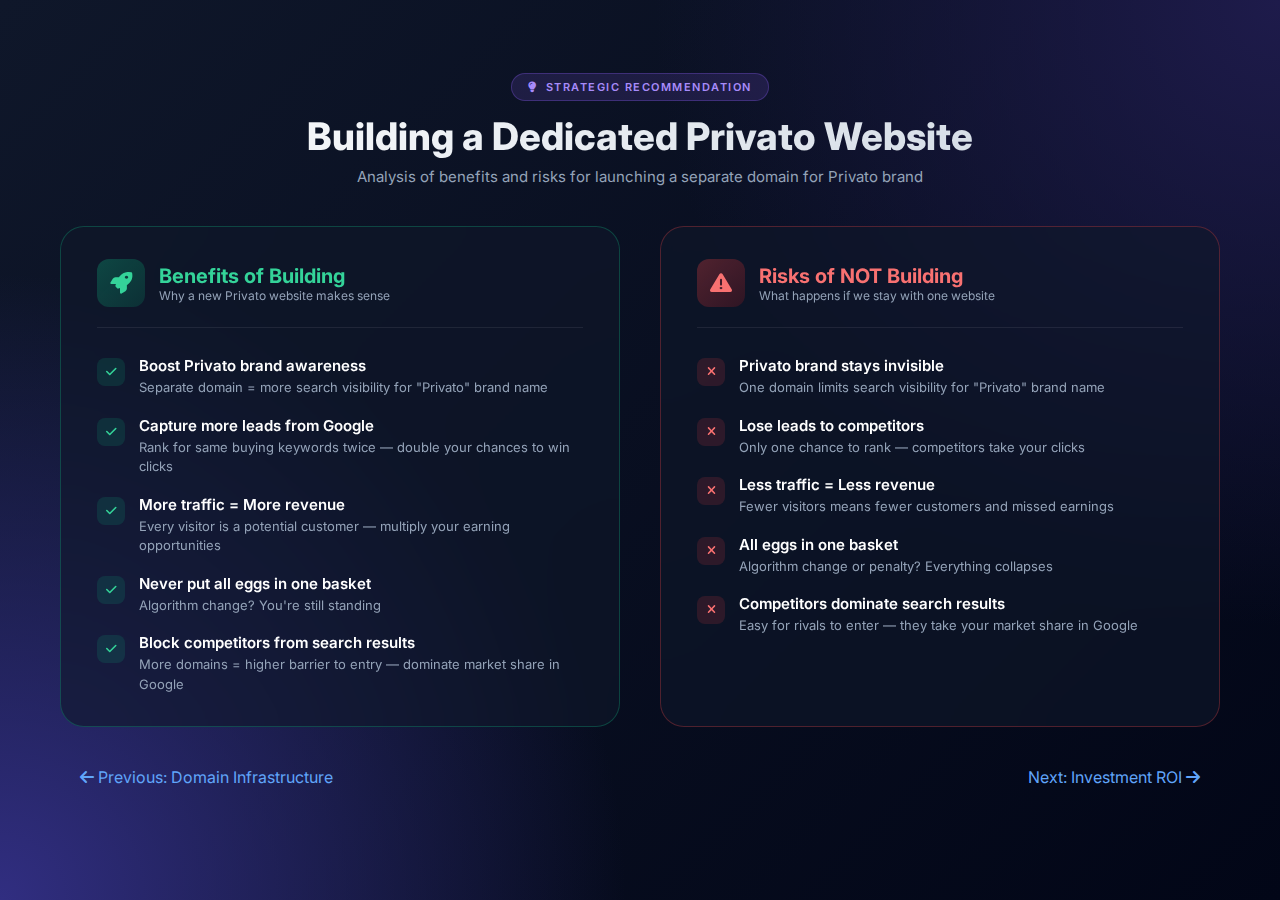
<file: 8.risks-benefits.html>
<!DOCTYPE html>
<html lang="en">
<head>
    <meta charset="UTF-8">
    <meta name="viewport" content="width=device-width, initial-scale=1.0">
    <meta name="robots" content="noindex, nofollow">
    <title>Risks & Benefits | Building a New Privato Website</title>
    <link href="https://fonts.googleapis.com/css2?family=Inter:wght@300;400;500;600;700;800&display=swap" rel="stylesheet">
    <link rel="stylesheet" href="https://cdnjs.cloudflare.com/ajax/libs/font-awesome/6.4.0/css/all.min.css">
    <link rel="stylesheet" href="styles.css">
    <style>
        html, body {
            height: 100%;
            overflow: hidden;
        }
        .fullscreen-container {
            height: 100vh;
            display: flex;
            flex-direction: column;
            justify-content: center;
            padding: 40px 60px;
            max-width: 1400px;
            margin: 0 auto;
        }
        .hero-header {
            text-align: center;
            margin-bottom: 40px;
        }
        .hero-header h1 {
            font-size: 38px;
            font-weight: 800;
            background: linear-gradient(135deg, #ffffff 0%, #cbd5e1 100%);
            -webkit-background-clip: text;
            -webkit-text-fill-color: transparent;
            margin-bottom: 8px;
        }
        .hero-header p {
            font-size: 15px;
            color: var(--text-muted);
        }
        .main-grid {
            display: grid;
            grid-template-columns: 1fr 1fr;
            gap: 40px;
        }
        .panel {
            background: rgba(15, 23, 42, 0.6);
            backdrop-filter: blur(20px);
            border-radius: 24px;
            padding: 32px 36px;
        }
        .panel.benefits {
            border: 1px solid rgba(16, 185, 129, 0.3);
        }
        .panel.risks {
            border: 1px solid rgba(239, 68, 68, 0.3);
        }
        .panel-header {
            display: flex;
            align-items: center;
            gap: 14px;
            margin-bottom: 28px;
            padding-bottom: 20px;
            border-bottom: 1px solid rgba(255, 255, 255, 0.08);
        }
        .panel-icon {
            width: 48px;
            height: 48px;
            border-radius: 12px;
            display: flex;
            align-items: center;
            justify-content: center;
            font-size: 22px;
        }
        .benefits .panel-icon {
            background: linear-gradient(135deg, rgba(16, 185, 129, 0.3), rgba(5, 150, 105, 0.2));
            color: #34d399;
        }
        .risks .panel-icon {
            background: linear-gradient(135deg, rgba(239, 68, 68, 0.3), rgba(185, 28, 28, 0.2));
            color: #f87171;
        }
        .panel-title {
            font-size: 20px;
            font-weight: 700;
        }
        .benefits .panel-title { color: #34d399; }
        .risks .panel-title { color: #f87171; }
        .panel-subtitle {
            font-size: 12px;
            color: var(--text-muted);
        }
        .bullet-list {
            list-style: none;
            padding: 0;
            margin: 0;
            display: flex;
            flex-direction: column;
            gap: 18px;
        }
        .bullet-item {
            display: flex;
            align-items: flex-start;
            gap: 14px;
        }
        .bullet-icon {
            width: 28px;
            height: 28px;
            min-width: 28px;
            border-radius: 8px;
            display: flex;
            align-items: center;
            justify-content: center;
            font-size: 12px;
            margin-top: 2px;
        }
        .benefits .bullet-icon {
            background: rgba(16, 185, 129, 0.15);
            color: #34d399;
        }
        .risks .bullet-icon {
            background: rgba(239, 68, 68, 0.15);
            color: #f87171;
        }
        .bullet-text {
            flex: 1;
        }
        .bullet-title {
            font-size: 15px;
            font-weight: 600;
            color: white;
            margin-bottom: 3px;
        }
        .bullet-desc {
            font-size: 13px;
            color: var(--text-muted);
            line-height: 1.5;
        }
        .nav-back {
            position: absolute;
            top: 24px;
            left: 32px;
            display: inline-flex;
            align-items: center;
            gap: 8px;
            color: #818cf8;
            text-decoration: none;
            font-size: 13px;
            font-weight: 500;
            opacity: 0.8;
            transition: opacity 0.3s;
        }
        .nav-back:hover {
            opacity: 1;
        }

        @media (max-width: 1024px) {
            .main-grid {
                grid-template-columns: 1fr;
                gap: 24px;
            }
        }

        @media (max-width: 768px) {
            html, body {
                height: auto;
                overflow: auto;
            }

            .fullscreen-container {
                height: auto;
                min-height: 100vh;
                padding: 20px;
            }

            .hero-header {
                margin-bottom: 24px;
            }

            .hero-header h1 {
                font-size: 24px;
            }

            .hero-header p {
                font-size: 13px;
            }

            .main-grid {
                grid-template-columns: 1fr;
                gap: 20px;
            }

            .panel {
                padding: 24px 20px;
            }

            .panel-header {
                margin-bottom: 20px;
                padding-bottom: 16px;
            }

            .panel-icon {
                width: 40px;
                height: 40px;
                font-size: 18px;
            }

            .panel-title {
                font-size: 16px;
            }

            .panel-subtitle {
                font-size: 11px;
            }

            .bullet-list {
                gap: 14px;
            }

            .bullet-icon {
                width: 24px;
                height: 24px;
                min-width: 24px;
                font-size: 10px;
            }

            .bullet-title {
                font-size: 13px;
            }

            .bullet-desc {
                font-size: 12px;
            }

            [style*="display: flex"][style*="justify-content: space-between"][style*="margin: 40px"] {
                flex-direction: column;
                gap: 16px;
                align-items: center;
                margin: 20px 0 !important;
            }
        }
    </style>
</head>
<body>
    <div class="fullscreen-container">
        <!-- Header -->
        <div class="hero-header">
            <div style="display: inline-flex; align-items: center; gap: 8px; background: rgba(139, 92, 246, 0.15); border: 1px solid rgba(139, 92, 246, 0.3); padding: 6px 16px; border-radius: 100px; font-size: 11px; font-weight: 600; letter-spacing: 1.5px; text-transform: uppercase; color: #a78bfa; margin-bottom: 12px;">
                <i class="fa-solid fa-lightbulb"></i>
                Strategic Recommendation
            </div>
            <h1>Building a Dedicated Privato Website</h1>
            <p>Analysis of benefits and risks for launching a separate domain for Privato brand</p>
        </div>

        <!-- Main Grid: Benefits & Risks -->
        <div class="main-grid">
            <!-- Benefits Panel -->
            <div class="panel benefits">
                <div class="panel-header">
                    <div class="panel-icon">
                        <i class="fa-solid fa-rocket"></i>
                    </div>
                    <div>
                        <div class="panel-title">Benefits of Building</div>
                        <div class="panel-subtitle">Why a new Privato website makes sense</div>
                    </div>
                </div>
                <ul class="bullet-list">
                    <li class="bullet-item">
                        <div class="bullet-icon"><i class="fa-solid fa-check"></i></div>
                        <div class="bullet-text">
                            <div class="bullet-title">Boost Privato brand awareness</div>
                            <div class="bullet-desc">Separate domain = more search visibility for "Privato" brand name</div>
                        </div>
                    </li>
                    <li class="bullet-item">
                        <div class="bullet-icon"><i class="fa-solid fa-check"></i></div>
                        <div class="bullet-text">
                            <div class="bullet-title">Capture more leads from Google</div>
                            <div class="bullet-desc">Rank for same buying keywords twice — double your chances to win clicks</div>
                        </div>
                    </li>
                    <li class="bullet-item">
                        <div class="bullet-icon"><i class="fa-solid fa-check"></i></div>
                        <div class="bullet-text">
                            <div class="bullet-title">More traffic = More revenue</div>
                            <div class="bullet-desc">Every visitor is a potential customer — multiply your earning opportunities</div>
                        </div>
                    </li>
                    <li class="bullet-item">
                        <div class="bullet-icon"><i class="fa-solid fa-check"></i></div>
                        <div class="bullet-text">
                            <div class="bullet-title">Never put all eggs in one basket</div>
                            <div class="bullet-desc">Algorithm change? You're still standing</div>
                        </div>
                    </li>
                    <li class="bullet-item">
                        <div class="bullet-icon"><i class="fa-solid fa-check"></i></div>
                        <div class="bullet-text">
                            <div class="bullet-title">Block competitors from search results</div>
                            <div class="bullet-desc">More domains = higher barrier to entry — dominate market share in Google</div>
                        </div>
                    </li>
                </ul>
            </div>

            <!-- Risks Panel -->
            <div class="panel risks">
                <div class="panel-header">
                    <div class="panel-icon">
                        <i class="fa-solid fa-triangle-exclamation"></i>
                    </div>
                    <div>
                        <div class="panel-title">Risks of NOT Building</div>
                        <div class="panel-subtitle">What happens if we stay with one website</div>
                    </div>
                </div>
                <ul class="bullet-list">
                    <li class="bullet-item">
                        <div class="bullet-icon"><i class="fa-solid fa-xmark"></i></div>
                        <div class="bullet-text">
                            <div class="bullet-title">Privato brand stays invisible</div>
                            <div class="bullet-desc">One domain limits search visibility for "Privato" brand name</div>
                        </div>
                    </li>
                    <li class="bullet-item">
                        <div class="bullet-icon"><i class="fa-solid fa-xmark"></i></div>
                        <div class="bullet-text">
                            <div class="bullet-title">Lose leads to competitors</div>
                            <div class="bullet-desc">Only one chance to rank — competitors take your clicks</div>
                        </div>
                    </li>
                    <li class="bullet-item">
                        <div class="bullet-icon"><i class="fa-solid fa-xmark"></i></div>
                        <div class="bullet-text">
                            <div class="bullet-title">Less traffic = Less revenue</div>
                            <div class="bullet-desc">Fewer visitors means fewer customers and missed earnings</div>
                        </div>
                    </li>
                    <li class="bullet-item">
                        <div class="bullet-icon"><i class="fa-solid fa-xmark"></i></div>
                        <div class="bullet-text">
                            <div class="bullet-title">All eggs in one basket</div>
                            <div class="bullet-desc">Algorithm change or penalty? Everything collapses</div>
                        </div>
                    </li>
                    <li class="bullet-item">
                        <div class="bullet-icon"><i class="fa-solid fa-xmark"></i></div>
                        <div class="bullet-text">
                            <div class="bullet-title">Competitors dominate search results</div>
                            <div class="bullet-desc">Easy for rivals to enter — they take your market share in Google</div>
                        </div>
                    </li>
                </ul>
            </div>
        </div>

        <!-- Navigation Links -->
        <div style="display: flex; justify-content: space-between; margin: 40px 0; padding: 0 20px;">
            <a href="7.domain-infrastructure.html" style="color: #60a5fa; font-size: 16px; text-decoration: none;">
                <i class="fa-solid fa-arrow-left"></i> Previous: Domain Infrastructure
            </a>
            <a href="9.investment-roi.html" style="color: #60a5fa; font-size: 16px; text-decoration: none;">
                Next: Investment ROI <i class="fa-solid fa-arrow-right"></i>
            </a>
        </div>
    </div>
</body>
</html>
</file>
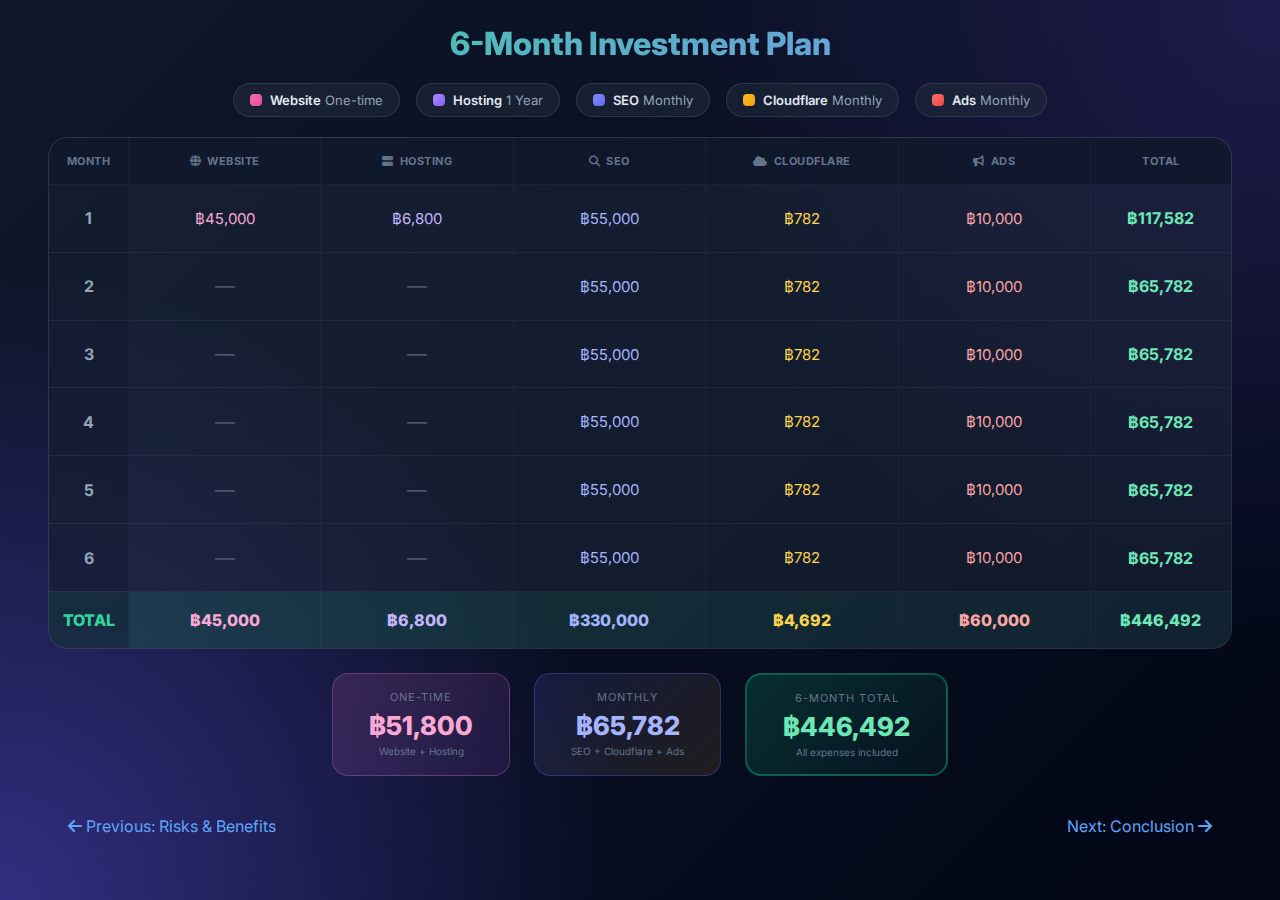
<file: 9.investment-roi.html>
<!DOCTYPE html>
<html lang="en">
<head>
    <meta charset="UTF-8">
    <meta name="viewport" content="width=device-width, initial-scale=1.0">
    <meta name="robots" content="noindex, nofollow">
    <title>Investment Plan | privatolifting.com</title>
    <link href="https://fonts.googleapis.com/css2?family=Inter:wght@300;400;500;600;700;800&display=swap" rel="stylesheet">
    <link rel="stylesheet" href="https://cdnjs.cloudflare.com/ajax/libs/font-awesome/6.4.0/css/all.min.css">
    <style>
        * {
            margin: 0;
            padding: 0;
            box-sizing: border-box;
        }

        html, body {
            height: 100%;
            overflow: hidden;
            font-family: 'Inter', system-ui, -apple-system, sans-serif;
            background: radial-gradient(circle at top right, #1e1b4b, transparent 40%),
                        radial-gradient(circle at bottom left, #312e81, transparent 40%),
                        linear-gradient(135deg, #0f172a 0%, #020617 100%);
            background-attachment: fixed;
            color: #f8fafc;
        }

        .container {
            height: 100vh;
            display: flex;
            flex-direction: column;
            padding: 24px 48px;
            box-sizing: border-box;
            max-width: 1400px;
            margin: 0 auto;
        }

        .page-title {
            text-align: center;
            margin-bottom: 20px;
        }

        .page-title h1 {
            font-size: 32px;
            font-weight: 800;
            background: linear-gradient(135deg, #34d399 0%, #818cf8 100%);
            -webkit-background-clip: text;
            -webkit-text-fill-color: transparent;
        }

        /* Expense Categories */
        .expense-legend {
            display: flex;
            justify-content: center;
            gap: 16px;
            margin-bottom: 20px;
            flex-wrap: wrap;
        }

        .legend-item {
            display: flex;
            align-items: center;
            gap: 8px;
            padding: 8px 16px;
            background: rgba(30, 41, 59, 0.6);
            border-radius: 20px;
            border: 1px solid rgba(255, 255, 255, 0.1);
        }

        .legend-dot {
            width: 12px;
            height: 12px;
            border-radius: 4px;
        }

        .legend-dot.website { background: linear-gradient(135deg, #f472b6, #ec4899); }
        .legend-dot.hosting { background: linear-gradient(135deg, #a78bfa, #8b5cf6); }
        .legend-dot.seo { background: linear-gradient(135deg, #818cf8, #6366f1); }
        .legend-dot.cloudflare { background: linear-gradient(135deg, #fbbf24, #f59e0b); }
        .legend-dot.ads { background: linear-gradient(135deg, #f87171, #ef4444); }

        .legend-text {
            font-size: 13px;
            color: #94a3b8;
        }

        .legend-text span {
            color: #e2e8f0;
            font-weight: 600;
        }

        /* Investment Table */
        .investment-table {
            background: rgba(30, 41, 59, 0.5);
            border: 1px solid rgba(255, 255, 255, 0.1);
            border-radius: 20px;
            overflow: hidden;
            flex: 1;
            display: flex;
            flex-direction: column;
        }

        .table-row {
            display: grid;
            grid-template-columns: 80px repeat(5, 1fr) 140px;
            border-bottom: 1px solid rgba(255, 255, 255, 0.05);
            flex: 1;
        }

        .table-row:last-child {
            border-bottom: none;
        }

        .table-row.header {
            background: rgba(15, 23, 42, 0.8);
            flex: 0 0 auto;
        }

        .table-row.header .table-cell {
            font-size: 11px;
            font-weight: 700;
            text-transform: uppercase;
            letter-spacing: 0.5px;
            color: #64748b;
            padding: 16px 8px;
        }

        .table-row.total-row {
            background: linear-gradient(135deg, rgba(16, 185, 129, 0.15), rgba(16, 185, 129, 0.05));
            flex: 0 0 auto;
        }

        .table-cell {
            padding: 12px 8px;
            display: flex;
            align-items: center;
            justify-content: center;
            border-right: 1px solid rgba(255, 255, 255, 0.03);
            font-size: 15px;
        }

        .table-cell:last-child {
            border-right: none;
        }

        .table-cell.month {
            font-weight: 700;
            color: #94a3b8;
            background: rgba(15, 23, 42, 0.4);
            font-size: 16px;
        }

        .table-cell.website { color: #f9a8d4; }
        .table-cell.hosting { color: #c4b5fd; }
        .table-cell.seo { color: #a5b4fc; }
        .table-cell.cloudflare { color: #fcd34d; }
        .table-cell.ads { color: #fca5a5; }
        .table-cell.total { color: #6ee7b7; font-weight: 700; font-size: 16px; }

        .table-cell .empty {
            color: #475569;
            font-size: 20px;
        }

        .table-row.total-row .table-cell {
            font-weight: 800;
            font-size: 16px;
            padding: 18px 8px;
        }

        .table-row.total-row .table-cell.month {
            color: #34d399;
        }

        /* Summary Section */
        .summary-section {
            display: flex;
            justify-content: center;
            gap: 24px;
            margin-top: 24px;
            flex-wrap: wrap;
        }

        .summary-card {
            padding: 16px 36px;
            border-radius: 16px;
            text-align: center;
            min-width: 160px;
        }

        .summary-card.onetime {
            background: linear-gradient(135deg, rgba(244, 114, 182, 0.15), rgba(168, 85, 247, 0.1));
            border: 1px solid rgba(244, 114, 182, 0.3);
        }

        .summary-card.monthly {
            background: linear-gradient(135deg, rgba(99, 102, 241, 0.15), rgba(251, 191, 36, 0.1));
            border: 1px solid rgba(99, 102, 241, 0.3);
        }

        .summary-card.grand {
            background: linear-gradient(135deg, rgba(16, 185, 129, 0.2), rgba(16, 185, 129, 0.05));
            border: 2px solid rgba(16, 185, 129, 0.4);
        }

        .summary-label {
            font-size: 11px;
            color: #64748b;
            text-transform: uppercase;
            letter-spacing: 1px;
            margin-bottom: 6px;
        }

        .summary-value {
            font-size: 26px;
            font-weight: 800;
        }

        .summary-card.onetime .summary-value { color: #f9a8d4; }
        .summary-card.monthly .summary-value { color: #a5b4fc; }
        .summary-card.grand .summary-value { color: #6ee7b7; }

        .summary-note {
            font-size: 10px;
            color: #64748b;
            margin-top: 4px;
        }

        @media (max-width: 1024px) {
            .container {
                padding: 24px 32px;
            }

            .table-row {
                grid-template-columns: 60px repeat(5, 1fr) 100px;
            }

            .summary-section {
                gap: 16px;
            }
        }

        @media (max-width: 768px) {
            html, body {
                height: auto;
                overflow: auto;
            }

            .container {
                height: auto;
                min-height: 100vh;
                padding: 20px 16px;
            }

            .page-title h1 {
                font-size: 24px;
            }

            .expense-legend {
                gap: 8px;
                justify-content: flex-start;
            }

            .legend-item {
                padding: 6px 10px;
            }

            .legend-text {
                font-size: 10px;
            }

            .investment-table {
                overflow-x: auto;
                -webkit-overflow-scrolling: touch;
            }

            .table-row {
                grid-template-columns: 50px repeat(5, 80px) 90px;
                min-width: 550px;
            }

            .table-cell {
                font-size: 11px;
                padding: 10px 6px;
            }

            .table-cell.month {
                font-size: 12px;
            }

            .table-cell.total {
                font-size: 12px;
            }

            .table-row.header .table-cell {
                font-size: 9px;
                padding: 12px 6px;
            }

            .table-row.total-row .table-cell {
                font-size: 12px;
                padding: 14px 6px;
            }

            .summary-section {
                flex-direction: column;
                gap: 12px;
                align-items: stretch;
            }

            .summary-card {
                padding: 14px 20px;
                min-width: auto;
                width: 100%;
            }

            .summary-value {
                font-size: 20px;
            }

            .summary-label {
                font-size: 10px;
            }

            .summary-note {
                font-size: 9px;
            }
        }

        @media (max-width: 480px) {
            .table-row {
                grid-template-columns: 40px repeat(5, 70px) 80px;
            }

            .table-cell {
                font-size: 10px;
            }
        }
    </style>
</head>
<body>
    <div class="container">
        <div class="page-title">
            <h1>6-Month Investment Plan</h1>
        </div>

        <!-- Expense Legend -->
        <div class="expense-legend">
            <div class="legend-item">
                <div class="legend-dot website"></div>
                <div class="legend-text"><span>Website</span> One-time</div>
            </div>
            <div class="legend-item">
                <div class="legend-dot hosting"></div>
                <div class="legend-text"><span>Hosting</span> 1 Year</div>
            </div>
            <div class="legend-item">
                <div class="legend-dot seo"></div>
                <div class="legend-text"><span>SEO</span> Monthly</div>
            </div>
            <div class="legend-item">
                <div class="legend-dot cloudflare"></div>
                <div class="legend-text"><span>Cloudflare</span> Monthly</div>
            </div>
            <div class="legend-item">
                <div class="legend-dot ads"></div>
                <div class="legend-text"><span>Ads</span> Monthly</div>
            </div>
        </div>

        <!-- Investment Table -->
        <div class="investment-table">
            <div class="table-row header">
                <div class="table-cell">Month</div>
                <div class="table-cell"><i class="fa-solid fa-globe" style="margin-right: 6px;"></i>Website</div>
                <div class="table-cell"><i class="fa-solid fa-server" style="margin-right: 6px;"></i>Hosting</div>
                <div class="table-cell"><i class="fa-solid fa-magnifying-glass" style="margin-right: 6px;"></i>SEO</div>
                <div class="table-cell"><i class="fa-solid fa-cloud" style="margin-right: 6px;"></i>Cloudflare</div>
                <div class="table-cell"><i class="fa-solid fa-bullhorn" style="margin-right: 6px;"></i>Ads</div>
                <div class="table-cell">Total</div>
            </div>
            <div class="table-row">
                <div class="table-cell month">1</div>
                <div class="table-cell website">฿45,000</div>
                <div class="table-cell hosting">฿6,800</div>
                <div class="table-cell seo">฿55,000</div>
                <div class="table-cell cloudflare">฿782</div>
                <div class="table-cell ads">฿10,000</div>
                <div class="table-cell total">฿117,582</div>
            </div>
            <div class="table-row">
                <div class="table-cell month">2</div>
                <div class="table-cell website"><span class="empty">—</span></div>
                <div class="table-cell hosting"><span class="empty">—</span></div>
                <div class="table-cell seo">฿55,000</div>
                <div class="table-cell cloudflare">฿782</div>
                <div class="table-cell ads">฿10,000</div>
                <div class="table-cell total">฿65,782</div>
            </div>
            <div class="table-row">
                <div class="table-cell month">3</div>
                <div class="table-cell website"><span class="empty">—</span></div>
                <div class="table-cell hosting"><span class="empty">—</span></div>
                <div class="table-cell seo">฿55,000</div>
                <div class="table-cell cloudflare">฿782</div>
                <div class="table-cell ads">฿10,000</div>
                <div class="table-cell total">฿65,782</div>
            </div>
            <div class="table-row">
                <div class="table-cell month">4</div>
                <div class="table-cell website"><span class="empty">—</span></div>
                <div class="table-cell hosting"><span class="empty">—</span></div>
                <div class="table-cell seo">฿55,000</div>
                <div class="table-cell cloudflare">฿782</div>
                <div class="table-cell ads">฿10,000</div>
                <div class="table-cell total">฿65,782</div>
            </div>
            <div class="table-row">
                <div class="table-cell month">5</div>
                <div class="table-cell website"><span class="empty">—</span></div>
                <div class="table-cell hosting"><span class="empty">—</span></div>
                <div class="table-cell seo">฿55,000</div>
                <div class="table-cell cloudflare">฿782</div>
                <div class="table-cell ads">฿10,000</div>
                <div class="table-cell total">฿65,782</div>
            </div>
            <div class="table-row">
                <div class="table-cell month">6</div>
                <div class="table-cell website"><span class="empty">—</span></div>
                <div class="table-cell hosting"><span class="empty">—</span></div>
                <div class="table-cell seo">฿55,000</div>
                <div class="table-cell cloudflare">฿782</div>
                <div class="table-cell ads">฿10,000</div>
                <div class="table-cell total">฿65,782</div>
            </div>
            <div class="table-row total-row">
                <div class="table-cell month">TOTAL</div>
                <div class="table-cell website">฿45,000</div>
                <div class="table-cell hosting">฿6,800</div>
                <div class="table-cell seo">฿330,000</div>
                <div class="table-cell cloudflare">฿4,692</div>
                <div class="table-cell ads">฿60,000</div>
                <div class="table-cell total">฿446,492</div>
            </div>
        </div>

        <!-- Summary Cards -->
        <div class="summary-section">
            <div class="summary-card onetime">
                <div class="summary-label">One-Time</div>
                <div class="summary-value">฿51,800</div>
                <div class="summary-note">Website + Hosting</div>
            </div>
            <div class="summary-card monthly">
                <div class="summary-label">Monthly</div>
                <div class="summary-value">฿65,782</div>
                <div class="summary-note">SEO + Cloudflare + Ads</div>
            </div>
            <div class="summary-card grand">
                <div class="summary-label">6-Month Total</div>
                <div class="summary-value">฿446,492</div>
                <div class="summary-note">All expenses included</div>
            </div>
        </div>

        <!-- Navigation Links -->
        <div style="display: flex; justify-content: space-between; margin: 40px 0; padding: 0 20px;">
            <a href="8.risks-benefits.html" style="color: #60a5fa; font-size: 16px; text-decoration: none;">
                <i class="fa-solid fa-arrow-left"></i> Previous: Risks & Benefits
            </a>
            <a href="conclusion.html" style="color: #60a5fa; font-size: 16px; text-decoration: none;">
                Next: Conclusion <i class="fa-solid fa-arrow-right"></i>
            </a>
        </div>
    </div>
</body>
</html>
</file>
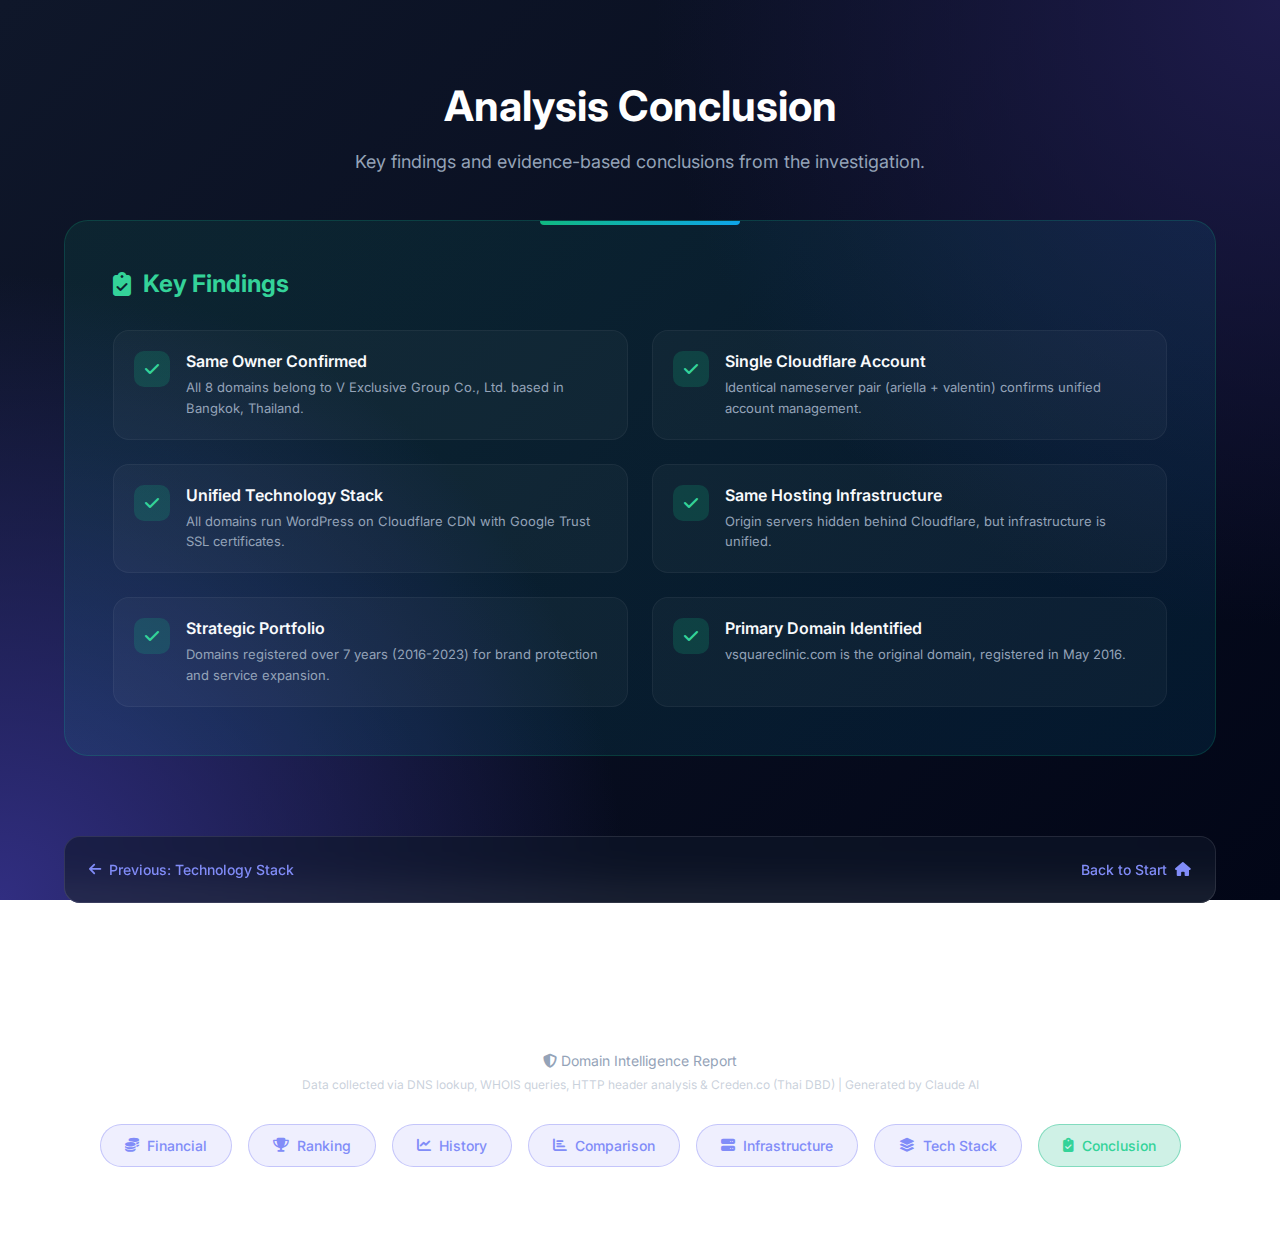
<file: conclusion.html>
<!DOCTYPE html>
<html lang="en">
<head>
    <meta charset="UTF-8">
    <meta name="viewport" content="width=device-width, initial-scale=1.0">
    <meta name="robots" content="noindex, nofollow">
    <title>Analysis Conclusion | VSquare Domain Intelligence</title>
    <link href="https://fonts.googleapis.com/css2?family=Inter:wght@300;400;500;600;700;800&display=swap" rel="stylesheet">
    <link rel="stylesheet" href="https://cdnjs.cloudflare.com/ajax/libs/font-awesome/6.4.0/css/all.min.css">
    <link rel="stylesheet" href="styles.css">
</head>
<body>
    <div class="container">
        <!-- Conclusion -->
        <section class="conclusion-section" style="opacity: 1;">
            <h2 class="section-title">Analysis Conclusion</h2>
            <p class="section-subtitle">Key findings and evidence-based conclusions from the investigation.</p>

            <div class="conclusion-card">
                <div class="conclusion-title">
                    <i class="fa-solid fa-clipboard-check"></i>
                    Key Findings
                </div>
                <div class="conclusion-grid">
                    <div class="conclusion-item">
                        <div class="check-icon"><i class="fa-solid fa-check"></i></div>
                        <div class="conclusion-text">
                            <h4>Same Owner Confirmed</h4>
                            <p>All 8 domains belong to V Exclusive Group Co., Ltd. based in Bangkok, Thailand.</p>
                        </div>
                    </div>
                    <div class="conclusion-item">
                        <div class="check-icon"><i class="fa-solid fa-check"></i></div>
                        <div class="conclusion-text">
                            <h4>Single Cloudflare Account</h4>
                            <p>Identical nameserver pair (ariella + valentin) confirms unified account management.</p>
                        </div>
                    </div>
                    <div class="conclusion-item">
                        <div class="check-icon"><i class="fa-solid fa-check"></i></div>
                        <div class="conclusion-text">
                            <h4>Unified Technology Stack</h4>
                            <p>All domains run WordPress on Cloudflare CDN with Google Trust SSL certificates.</p>
                        </div>
                    </div>
                    <div class="conclusion-item">
                        <div class="check-icon"><i class="fa-solid fa-check"></i></div>
                        <div class="conclusion-text">
                            <h4>Same Hosting Infrastructure</h4>
                            <p>Origin servers hidden behind Cloudflare, but infrastructure is unified.</p>
                        </div>
                    </div>
                    <div class="conclusion-item">
                        <div class="check-icon"><i class="fa-solid fa-check"></i></div>
                        <div class="conclusion-text">
                            <h4>Strategic Portfolio</h4>
                            <p>Domains registered over 7 years (2016-2023) for brand protection and service expansion.</p>
                        </div>
                    </div>
                    <div class="conclusion-item">
                        <div class="check-icon"><i class="fa-solid fa-check"></i></div>
                        <div class="conclusion-text">
                            <h4>Primary Domain Identified</h4>
                            <p>vsquareclinic.com is the original domain, registered in May 2016.</p>
                        </div>
                    </div>
                </div>
            </div>
        </section>

        <!-- Section Navigation -->
        <div class="section-nav">
            <a href="technology-stack.html">
                <i class="fa-solid fa-arrow-left"></i> Previous: Technology Stack
            </a>
            <a href="index.html">
                Back to Start <i class="fa-solid fa-home"></i>
            </a>
        </div>

        <!-- Footer -->
        <footer class="footer">
            <p class="footer-brand"><i class="fa-solid fa-shield-halved"></i> Domain Intelligence Report</p>
            <p class="footer-note">Data collected via DNS lookup, WHOIS queries, HTTP header analysis & Creden.co (Thai DBD) | Generated by Claude AI</p>

            <div class="nav-links">
                <a href="index.html" class="nav-link"><i class="fa-solid fa-coins"></i> Financial</a>
                <a href="traffic-ranking.html" class="nav-link"><i class="fa-solid fa-trophy"></i> Ranking</a>
                <a href="traffic-history.html" class="nav-link"><i class="fa-solid fa-chart-line"></i> History</a>
                <a href="traffic-comparison.html" class="nav-link"><i class="fa-solid fa-chart-bar"></i> Comparison</a>
                <a href="domain-infrastructure.html" class="nav-link"><i class="fa-solid fa-server"></i> Infrastructure</a>
                <a href="technology-stack.html" class="nav-link"><i class="fa-solid fa-layer-group"></i> Tech Stack</a>
                <a href="conclusion.html" class="nav-link" style="background: rgba(16, 185, 129, 0.2); border-color: rgba(16, 185, 129, 0.4); color: #34d399;"><i class="fa-solid fa-clipboard-check"></i> Conclusion</a>
            </div>
        </footer>
    </div>
</body>
</html>
</file>
<file: styles.css>
:root {
    --bg-start: #0f172a;
    --bg-end: #1e1b4b;
    --card-bg: rgba(30, 41, 59, 0.7);
    --card-border: rgba(148, 163, 184, 0.1);
    --primary: #6366f1;
    --primary-glow: rgba(99, 102, 241, 0.4);
    --secondary: #0ea5e9;
    --accent: #f59e0b;
    --text-main: #f8fafc;
    --text-muted: #94a3b8;
    --success: #10b981;
    --cloudflare: #f59e0b;
    --wordpress: #21759b;
    --warning: #f59e0b;
}

* {
    margin: 0;
    padding: 0;
    box-sizing: border-box;
}

body {
    font-family: 'Inter', system-ui, -apple-system, sans-serif;
    background: radial-gradient(circle at top right, #1e1b4b, transparent 40%),
                radial-gradient(circle at bottom left, #312e81, transparent 40%),
                linear-gradient(135deg, #0f172a 0%, #020617 100%);
    background-attachment: fixed;
    min-height: 100vh;
    color: var(--text-main);
    overflow-x: hidden;
}

.container {
    max-width: 1200px;
    margin: 0 auto;
    padding: 80px 24px;
}

/* Header */
.header {
    text-align: center;
    margin-bottom: 80px;
    animation: slideDown 0.8s ease-out;
    position: relative;
}

.header::after {
    content: '';
    position: absolute;
    top: 50%;
    left: 50%;
    transform: translate(-50%, -50%);
    width: 600px;
    height: 300px;
    background: radial-gradient(circle, rgba(99, 102, 241, 0.15) 0%, transparent 70%);
    z-index: -1;
    filter: blur(40px);
}

.phase-badge {
    display: inline-flex;
    align-items: center;
    gap: 8px;
    background: rgba(99, 102, 241, 0.1);
    border: 1px solid rgba(99, 102, 241, 0.3);
    padding: 8px 20px;
    border-radius: 100px;
    font-size: 13px;
    font-weight: 600;
    letter-spacing: 1.5px;
    text-transform: uppercase;
    color: #818cf8;
    margin-bottom: 32px;
    box-shadow: 0 0 20px rgba(99, 102, 241, 0.1);
}

.header h1 {
    font-size: 56px;
    font-weight: 800;
    margin-bottom: 24px;
    background: linear-gradient(135deg, #ffffff 0%, #cbd5e1 100%);
    -webkit-background-clip: text;
    -webkit-text-fill-color: transparent;
    letter-spacing: -1px;
    text-shadow: 0 10px 30px rgba(0,0,0,0.2);
}

.header p {
    font-size: 20px;
    color: var(--text-muted);
    max-width: 700px;
    margin: 0 auto;
    line-height: 1.6;
    font-weight: 300;
}

.report-date {
    margin-top: 16px;
    font-size: 14px;
    color: rgba(148, 163, 184, 0.6);
}

/* Summary Cards */
.summary-section {
    margin-bottom: 80px;
    animation: fadeIn 1s ease 0.1s forwards;
    opacity: 0;
}

.summary-grid {
    display: grid;
    grid-template-columns: repeat(4, 1fr);
    gap: 20px;
}

.summary-card {
    background: var(--card-bg);
    backdrop-filter: blur(12px);
    border: 1px solid var(--card-border);
    border-radius: 20px;
    padding: 28px 24px;
    text-align: center;
    transition: all 0.4s cubic-bezier(0.4, 0, 0.2, 1);
    position: relative;
    overflow: hidden;
}

.summary-card::before {
    content: '';
    position: absolute;
    top: 0;
    left: 0;
    width: 100%;
    height: 100%;
    background: linear-gradient(180deg, rgba(255,255,255,0.05) 0%, transparent 100%);
    opacity: 0;
    transition: opacity 0.4s;
}

.summary-card:hover {
    transform: translateY(-4px);
    border-color: rgba(255,255,255,0.2);
}

.summary-card:hover::before {
    opacity: 1;
}

.summary-icon {
    width: 56px;
    height: 56px;
    margin: 0 auto 16px;
    border-radius: 14px;
    display: flex;
    align-items: center;
    justify-content: center;
    font-size: 24px;
}

.summary-card:nth-child(1) .summary-icon {
    background: linear-gradient(135deg, rgba(99, 102, 241, 0.2), rgba(79, 70, 229, 0.1));
    color: #818cf8;
}

.summary-card:nth-child(2) .summary-icon {
    background: linear-gradient(135deg, rgba(245, 158, 11, 0.2), rgba(217, 119, 6, 0.1));
    color: #fbbf24;
}

.summary-card:nth-child(3) .summary-icon {
    background: linear-gradient(135deg, rgba(16, 185, 129, 0.2), rgba(5, 150, 105, 0.1));
    color: #34d399;
}

.summary-card:nth-child(4) .summary-icon {
    background: linear-gradient(135deg, rgba(14, 165, 233, 0.2), rgba(2, 132, 199, 0.1));
    color: #38bdf8;
}

.summary-value {
    font-size: 36px;
    font-weight: 700;
    margin-bottom: 8px;
    background: linear-gradient(135deg, #ffffff 0%, #94a3b8 100%);
    -webkit-background-clip: text;
    -webkit-text-fill-color: transparent;
}

.summary-label {
    font-size: 13px;
    color: var(--text-muted);
    text-transform: uppercase;
    letter-spacing: 1px;
}

/* Owner Section */
.owner-section {
    margin-bottom: 80px;
    animation: fadeIn 1s ease 0.15s forwards;
    opacity: 0;
}

.section-title {
    text-align: center;
    font-size: 42px;
    font-weight: 700;
    margin-bottom: 20px;
    color: white;
}

.section-subtitle {
    text-align: center;
    color: var(--text-muted);
    margin-bottom: 48px;
    font-size: 18px;
    max-width: 600px;
    margin-left: auto;
    margin-right: auto;
}

.owner-card {
    background: linear-gradient(135deg, rgba(99, 102, 241, 0.1) 0%, rgba(139, 92, 246, 0.1) 100%);
    backdrop-filter: blur(20px);
    border: 1px solid rgba(99, 102, 241, 0.2);
    border-radius: 24px;
    padding: 48px;
    text-align: center;
    max-width: 700px;
    margin: 0 auto;
    position: relative;
    overflow: hidden;
}

.owner-card::before {
    content: '';
    position: absolute;
    top: 0;
    left: 50%;
    transform: translateX(-50%);
    width: 200px;
    height: 4px;
    background: linear-gradient(90deg, #6366f1, #a78bfa);
    border-radius: 0 0 4px 4px;
}

.owner-icon {
    width: 80px;
    height: 80px;
    margin: 0 auto 24px;
    background: linear-gradient(135deg, rgba(99, 102, 241, 0.3), rgba(139, 92, 246, 0.2));
    border-radius: 20px;
    display: flex;
    align-items: center;
    justify-content: center;
    font-size: 36px;
    color: #a78bfa;
}

.owner-name-th {
    font-size: 28px;
    font-weight: 700;
    color: white;
    margin-bottom: 8px;
}

.owner-name-en {
    font-size: 18px;
    color: #a78bfa;
    margin-bottom: 24px;
}

.owner-location {
    display: inline-flex;
    align-items: center;
    gap: 8px;
    background: rgba(255, 255, 255, 0.05);
    padding: 10px 20px;
    border-radius: 100px;
    font-size: 14px;
    color: var(--text-muted);
}

.owner-location i {
    color: #f87171;
}

/* DNS Section */
.dns-section {
    margin-bottom: 80px;
    animation: fadeIn 1s ease 0.2s forwards;
    opacity: 0;
}

.table-container {
    background: rgba(15, 23, 42, 0.6);
    backdrop-filter: blur(20px);
    border: 1px solid rgba(255, 255, 255, 0.1);
    border-radius: 20px;
    overflow: hidden;
}

table {
    width: 100%;
    border-collapse: collapse;
}

th {
    background: rgba(99, 102, 241, 0.1);
    padding: 16px 20px;
    text-align: left;
    font-size: 12px;
    font-weight: 600;
    text-transform: uppercase;
    letter-spacing: 1.5px;
    color: #818cf8;
    border-bottom: 1px solid rgba(255, 255, 255, 0.1);
}

td {
    padding: 16px 20px;
    font-size: 14px;
    color: var(--text-main);
    border-bottom: 1px solid rgba(255, 255, 255, 0.05);
}

tr:last-child td {
    border-bottom: none;
}

tr:hover {
    background: rgba(255, 255, 255, 0.02);
}

.ip-mono {
    font-family: 'Menlo', 'Monaco', monospace;
    font-size: 12px;
    color: #67e8f9;
    line-height: 1.8;
}

.badge {
    display: inline-flex;
    align-items: center;
    gap: 6px;
    padding: 6px 12px;
    border-radius: 100px;
    font-size: 11px;
    font-weight: 600;
}

.badge-cloudflare {
    background: rgba(245, 158, 11, 0.15);
    color: #fbbf24;
    border: 1px solid rgba(245, 158, 11, 0.3);
}

.badge-wordpress {
    background: rgba(33, 117, 155, 0.15);
    color: #38bdf8;
    border: 1px solid rgba(33, 117, 155, 0.3);
}

.badge-elementor {
    background: rgba(146, 0, 255, 0.15);
    color: #c084fc;
    border: 1px solid rgba(146, 0, 255, 0.3);
}

.badge-success {
    background: rgba(16, 185, 129, 0.15);
    color: #34d399;
    border: 1px solid rgba(16, 185, 129, 0.3);
}

.badge-warning {
    background: rgba(245, 158, 11, 0.15);
    color: #fbbf24;
    border: 1px solid rgba(245, 158, 11, 0.3);
}

.ns-highlight {
    background: rgba(16, 185, 129, 0.1);
    border: 1px solid rgba(16, 185, 129, 0.2);
    border-radius: 16px;
    padding: 24px;
    margin-top: 24px;
    display: flex;
    align-items: flex-start;
    gap: 16px;
}

.ns-highlight-icon {
    width: 48px;
    height: 48px;
    min-width: 48px;
    background: rgba(16, 185, 129, 0.2);
    border-radius: 12px;
    display: flex;
    align-items: center;
    justify-content: center;
    color: #34d399;
    font-size: 20px;
}

.ns-highlight-content h4 {
    font-size: 16px;
    font-weight: 600;
    color: #34d399;
    margin-bottom: 8px;
}

.ns-highlight-content code {
    display: block;
    font-family: 'Menlo', 'Monaco', monospace;
    font-size: 13px;
    color: #86efac;
    margin-bottom: 4px;
}

.ns-highlight-content p {
    font-size: 13px;
    color: var(--text-muted);
    margin-top: 12px;
}

/* Timeline Section */
.timeline-section {
    margin-bottom: 80px;
    animation: fadeIn 1s ease 0.3s forwards;
    opacity: 0;
}

.timeline-grid {
    display: grid;
    grid-template-columns: 1fr 1fr;
    gap: 40px;
}

.timeline-table {
    background: rgba(15, 23, 42, 0.6);
    backdrop-filter: blur(20px);
    border: 1px solid rgba(255, 255, 255, 0.1);
    border-radius: 20px;
    overflow: hidden;
}

.timeline-visual {
    background: rgba(15, 23, 42, 0.6);
    backdrop-filter: blur(20px);
    border: 1px solid rgba(255, 255, 255, 0.1);
    border-radius: 20px;
    padding: 32px;
}

.timeline-visual h4 {
    font-size: 14px;
    color: var(--text-muted);
    margin-bottom: 32px;
    display: flex;
    align-items: center;
    gap: 10px;
}

.timeline {
    position: relative;
    padding-left: 100px;
}

.timeline::before {
    content: '';
    position: absolute;
    left: 40px;
    top: 0;
    bottom: 0;
    width: 3px;
    background: linear-gradient(180deg, #6366f1, #a78bfa, #38bdf8);
    border-radius: 3px;
}

.timeline-item {
    position: relative;
    margin-bottom: 32px;
}

.timeline-item:last-child {
    margin-bottom: 0;
}

.timeline-year {
    position: absolute;
    left: -100px;
    width: 60px;
    text-align: right;
    font-size: 16px;
    font-weight: 700;
    color: #818cf8;
}

.timeline-dot {
    position: absolute;
    left: -61px;
    top: 4px;
    width: 14px;
    height: 14px;
    background: #6366f1;
    border-radius: 50%;
    border: 3px solid #0f172a;
    box-shadow: 0 0 10px rgba(99, 102, 241, 0.5);
}

.timeline-content {
    background: rgba(255, 255, 255, 0.03);
    border: 1px solid rgba(255, 255, 255, 0.08);
    border-radius: 12px;
    padding: 16px 20px;
}

.timeline-domain {
    font-weight: 600;
    color: white;
    margin-bottom: 4px;
}

.timeline-desc {
    font-size: 13px;
    color: var(--text-muted);
}

.age-badge {
    font-size: 11px;
    padding: 4px 10px;
    border-radius: 100px;
    background: rgba(16, 185, 129, 0.15);
    color: #34d399;
    border: 1px solid rgba(16, 185, 129, 0.3);
}

/* Tech Stack Section */
.tech-section {
    margin-bottom: 80px;
    animation: fadeIn 1s ease 0.35s forwards;
    opacity: 0;
}

.tech-grid {
    display: grid;
    grid-template-columns: 1fr 1fr;
    gap: 24px;
}

.tech-card {
    background: linear-gradient(135deg, rgba(30, 41, 59, 0.8) 0%, rgba(30, 41, 59, 0.4) 100%);
    backdrop-filter: blur(10px);
    border-radius: 20px;
    padding: 32px;
    display: flex;
    align-items: flex-start;
    gap: 24px;
    position: relative;
    overflow: hidden;
    transition: all 0.3s ease;
}

.tech-card:hover {
    transform: translateY(-4px);
}

.tech-card.cloudflare {
    border: 1px solid rgba(245, 158, 11, 0.2);
}

.tech-card.cloudflare::before {
    content: '';
    position: absolute;
    left: 0;
    top: 0;
    bottom: 0;
    width: 4px;
    background: #f59e0b;
}

.tech-card.wordpress {
    border: 1px solid rgba(33, 117, 155, 0.2);
}

.tech-card.wordpress::before {
    content: '';
    position: absolute;
    left: 0;
    top: 0;
    bottom: 0;
    width: 4px;
    background: #0ea5e9;
}

.tech-icon {
    width: 64px;
    height: 64px;
    min-width: 64px;
    border-radius: 16px;
    display: flex;
    align-items: center;
    justify-content: center;
    font-size: 28px;
}

.tech-card.cloudflare .tech-icon {
    background: linear-gradient(135deg, rgba(245, 158, 11, 0.2), rgba(217, 119, 6, 0.1));
    color: #fbbf24;
}

.tech-card.wordpress .tech-icon {
    background: linear-gradient(135deg, rgba(14, 165, 233, 0.2), rgba(2, 132, 199, 0.1));
    color: #38bdf8;
}

.tech-info h3 {
    font-size: 20px;
    margin-bottom: 8px;
    font-weight: 700;
}

.tech-card.cloudflare .tech-info h3 { color: #fbbf24; }
.tech-card.wordpress .tech-info h3 { color: #38bdf8; }

.tech-info p {
    font-size: 14px;
    color: var(--text-muted);
    line-height: 1.6;
    margin-bottom: 16px;
}

.tech-features {
    display: flex;
    flex-wrap: wrap;
    gap: 8px;
}

.feature-tag {
    font-size: 11px;
    padding: 4px 10px;
    border-radius: 100px;
    background: rgba(255,255,255,0.05);
    color: var(--text-muted);
    border: 1px solid rgba(255,255,255,0.08);
}

/* Conclusion Section */
.conclusion-section {
    margin-bottom: 80px;
    animation: fadeIn 1s ease 0.4s forwards;
    opacity: 0;
}

.conclusion-card {
    background: linear-gradient(135deg, rgba(16, 185, 129, 0.1) 0%, rgba(14, 165, 233, 0.1) 100%);
    border: 1px solid rgba(16, 185, 129, 0.2);
    border-radius: 24px;
    padding: 48px;
    position: relative;
    overflow: hidden;
}

.conclusion-card::before {
    content: '';
    position: absolute;
    top: 0;
    left: 50%;
    transform: translateX(-50%);
    width: 200px;
    height: 4px;
    background: linear-gradient(90deg, #10b981, #0ea5e9);
    border-radius: 0 0 4px 4px;
}

.conclusion-title {
    font-size: 24px;
    font-weight: 700;
    color: #34d399;
    margin-bottom: 32px;
    display: flex;
    align-items: center;
    gap: 12px;
}

.conclusion-grid {
    display: grid;
    grid-template-columns: repeat(2, 1fr);
    gap: 24px;
}

.conclusion-item {
    display: flex;
    align-items: flex-start;
    gap: 16px;
    padding: 20px;
    background: rgba(255,255,255,0.03);
    border-radius: 16px;
    border: 1px solid rgba(255,255,255,0.05);
    transition: background 0.3s;
}

.conclusion-item:hover {
    background: rgba(255,255,255,0.05);
}

.check-icon {
    width: 36px;
    height: 36px;
    min-width: 36px;
    background: rgba(16, 185, 129, 0.2);
    border-radius: 10px;
    display: flex;
    align-items: center;
    justify-content: center;
    color: #34d399;
    font-size: 16px;
}

.conclusion-text h4 {
    font-size: 16px;
    font-weight: 600;
    margin-bottom: 6px;
    color: var(--text-main);
}

.conclusion-text p {
    color: var(--text-muted);
    font-size: 13px;
    line-height: 1.6;
}

/* WHOIS Section */
.whois-section {
    margin-bottom: 80px;
    animation: fadeIn 1s ease 0.25s forwards;
    opacity: 0;
}

/* Footer */
.footer {
    margin-top: 100px;
    text-align: center;
    border-top: 1px solid rgba(255,255,255,0.05);
    padding-top: 48px;
}

.footer-brand {
    font-size: 14px;
    color: var(--text-muted);
    margin-bottom: 8px;
}

.footer-note {
    font-size: 12px;
    color: rgba(148, 163, 184, 0.5);
}

/* Navigation Links */
.nav-links {
    display: flex;
    justify-content: center;
    gap: 16px;
    margin-top: 32px;
    flex-wrap: wrap;
}

.nav-link {
    display: inline-flex;
    align-items: center;
    gap: 8px;
    padding: 12px 24px;
    background: rgba(99, 102, 241, 0.1);
    border: 1px solid rgba(99, 102, 241, 0.3);
    border-radius: 100px;
    color: #818cf8;
    text-decoration: none;
    font-size: 14px;
    font-weight: 500;
    transition: all 0.3s ease;
}

.nav-link:hover {
    background: rgba(99, 102, 241, 0.2);
    border-color: rgba(99, 102, 241, 0.5);
    transform: translateY(-2px);
}

.nav-link.next {
    background: linear-gradient(135deg, rgba(99, 102, 241, 0.2), rgba(139, 92, 246, 0.2));
    border-color: rgba(139, 92, 246, 0.4);
    color: #a78bfa;
}

.nav-link.prev {
    background: rgba(148, 163, 184, 0.1);
    border-color: rgba(148, 163, 184, 0.3);
    color: #94a3b8;
}

/* Section Navigation */
.section-nav {
    display: flex;
    justify-content: space-between;
    align-items: center;
    margin-top: 60px;
    padding: 24px;
    background: rgba(15, 23, 42, 0.6);
    backdrop-filter: blur(20px);
    border: 1px solid rgba(255, 255, 255, 0.1);
    border-radius: 16px;
}

.section-nav a {
    display: inline-flex;
    align-items: center;
    gap: 8px;
    color: #818cf8;
    text-decoration: none;
    font-size: 14px;
    font-weight: 500;
    transition: color 0.3s;
}

.section-nav a:hover {
    color: #a78bfa;
}

.section-nav .section-title-small {
    font-size: 12px;
    color: var(--text-muted);
    text-transform: uppercase;
    letter-spacing: 1px;
}

/* Animations */
@keyframes slideDown {
    from { transform: translateY(-30px); opacity: 0; }
    to { transform: translateY(0); opacity: 1; }
}

@keyframes fadeIn {
    from { transform: translateY(20px); opacity: 0; }
    to { transform: translateY(0); opacity: 1; }
}

@keyframes pulse {
    0%, 100% { opacity: 0.5; transform: scale(1); }
    50% { opacity: 0.8; transform: scale(1.1); }
}

@keyframes shimmer {
    0%, 100% { filter: brightness(1); }
    50% { filter: brightness(1.2); }
}

@keyframes countUp {
    from { opacity: 0; transform: translateY(20px); }
    to { opacity: 1; transform: translateY(0); }
}

/* Responsive */
@media (max-width: 1024px) {
    .summary-grid { grid-template-columns: repeat(2, 1fr); }
    .timeline-grid { grid-template-columns: 1fr; }
    .tech-grid { grid-template-columns: 1fr; }
    .conclusion-grid { grid-template-columns: 1fr; }
}

@media (max-width: 768px) {
    .header h1 { font-size: 36px; }
    .section-title { font-size: 32px; }
    .summary-grid { grid-template-columns: 1fr 1fr; }
    .owner-card { padding: 32px 24px; }
    .owner-name-th { font-size: 22px; }
    table { font-size: 12px; }
    th, td { padding: 12px; }
    .section-nav { flex-direction: column; gap: 16px; }
}

/* Hero Financial Section Responsive */
@media (max-width: 900px) {
    .header [style*="grid-template-columns: repeat(4"] {
        grid-template-columns: repeat(2, 1fr) !important;
    }
}

@media (max-width: 600px) {
    .header [style*="font-size: 72px"] {
        font-size: 42px !important;
    }
    .header [style*="grid-template-columns: repeat(4"] {
        grid-template-columns: 1fr 1fr !important;
        gap: 8px !important;
    }
    .header [style*="font-size: 32px"] {
        font-size: 24px !important;
    }
    .header [style*="padding: 48px"] {
        padding: 24px !important;
    }
}
</file>
